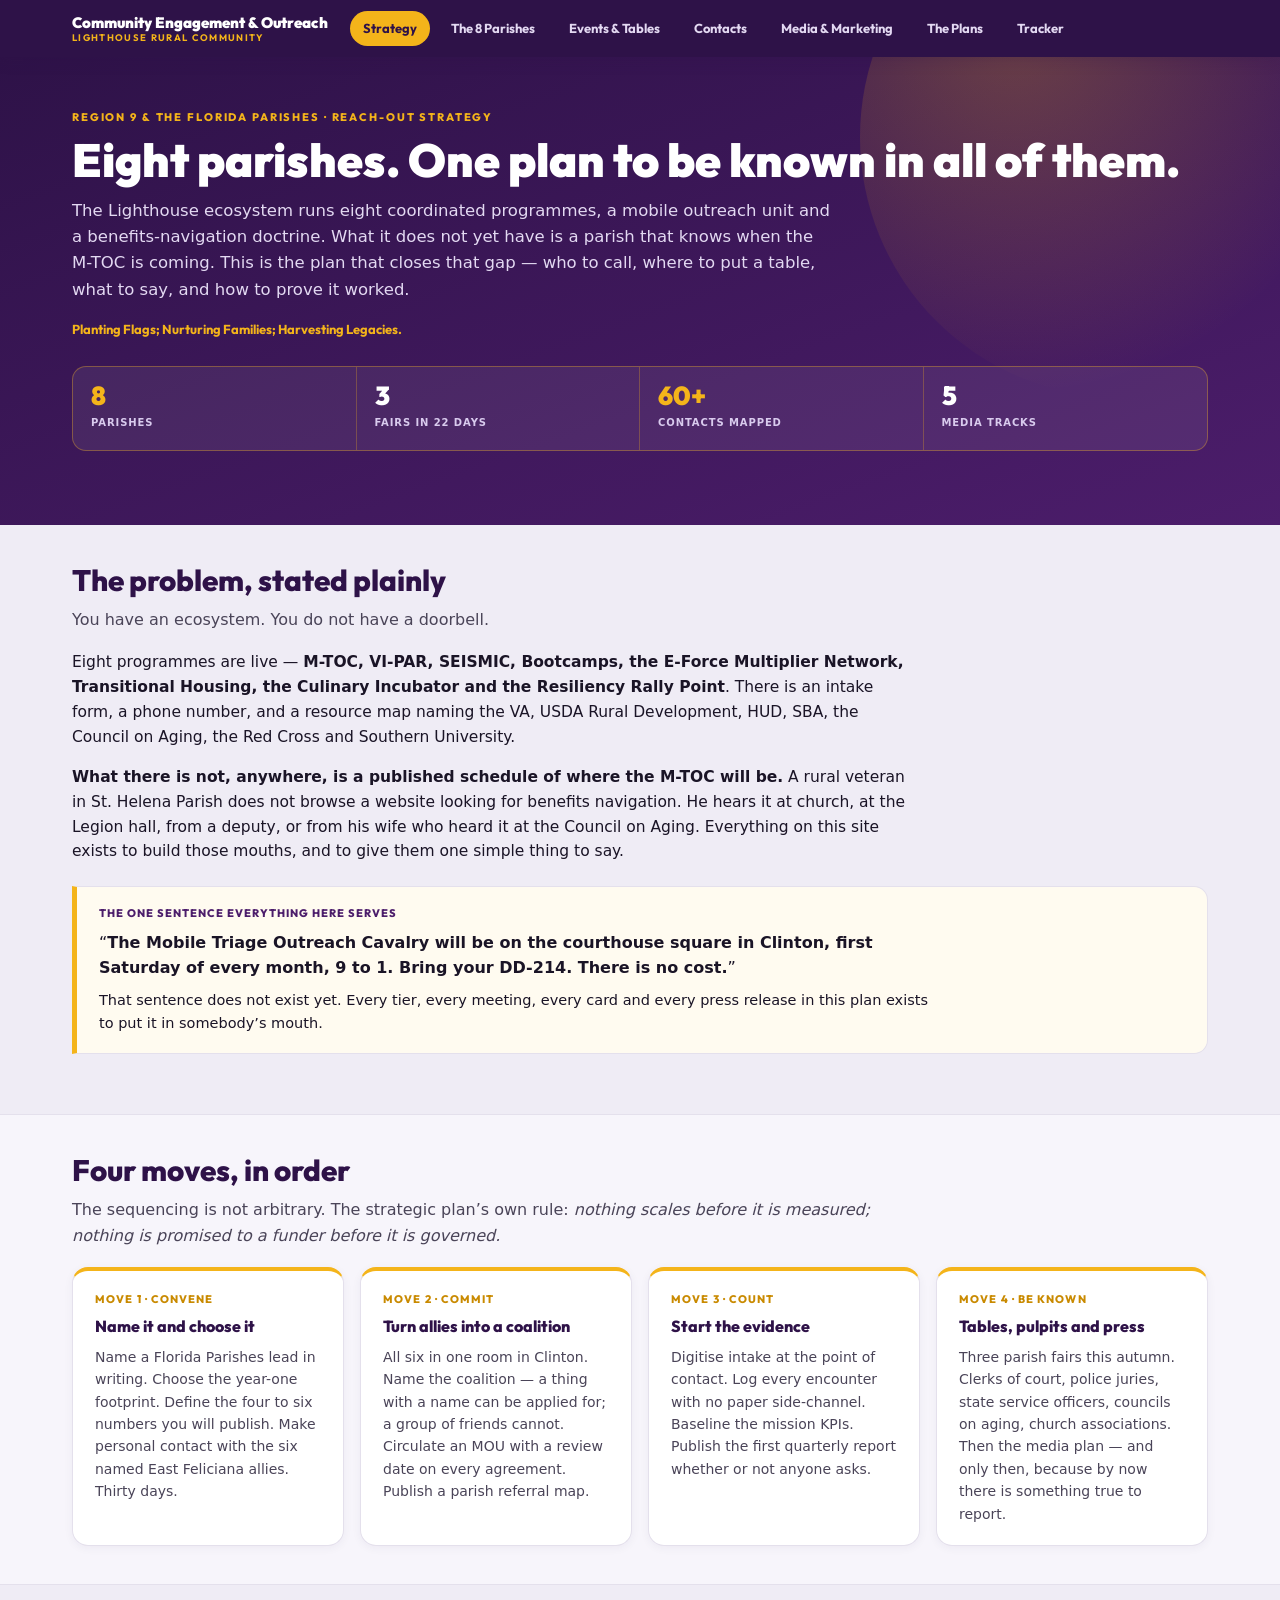
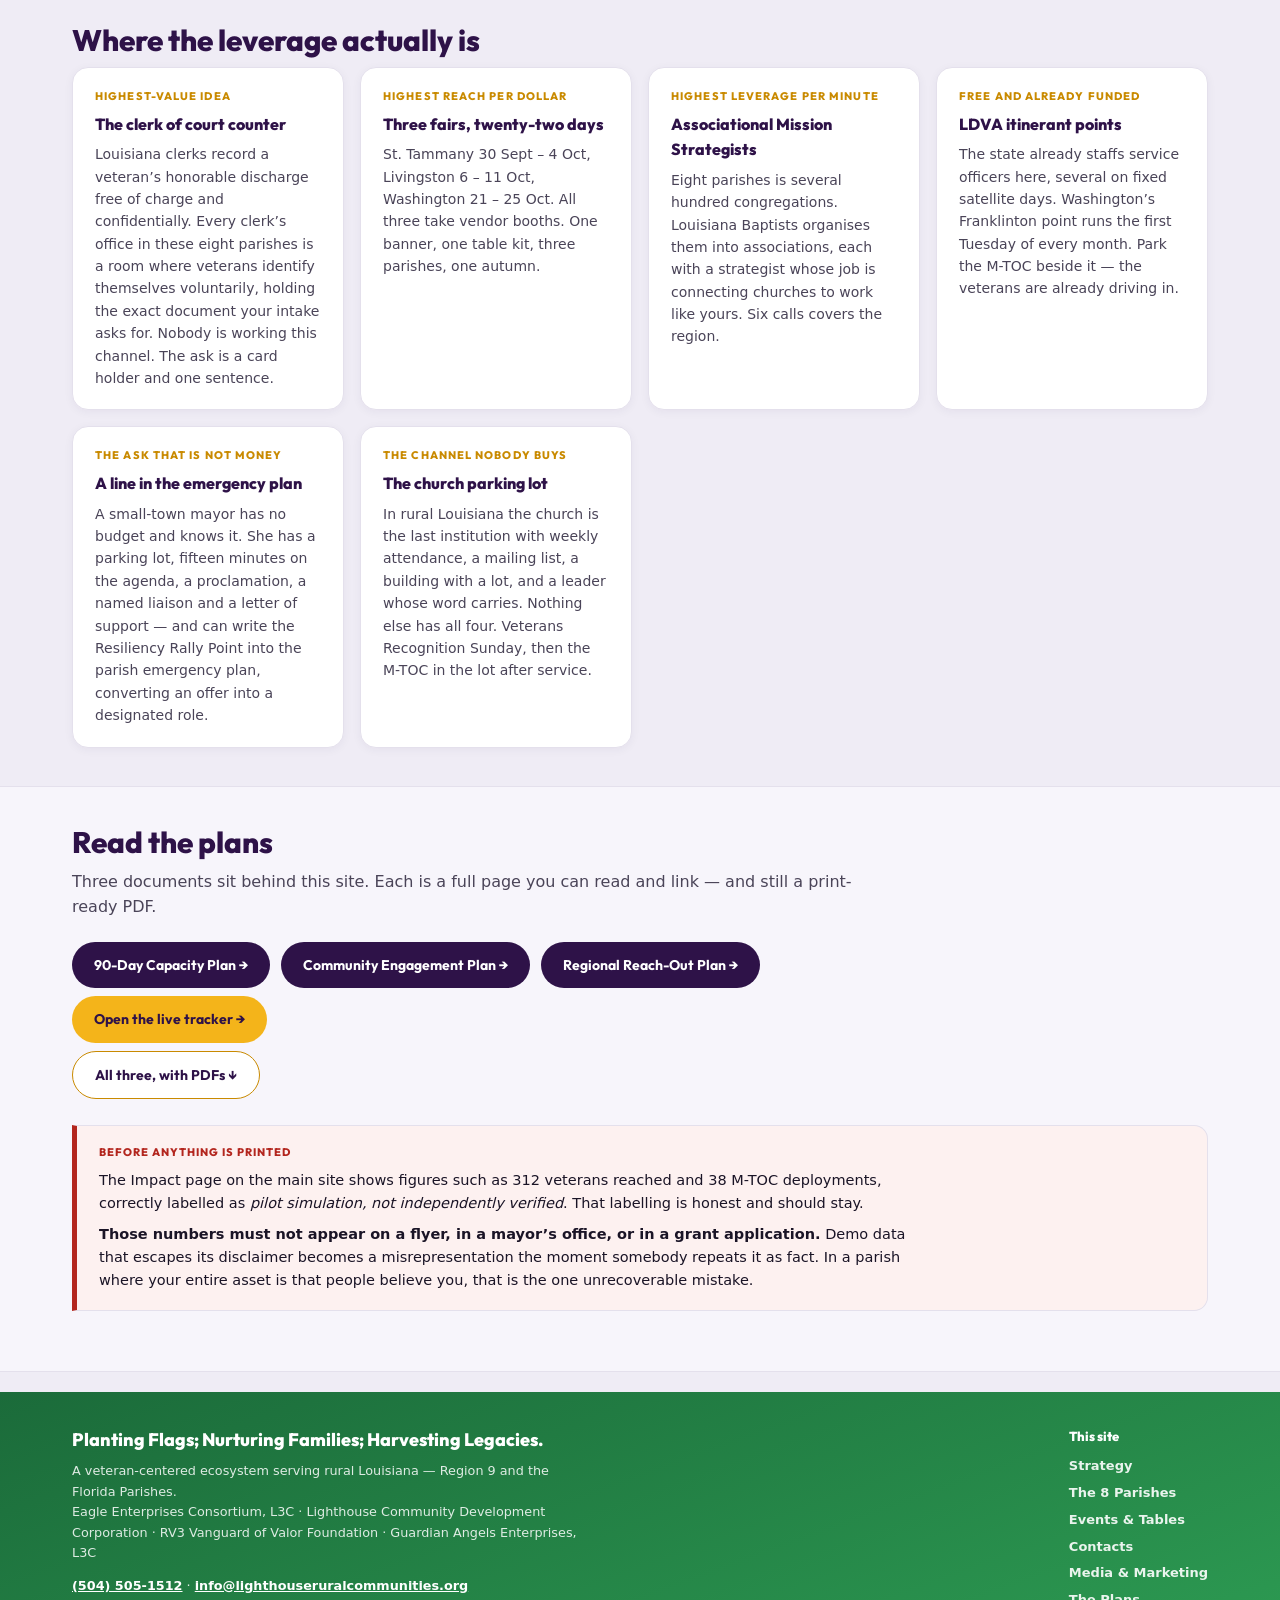
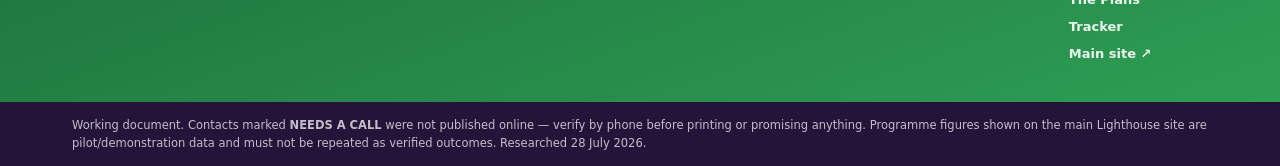
<file: index.html>
<!DOCTYPE html>
<html lang="en"><head>
<meta charset="utf-8"><meta name="viewport" content="width=device-width, initial-scale=1">
<title>Community Engagement &amp; Outreach · Lighthouse Rural Community</title>
<meta name="description" content="Reach-out strategy, event calendar, contact directory, media plan and live tracker for Louisiana Region 9 and the Florida Parishes.">
<link rel="stylesheet" href="css/site.css">
</head><body>
<nav class="nav"><div class="wrap">
  <a class="brand" href="index.html">Community Engagement &amp; Outreach<span>Lighthouse Rural Community</span></a>
  <a class="l on" href="index.html">Strategy</a><a class="l" href="parishes.html">The 8 Parishes</a><a class="l" href="events.html">Events & Tables</a><a class="l" href="contacts.html">Contacts</a><a class="l" href="media.html">Media & Marketing</a><a class="l" href="plans.html">The Plans</a><a class="l" href="tracker.html">Tracker</a>
</div></nav>
<header class="hero"><div class="wrap"><div class="kick">Region 9 &amp; the Florida Parishes &middot; Reach-Out Strategy</div><h1>Eight parishes. One plan to be known in all of them.</h1><p>The Lighthouse ecosystem runs eight coordinated programmes, a mobile outreach unit and a benefits-navigation doctrine. What it does not yet have is a parish that knows when the M-TOC is coming. This is the plan that closes that gap &mdash; who to call, where to put a table, what to say, and how to prove it worked.</p><div class="tag">Planting Flags; Nurturing Families; Harvesting Legacies.</div><div class="stats" style="margin-top:26px;background:rgba(255,255,255,.07);border-color:rgba(244,180,26,.35)"><div style="border-color:rgba(244,180,26,.28)"><b style="color:#F4B41A">8</b><span style="color:#D9CBEE">Parishes</span></div><div style="border-color:rgba(244,180,26,.28)"><b style="color:#fff">3</b><span style="color:#D9CBEE">Fairs in 22 days</span></div><div style="border-color:rgba(244,180,26,.28)"><b style="color:#F4B41A">60+</b><span style="color:#D9CBEE">Contacts mapped</span></div><div style="border-color:rgba(244,180,26,.28)"><b style="color:#fff">5</b><span style="color:#D9CBEE">Media tracks</span></div></div></div></header>
<section class=""><div class="wrap">
<h2>The problem, stated plainly</h2>
<p class="lead">You have an ecosystem. You do not have a doorbell.</p>
<p>Eight programmes are live &mdash; <b>M-TOC, VI-PAR, SEISMIC, Bootcamps, the E-Force Multiplier Network,
Transitional Housing, the Culinary Incubator and the Resiliency Rally Point</b>. There is an intake form, a
phone number, and a resource map naming the VA, USDA Rural Development, HUD, SBA, the Council on Aging, the
Red Cross and Southern University.</p>
<p><b>What there is not, anywhere, is a published schedule of where the M-TOC will be.</b> A rural veteran in
St. Helena Parish does not browse a website looking for benefits navigation. He hears it at church, at the
Legion hall, from a deputy, or from his wife who heard it at the Council on Aging. Everything on this site
exists to build those mouths, and to give them one simple thing to say.</p>
<div class="callout"><div class="k">The one sentence everything here serves</div><p style='font-size:16px'>&ldquo;<b>The Mobile Triage Outreach Cavalry will be on the courthouse square in Clinton, first Saturday of every month, 9 to 1. Bring your DD-214. There is no cost.</b>&rdquo;</p><p>That sentence does not exist yet. Every tier, every meeting, every card and every press release in this plan exists to put it in somebody&rsquo;s mouth.</p></div>
</div></section><section class="alt"><div class="wrap">
<h2>Four moves, in order</h2>
<p class="lead">The sequencing is not arbitrary. The strategic plan&rsquo;s own rule: <i>nothing scales before it is
measured; nothing is promised to a funder before it is governed.</i></p>
<div class="grid"><div class="card gold"><div class="num">Move 1 &middot; Convene</div><h4>Name it and choose it</h4><p>Name a Florida Parishes lead in writing. Choose the year-one footprint. Define the four to six numbers you will publish. Make personal contact with the six named East Feliciana allies. Thirty days.</p></div><div class="card gold"><div class="num">Move 2 &middot; Commit</div><h4>Turn allies into a coalition</h4><p>All six in one room in Clinton. Name the coalition &mdash; a thing with a name can be applied for; a group of friends cannot. Circulate an MOU with a review date on every agreement. Publish a parish referral map.</p></div><div class="card gold"><div class="num">Move 3 &middot; Count</div><h4>Start the evidence</h4><p>Digitise intake at the point of contact. Log every encounter with no paper side-channel. Baseline the mission KPIs. Publish the first quarterly report whether or not anyone asks.</p></div><div class="card gold"><div class="num">Move 4 &middot; Be known</div><h4>Tables, pulpits and press</h4><p>Three parish fairs this autumn. Clerks of court, police juries, state service officers, councils on aging, church associations. Then the media plan &mdash; and only then, because by now there is something true to report.</p></div></div>
</div></section><section class=""><div class="wrap">
<h2>Where the leverage actually is</h2>
<div class="grid"><div class="card "><div class="num">Highest-value idea</div><h4>The clerk of court counter</h4><p>Louisiana clerks record a veteran&rsquo;s honorable discharge free of charge and confidentially. Every clerk&rsquo;s office in these eight parishes is a room where veterans identify themselves voluntarily, holding the exact document your intake asks for. Nobody is working this channel. The ask is a card holder and one sentence.</p></div><div class="card "><div class="num">Highest reach per dollar</div><h4>Three fairs, twenty-two days</h4><p>St. Tammany 30 Sept &ndash; 4 Oct, Livingston 6 &ndash; 11 Oct, Washington 21 &ndash; 25 Oct. All three take vendor booths. One banner, one table kit, three parishes, one autumn.</p></div><div class="card "><div class="num">Highest leverage per minute</div><h4>Associational Mission Strategists</h4><p>Eight parishes is several hundred congregations. Louisiana Baptists organises them into associations, each with a strategist whose job is connecting churches to work like yours. Six calls covers the region.</p></div><div class="card "><div class="num">Free and already funded</div><h4>LDVA itinerant points</h4><p>The state already staffs service officers here, several on fixed satellite days. Washington&rsquo;s Franklinton point runs the first Tuesday of every month. Park the M-TOC beside it &mdash; the veterans are already driving in.</p></div><div class="card "><div class="num">The ask that is not money</div><h4>A line in the emergency plan</h4><p>A small-town mayor has no budget and knows it. She has a parking lot, fifteen minutes on the agenda, a proclamation, a named liaison and a letter of support &mdash; and can write the Resiliency Rally Point into the parish emergency plan, converting an offer into a designated role.</p></div><div class="card "><div class="num">The channel nobody buys</div><h4>The church parking lot</h4><p>In rural Louisiana the church is the last institution with weekly attendance, a mailing list, a building with a lot, and a leader whose word carries. Nothing else has all four. Veterans Recognition Sunday, then the M-TOC in the lot after service.</p></div></div>
</div></section><section class="alt"><div class="wrap">
<h2>Read the plans</h2>
<p class="lead">Three documents sit behind this site. Each is a full page you can read and link &mdash; and still a print-ready PDF.</p>
<p>
<a class="btn" href="plan-90-day.html">90-Day Capacity Plan &rarr;</a>
<a class="btn" href="plan-engagement.html">Community Engagement Plan &rarr;</a>
<a class="btn" href="plan-regional.html">Regional Reach-Out Plan &rarr;</a>
<a class="btn gold" href="tracker.html">Open the live tracker &rarr;</a>
<br><a class="btn alt" href="plans.html">All three, with PDFs &darr;</a>
</p>
<div class="callout warn"><div class="k">Before anything is printed</div><p>The Impact page on the main site shows figures such as 312 veterans reached and 38 M-TOC deployments, correctly labelled as <i>pilot simulation, not independently verified</i>. That labelling is honest and should stay.</p><p><b>Those numbers must not appear on a flyer, in a mayor&rsquo;s office, or in a grant application.</b> Demo data that escapes its disclaimer becomes a misrepresentation the moment somebody repeats it as fact. In a parish where your entire asset is that people believe you, that is the one unrecoverable mistake.</p></div>
</div></section>
<footer><div class="wrap">
  <div><div class="t">Planting Flags; Nurturing Families; Harvesting Legacies.</div>
    <div class="s">A veteran-centered ecosystem serving rural Louisiana &mdash; Region 9 and the Florida Parishes.<br>
    Eagle Enterprises Consortium, L3C &middot; Lighthouse Community Development Corporation &middot;
    RV3 Vanguard of Valor Foundation &middot; Guardian Angels Enterprises, L3C</div>
    <div class="s" style="margin-top:12px"><a href="tel:5045051512">(504) 505-1512</a> &middot;
    <a href="mailto:info@lighthouseruralcommunities.org">info@lighthouseruralcommunities.org</a></div></div>
  <div class="fnav"><div class="t" style="font-size:13px">This site</div><a href="index.html">Strategy</a><a href="parishes.html">The 8 Parishes</a><a href="events.html">Events & Tables</a><a href="contacts.html">Contacts</a><a href="media.html">Media & Marketing</a><a href="plans.html">The Plans</a><a href="tracker.html">Tracker</a><a href="https://www.lighthouseruralcommunities.org" target="_blank" rel="noopener">Main site &#8599;</a></div>
</div></footer>
<div class="disclaim"><div class="wrap">Working document. Contacts marked <b>NEEDS A CALL</b> were not published
online &mdash; verify by phone before printing or promising anything. Programme figures shown on the main
Lighthouse site are pilot/demonstration data and must not be repeated as verified outcomes.
Researched 28 July 2026.</div></div>
</body></html>
</file>
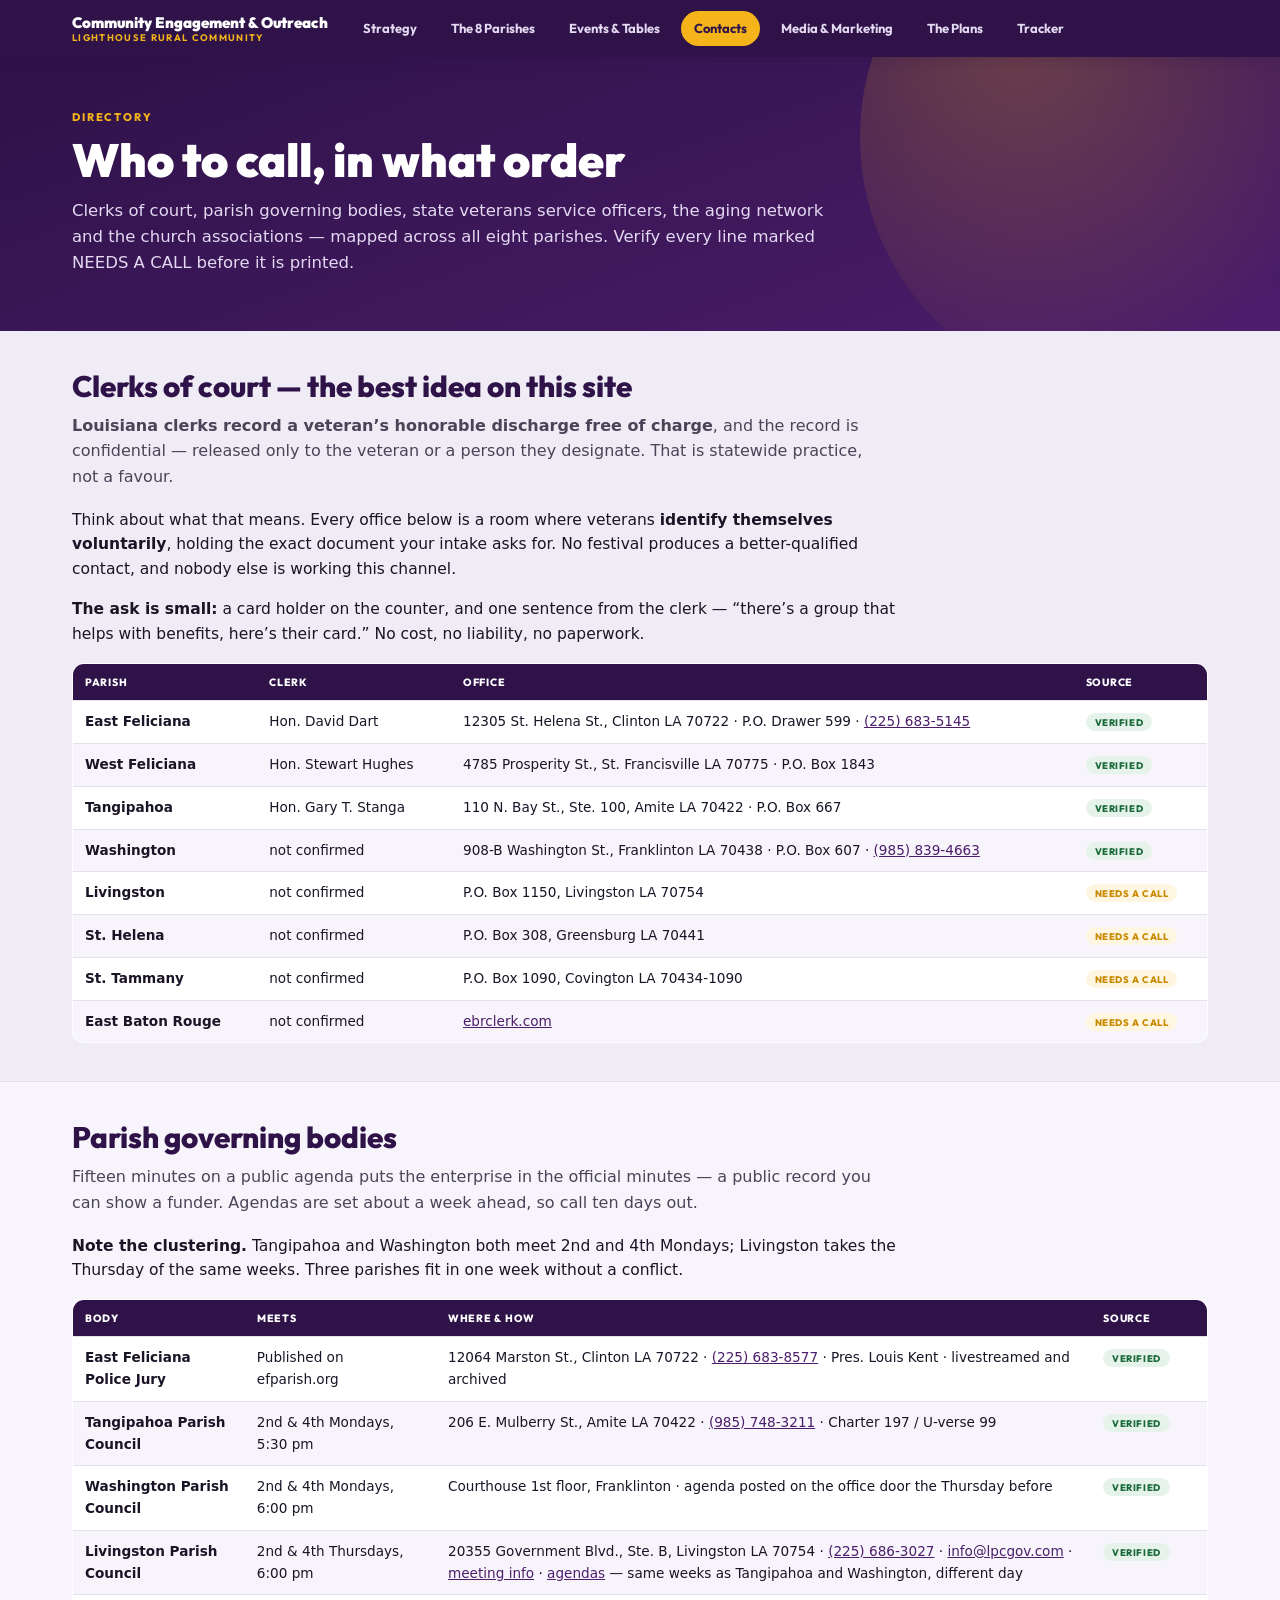
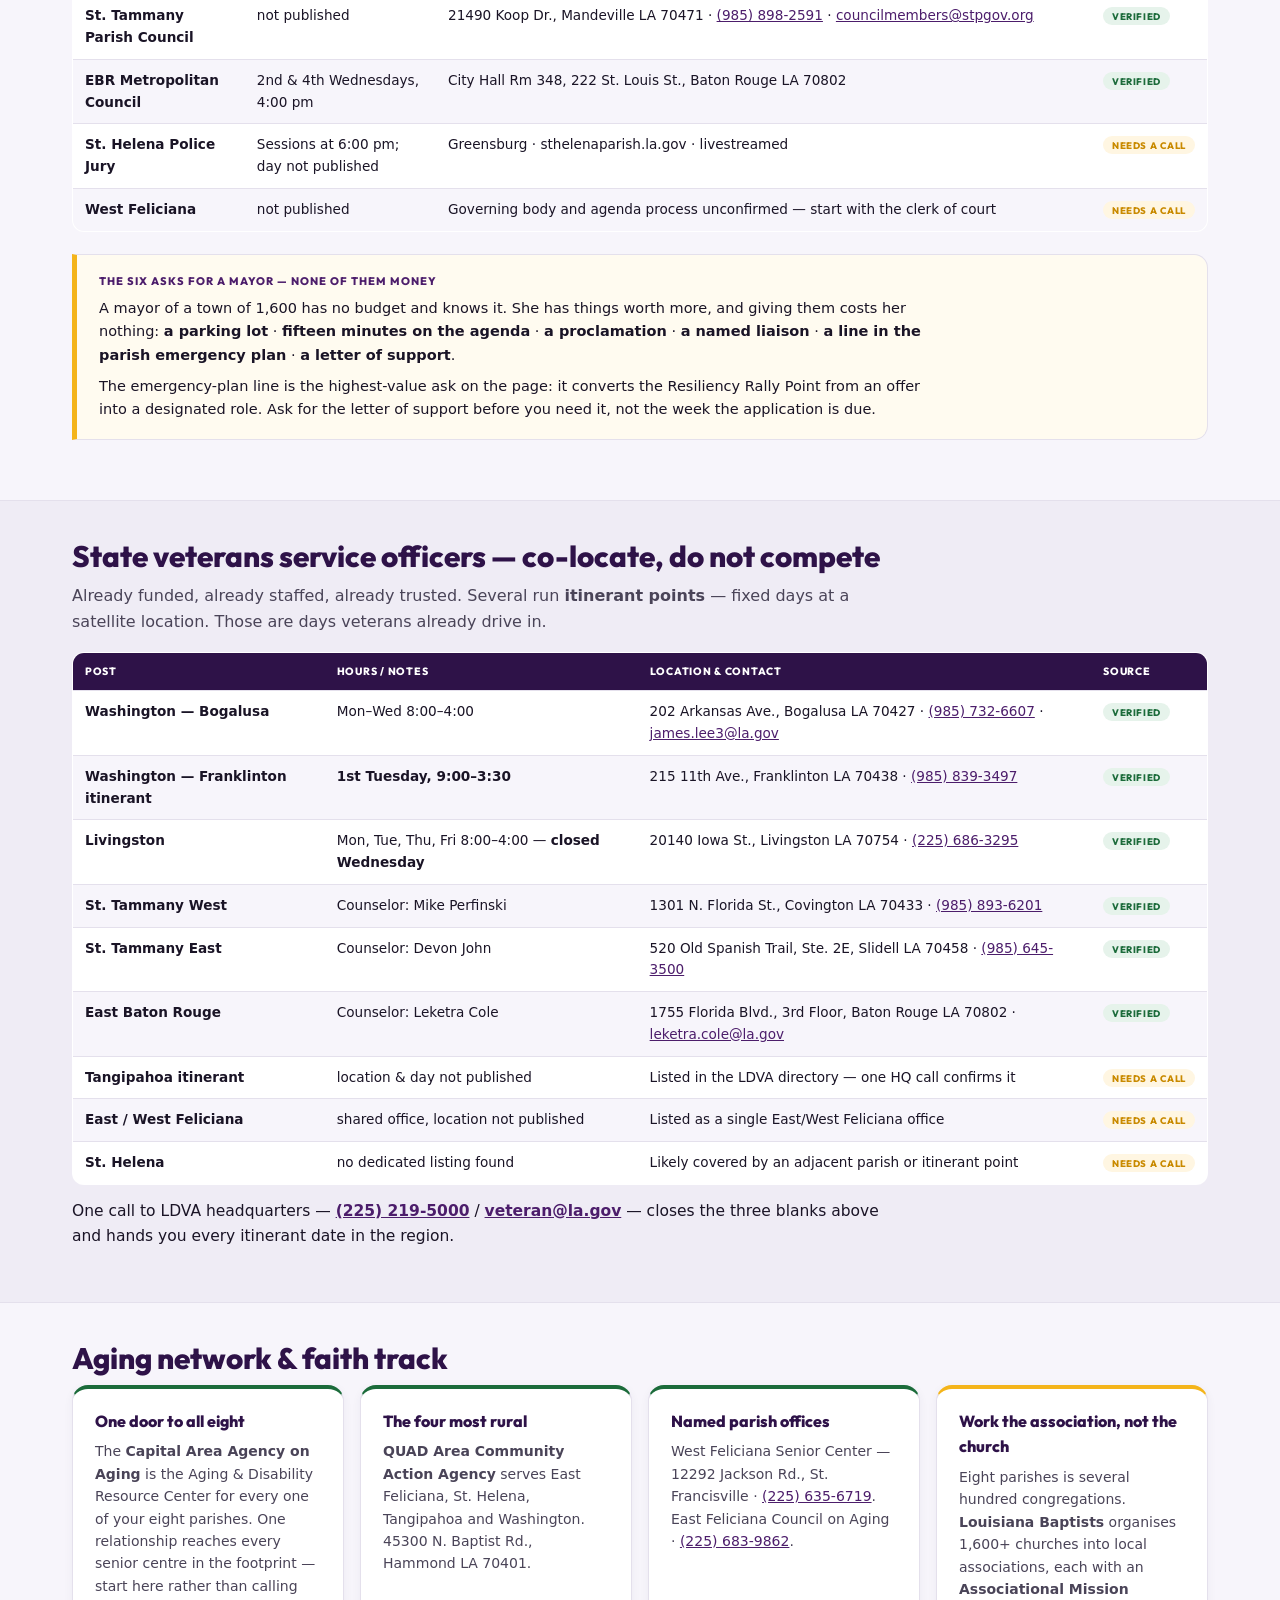
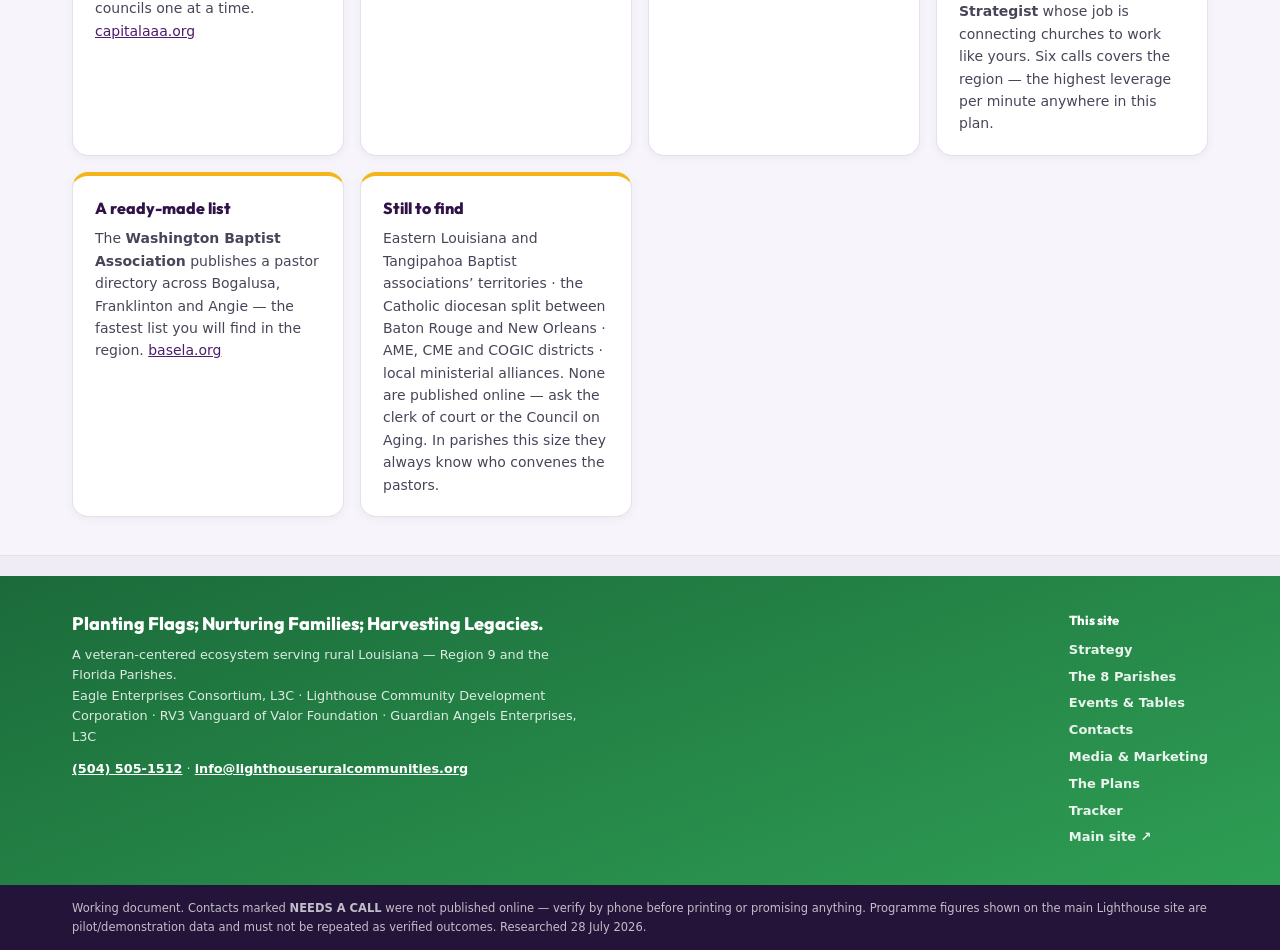
<file: contacts.html>
<!DOCTYPE html>
<html lang="en"><head>
<meta charset="utf-8"><meta name="viewport" content="width=device-width, initial-scale=1">
<title>Contacts Directory · Community Engagement & Outreach</title>
<meta name="description" content="Clerks of court, parish councils, LDVA service offices, aging network and faith associations across the eight parishes.">
<link rel="stylesheet" href="css/site.css">
</head><body>
<nav class="nav"><div class="wrap">
  <a class="brand" href="index.html">Community Engagement &amp; Outreach<span>Lighthouse Rural Community</span></a>
  <a class="l" href="index.html">Strategy</a><a class="l" href="parishes.html">The 8 Parishes</a><a class="l" href="events.html">Events & Tables</a><a class="l on" href="contacts.html">Contacts</a><a class="l" href="media.html">Media & Marketing</a><a class="l" href="plans.html">The Plans</a><a class="l" href="tracker.html">Tracker</a>
</div></nav>
<header class="hero"><div class="wrap"><div class="kick">Directory</div><h1>Who to call, in what order</h1><p>Clerks of court, parish governing bodies, state veterans service officers, the aging network and the church associations &mdash; mapped across all eight parishes. Verify every line marked NEEDS A CALL before it is printed.</p></div></header>
<section class=""><div class="wrap">
<h2>Clerks of court &mdash; the best idea on this site</h2>
<p class="lead"><b>Louisiana clerks record a veteran&rsquo;s honorable discharge free of charge</b>, and the record is
confidential &mdash; released only to the veteran or a person they designate. That is statewide practice, not a favour.</p>
<p>Think about what that means. Every office below is a room where veterans <b>identify themselves voluntarily</b>,
holding the exact document your intake asks for. No festival produces a better-qualified contact, and nobody
else is working this channel.</p>
<p><b>The ask is small:</b> a card holder on the counter, and one sentence from the clerk &mdash; &ldquo;there&rsquo;s a group
that helps with benefits, here&rsquo;s their card.&rdquo; No cost, no liability, no paperwork.</p>
<div class="scroll"><table class="tbl"><thead><tr><th>Parish</th><th>Clerk</th><th>Office</th><th>Source</th></tr></thead><tbody><tr><td><b>East Feliciana</b></td><td>Hon. David Dart</td><td>12305 St. Helena St., Clinton LA 70722 &middot; P.O. Drawer 599 &middot; <a href="tel:2256835145">(225) 683-5145</a></td><td><span class="pill v">verified</span></td></tr><tr><td><b>West Feliciana</b></td><td>Hon. Stewart Hughes</td><td>4785 Prosperity St., St. Francisville LA 70775 &middot; P.O. Box 1843</td><td><span class="pill v">verified</span></td></tr><tr><td><b>Tangipahoa</b></td><td>Hon. Gary T. Stanga</td><td>110 N. Bay St., Ste. 100, Amite LA 70422 &middot; P.O. Box 667</td><td><span class="pill v">verified</span></td></tr><tr><td><b>Washington</b></td><td>not confirmed</td><td>908-B Washington St., Franklinton LA 70438 &middot; P.O. Box 607 &middot; <a href="tel:9858394663">(985) 839-4663</a></td><td><span class="pill v">verified</span></td></tr><tr><td><b>Livingston</b></td><td>not confirmed</td><td>P.O. Box 1150, Livingston LA 70754</td><td><span class="pill c">needs a call</span></td></tr><tr><td><b>St. Helena</b></td><td>not confirmed</td><td>P.O. Box 308, Greensburg LA 70441</td><td><span class="pill c">needs a call</span></td></tr><tr><td><b>St. Tammany</b></td><td>not confirmed</td><td>P.O. Box 1090, Covington LA 70434-1090</td><td><span class="pill c">needs a call</span></td></tr><tr><td><b>East Baton Rouge</b></td><td>not confirmed</td><td><a href="https://www.ebrclerk.com/" target="_blank" rel="noopener">ebrclerk.com</a></td><td><span class="pill c">needs a call</span></td></tr></tbody></table></div>
</div></section><section class="alt"><div class="wrap">
<h2>Parish governing bodies</h2>
<p class="lead">Fifteen minutes on a public agenda puts the enterprise in the official minutes &mdash; a public
record you can show a funder. Agendas are set about a week ahead, so call ten days out.</p>
<p><b>Note the clustering.</b> Tangipahoa and Washington both meet 2nd and 4th Mondays; Livingston takes the
Thursday of the same weeks. Three parishes fit in one week without a conflict.</p>
<div class="scroll"><table class="tbl"><thead><tr><th>Body</th><th>Meets</th><th>Where &amp; how</th><th>Source</th></tr></thead><tbody><tr><td><b>East Feliciana Police Jury</b></td><td>Published on efparish.org</td><td>12064 Marston St., Clinton LA 70722 &middot; <a href="tel:2256838577">(225) 683-8577</a> &middot; Pres. Louis Kent &middot; livestreamed and archived</td><td><span class="pill v">verified</span></td></tr><tr><td><b>Tangipahoa Parish Council</b></td><td>2nd &amp; 4th Mondays, 5:30 pm</td><td>206 E. Mulberry St., Amite LA 70422 &middot; <a href="tel:9857483211">(985) 748-3211</a> &middot; Charter 197 / U-verse 99</td><td><span class="pill v">verified</span></td></tr><tr><td><b>Washington Parish Council</b></td><td>2nd &amp; 4th Mondays, 6:00 pm</td><td>Courthouse 1st floor, Franklinton &middot; agenda posted on the office door the Thursday before</td><td><span class="pill v">verified</span></td></tr><tr><td><b>Livingston Parish Council</b></td><td>2nd &amp; 4th Thursdays, 6:00 pm</td><td>20355 Government Blvd., Ste. B, Livingston LA 70754 &middot; <a href="tel:2256863027">(225) 686-3027</a> &middot; <a href="mailto:info@lpcgov.com">info@lpcgov.com</a> &middot; <a href="https://www.livingstonparishcouncil.com/172/Meeting-Information" target="_blank" rel="noopener">meeting info</a> &middot; <a href="https://www.livingstonparishcouncil.com/agendacenter" target="_blank" rel="noopener">agendas</a> &mdash; same weeks as Tangipahoa and Washington, different day</td><td><span class="pill v">verified</span></td></tr><tr><td><b>St. Tammany Parish Council</b></td><td>not published</td><td>21490 Koop Dr., Mandeville LA 70471 &middot; <a href="tel:9858982591">(985) 898-2591</a> &middot; <a href="mailto:councilmembers@stpgov.org">councilmembers@stpgov.org</a></td><td><span class="pill v">verified</span></td></tr><tr><td><b>EBR Metropolitan Council</b></td><td>2nd &amp; 4th Wednesdays, 4:00 pm</td><td>City Hall Rm 348, 222 St. Louis St., Baton Rouge LA 70802</td><td><span class="pill v">verified</span></td></tr><tr><td><b>St. Helena Police Jury</b></td><td>Sessions at 6:00 pm; day not published</td><td>Greensburg &middot; sthelenaparish.la.gov &middot; livestreamed</td><td><span class="pill c">needs a call</span></td></tr><tr><td><b>West Feliciana</b></td><td>not published</td><td>Governing body and agenda process unconfirmed &mdash; start with the clerk of court</td><td><span class="pill c">needs a call</span></td></tr></tbody></table></div>
<div class="callout"><div class="k">The six asks for a mayor &mdash; none of them money</div><p>A mayor of a town of 1,600 has no budget and knows it. She has things worth more, and giving them costs her nothing: <b>a parking lot</b> &middot; <b>fifteen minutes on the agenda</b> &middot; <b>a proclamation</b> &middot; <b>a named liaison</b> &middot; <b>a line in the parish emergency plan</b> &middot; <b>a letter of support</b>.</p><p>The emergency-plan line is the highest-value ask on the page: it converts the Resiliency Rally Point from an offer into a designated role. Ask for the letter of support before you need it, not the week the application is due.</p></div>
</div></section><section class=""><div class="wrap">
<h2>State veterans service officers &mdash; co-locate, do not compete</h2>
<p class="lead">Already funded, already staffed, already trusted. Several run <b>itinerant points</b> &mdash; fixed
days at a satellite location. Those are days veterans already drive in.</p>
<div class="scroll"><table class="tbl"><thead><tr><th>Post</th><th>Hours / notes</th><th>Location &amp; contact</th><th>Source</th></tr></thead><tbody><tr><td><b>Washington &mdash; Bogalusa</b></td><td>Mon&ndash;Wed 8:00&ndash;4:00</td><td>202 Arkansas Ave., Bogalusa LA 70427 &middot; <a href="tel:9857326607">(985) 732-6607</a> &middot; <a href="mailto:james.lee3@la.gov">james.lee3@la.gov</a></td><td><span class="pill v">verified</span></td></tr><tr><td><b>Washington &mdash; Franklinton itinerant</b></td><td><b>1st Tuesday, 9:00&ndash;3:30</b></td><td>215 11th Ave., Franklinton LA 70438 &middot; <a href="tel:9858393497">(985) 839-3497</a></td><td><span class="pill v">verified</span></td></tr><tr><td><b>Livingston</b></td><td>Mon, Tue, Thu, Fri 8:00&ndash;4:00 &mdash; <b>closed Wednesday</b></td><td>20140 Iowa St., Livingston LA 70754 &middot; <a href="tel:2256863295">(225) 686-3295</a></td><td><span class="pill v">verified</span></td></tr><tr><td><b>St. Tammany West</b></td><td>Counselor: Mike Perfinski</td><td>1301 N. Florida St., Covington LA 70433 &middot; <a href="tel:9858936201">(985) 893-6201</a></td><td><span class="pill v">verified</span></td></tr><tr><td><b>St. Tammany East</b></td><td>Counselor: Devon John</td><td>520 Old Spanish Trail, Ste. 2E, Slidell LA 70458 &middot; <a href="tel:9856453500">(985) 645-3500</a></td><td><span class="pill v">verified</span></td></tr><tr><td><b>East Baton Rouge</b></td><td>Counselor: Leketra Cole</td><td>1755 Florida Blvd., 3rd Floor, Baton Rouge LA 70802 &middot; <a href="mailto:leketra.cole@la.gov">leketra.cole@la.gov</a></td><td><span class="pill v">verified</span></td></tr><tr><td><b>Tangipahoa itinerant</b></td><td>location &amp; day not published</td><td>Listed in the LDVA directory &mdash; one HQ call confirms it</td><td><span class="pill c">needs a call</span></td></tr><tr><td><b>East / West Feliciana</b></td><td>shared office, location not published</td><td>Listed as a single East/West Feliciana office</td><td><span class="pill c">needs a call</span></td></tr><tr><td><b>St. Helena</b></td><td>no dedicated listing found</td><td>Likely covered by an adjacent parish or itinerant point</td><td><span class="pill c">needs a call</span></td></tr></tbody></table></div>
<p style="margin-top:14px">One call to LDVA headquarters &mdash; <b><a href="tel:2252195000">(225) 219-5000</a></b> /
<b><a href="mailto:veteran@la.gov">veteran@la.gov</a></b> &mdash; closes the three blanks above and hands you every
itinerant date in the region.</p>
</div></section><section class="alt"><div class="wrap">
<h2>Aging network &amp; faith track</h2>
<div class="grid">
<div class="card green"><h4>One door to all eight</h4>
<p>The <b>Capital Area Agency on Aging</b> is the Aging &amp; Disability Resource Center for every one of your eight
parishes. One relationship reaches every senior centre in the footprint &mdash; start here rather than calling
councils one at a time. <a href="https://www.capitalaaa.org/services-by-parish/" target="_blank" rel="noopener">capitalaaa.org</a></p></div>
<div class="card green"><h4>The four most rural</h4>
<p><b>QUAD Area Community Action Agency</b> serves East Feliciana, St. Helena, Tangipahoa and Washington.
45300 N. Baptist Rd., Hammond LA 70401.</p></div>
<div class="card green"><h4>Named parish offices</h4>
<p>West Feliciana Senior Center &mdash; 12292 Jackson Rd., St. Francisville &middot;
<a href="tel:2256356719">(225) 635-6719</a>.<br>
East Feliciana Council on Aging &middot; <a href="tel:2256839862">(225) 683-9862</a>.</p></div>
<div class="card gold"><h4>Work the association, not the church</h4>
<p>Eight parishes is several hundred congregations. <b>Louisiana Baptists</b> organises 1,600+ churches into local
associations, each with an <b>Associational Mission Strategist</b> whose job is connecting churches to work like
yours. Six calls covers the region &mdash; the highest leverage per minute anywhere in this plan.</p></div>
<div class="card gold"><h4>A ready-made list</h4>
<p>The <b>Washington Baptist Association</b> publishes a pastor directory across Bogalusa, Franklinton and Angie &mdash;
the fastest list you will find in the region. <a href="https://basela.org/washington-baptist-association/" target="_blank" rel="noopener">basela.org</a></p></div>
<div class="card gold"><h4>Still to find</h4>
<p>Eastern Louisiana and Tangipahoa Baptist associations&rsquo; territories &middot; the Catholic diocesan split between
Baton Rouge and New Orleans &middot; AME, CME and COGIC districts &middot; local ministerial alliances. None are published
online &mdash; ask the clerk of court or the Council on Aging. In parishes this size they always know who convenes
the pastors.</p></div>
</div>
</div></section>
<footer><div class="wrap">
  <div><div class="t">Planting Flags; Nurturing Families; Harvesting Legacies.</div>
    <div class="s">A veteran-centered ecosystem serving rural Louisiana &mdash; Region 9 and the Florida Parishes.<br>
    Eagle Enterprises Consortium, L3C &middot; Lighthouse Community Development Corporation &middot;
    RV3 Vanguard of Valor Foundation &middot; Guardian Angels Enterprises, L3C</div>
    <div class="s" style="margin-top:12px"><a href="tel:5045051512">(504) 505-1512</a> &middot;
    <a href="mailto:info@lighthouseruralcommunities.org">info@lighthouseruralcommunities.org</a></div></div>
  <div class="fnav"><div class="t" style="font-size:13px">This site</div><a href="index.html">Strategy</a><a href="parishes.html">The 8 Parishes</a><a href="events.html">Events & Tables</a><a href="contacts.html">Contacts</a><a href="media.html">Media & Marketing</a><a href="plans.html">The Plans</a><a href="tracker.html">Tracker</a><a href="https://www.lighthouseruralcommunities.org" target="_blank" rel="noopener">Main site &#8599;</a></div>
</div></footer>
<div class="disclaim"><div class="wrap">Working document. Contacts marked <b>NEEDS A CALL</b> were not published
online &mdash; verify by phone before printing or promising anything. Programme figures shown on the main
Lighthouse site are pilot/demonstration data and must not be repeated as verified outcomes.
Researched 28 July 2026.</div></div>
</body></html>
</file>
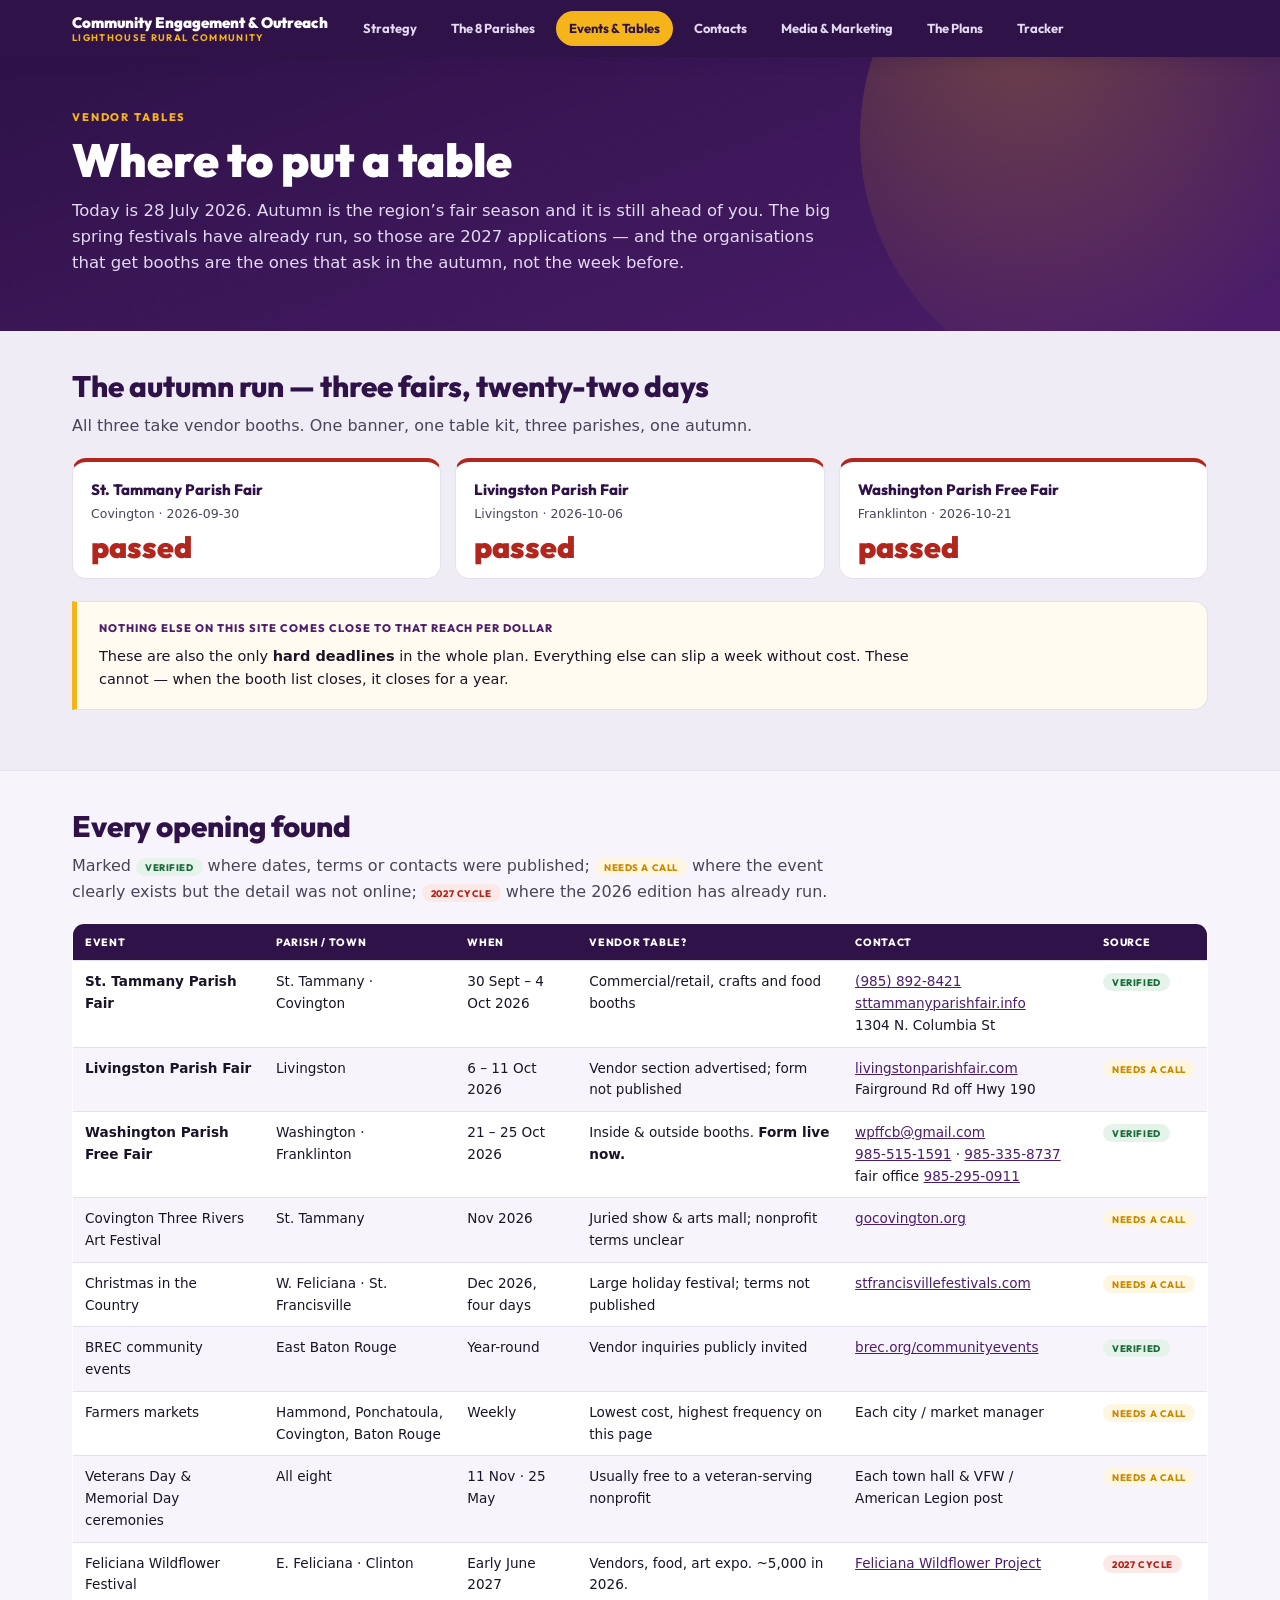
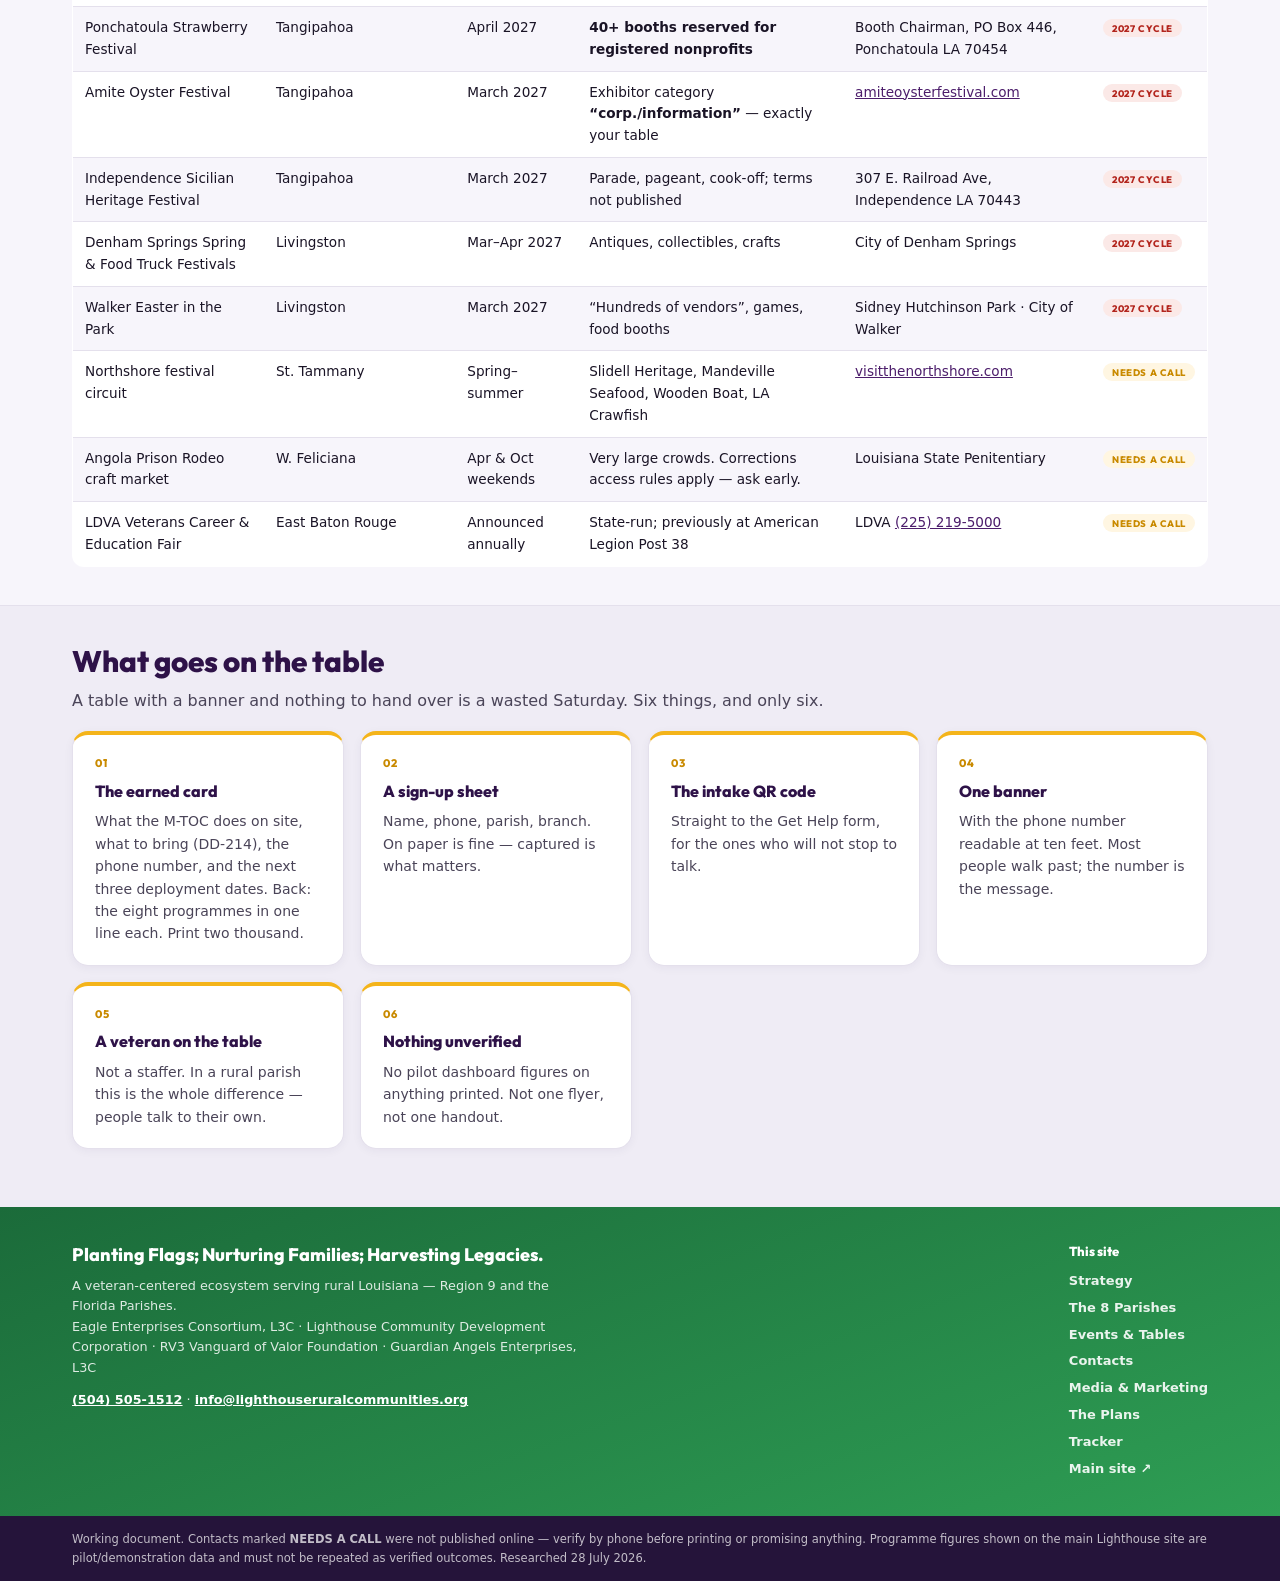
<file: events.html>
<!DOCTYPE html>
<html lang="en"><head>
<meta charset="utf-8"><meta name="viewport" content="width=device-width, initial-scale=1">
<title>Events & Vendor Tables · Community Engagement & Outreach</title>
<meta name="description" content="Every public event across Region 9 and the Florida Parishes where a vendor table can reach veterans, with dates, contacts and vendor terms.">
<link rel="stylesheet" href="css/site.css">
</head><body>
<nav class="nav"><div class="wrap">
  <a class="brand" href="index.html">Community Engagement &amp; Outreach<span>Lighthouse Rural Community</span></a>
  <a class="l" href="index.html">Strategy</a><a class="l" href="parishes.html">The 8 Parishes</a><a class="l on" href="events.html">Events & Tables</a><a class="l" href="contacts.html">Contacts</a><a class="l" href="media.html">Media & Marketing</a><a class="l" href="plans.html">The Plans</a><a class="l" href="tracker.html">Tracker</a>
</div></nav>
<header class="hero"><div class="wrap"><div class="kick">Vendor tables</div><h1>Where to put a table</h1><p>Today is 28 July 2026. Autumn is the region&rsquo;s fair season and it is still ahead of you. The big spring festivals have already run, so those are 2027 applications &mdash; and the organisations that get booths are the ones that ask in the autumn, not the week before.</p></div></header>
<section class=""><div class="wrap">
<h2>The autumn run &mdash; three fairs, twenty-two days</h2>
<p class="lead">All three take vendor booths. One banner, one table kit, three parishes, one autumn.</p>
<div class="cds" id="cds"></div>
<script>
const D=[["St. Tammany Parish Fair","Covington","2026-09-30"],["Livingston Parish Fair","Livingston","2026-10-06"],["Washington Parish Free Fair","Franklinton","2026-10-21"]];
document.getElementById("cds").innerHTML=D.map(([t,p,d])=>{
 const n=Math.ceil((new Date(d+"T00:00:00")-new Date(new Date().toDateString()))/864e5);
 return `<div class="cd"><div class="t">${t}</div><div class="w">${p} &middot; ${d}</div>
 <div class="n">${n<0?"passed":n}${n<0?"":' <small>days away</small>'}</div></div>`;}).join("");
</script>
<div class="callout"><div class="k">Nothing else on this site comes close to that reach per dollar</div><p>These are also the only <b>hard deadlines</b> in the whole plan. Everything else can slip a week without cost. These cannot &mdash; when the booth list closes, it closes for a year.</p></div>
</div></section><section class="alt"><div class="wrap">
<h2>Every opening found</h2>
<p class="lead">Marked <span class="pill v">verified</span> where dates, terms or contacts were published;
<span class="pill c">needs a call</span> where the event clearly exists but the detail was not online;
<span class="pill p">2027 cycle</span> where the 2026 edition has already run.</p>
<div class="scroll"><table class="tbl"><thead><tr><th>Event</th><th>Parish / town</th><th>When</th><th>Vendor table?</th><th>Contact</th><th>Source</th></tr></thead><tbody><tr><td><b>St. Tammany Parish Fair</b></td><td>St. Tammany &middot; Covington</td><td>30 Sept &ndash; 4 Oct 2026</td><td>Commercial/retail, crafts and food booths</td><td><a href="tel:9858928421">(985) 892-8421</a><br><a href="https://sttammanyparishfair.info" target="_blank" rel="noopener">sttammanyparishfair.info</a><br>1304 N. Columbia St</td><td><span class="pill v">verified</span></td></tr><tr><td><b>Livingston Parish Fair</b></td><td>Livingston</td><td>6 &ndash; 11 Oct 2026</td><td>Vendor section advertised; form not published</td><td><a href="https://livingstonparishfair.com" target="_blank" rel="noopener">livingstonparishfair.com</a><br>Fairground Rd off Hwy 190</td><td><span class="pill c">needs a call</span></td></tr><tr><td><b>Washington Parish Free Fair</b></td><td>Washington &middot; Franklinton</td><td>21 &ndash; 25 Oct 2026</td><td>Inside &amp; outside booths. <b>Form live now.</b></td><td><a href="mailto:wpffcb@gmail.com">wpffcb@gmail.com</a><br><a href="tel:9855151591">985-515-1591</a> &middot; <a href="tel:9853358737">985-335-8737</a><br>fair office <a href="tel:9852950911">985-295-0911</a></td><td><span class="pill v">verified</span></td></tr><tr><td>Covington Three Rivers Art Festival</td><td>St. Tammany</td><td>Nov 2026</td><td>Juried show &amp; arts mall; nonprofit terms unclear</td><td><a href="https://www.gocovington.org/events" target="_blank" rel="noopener">gocovington.org</a></td><td><span class="pill c">needs a call</span></td></tr><tr><td>Christmas in the Country</td><td>W. Feliciana &middot; St. Francisville</td><td>Dec 2026, four days</td><td>Large holiday festival; terms not published</td><td><a href="http://stfrancisvillefestivals.com" target="_blank" rel="noopener">stfrancisvillefestivals.com</a></td><td><span class="pill c">needs a call</span></td></tr><tr><td>BREC community events</td><td>East Baton Rouge</td><td>Year-round</td><td>Vendor inquiries publicly invited</td><td><a href="https://www.brec.org/communityevents" target="_blank" rel="noopener">brec.org/communityevents</a></td><td><span class="pill v">verified</span></td></tr><tr><td>Farmers markets</td><td>Hammond, Ponchatoula, Covington, Baton Rouge</td><td>Weekly</td><td>Lowest cost, highest frequency on this page</td><td>Each city / market manager</td><td><span class="pill c">needs a call</span></td></tr><tr><td>Veterans Day &amp; Memorial Day ceremonies</td><td>All eight</td><td>11 Nov &middot; 25 May</td><td>Usually free to a veteran-serving nonprofit</td><td>Each town hall &amp; VFW / American Legion post</td><td><span class="pill c">needs a call</span></td></tr><tr><td>Feliciana Wildflower Festival</td><td>E. Feliciana &middot; Clinton</td><td>Early June 2027</td><td>Vendors, food, art expo. ~5,000 in 2026.</td><td><a href="https://www.facebook.com/FelicianaWildflowerProject" target="_blank" rel="noopener">Feliciana Wildflower Project</a></td><td><span class="pill p">2027 cycle</span></td></tr><tr><td>Ponchatoula Strawberry Festival</td><td>Tangipahoa</td><td>April 2027</td><td><b>40+ booths reserved for registered nonprofits</b></td><td>Booth Chairman, PO Box 446,<br>Ponchatoula LA 70454</td><td><span class="pill p">2027 cycle</span></td></tr><tr><td>Amite Oyster Festival</td><td>Tangipahoa</td><td>March 2027</td><td>Exhibitor category <b>&ldquo;corp./information&rdquo;</b> &mdash; exactly your table</td><td><a href="https://www.amiteoysterfestival.com/" target="_blank" rel="noopener">amiteoysterfestival.com</a></td><td><span class="pill p">2027 cycle</span></td></tr><tr><td>Independence Sicilian Heritage Festival</td><td>Tangipahoa</td><td>March 2027</td><td>Parade, pageant, cook-off; terms not published</td><td>307 E. Railroad Ave,<br>Independence LA 70443</td><td><span class="pill p">2027 cycle</span></td></tr><tr><td>Denham Springs Spring &amp; Food Truck Festivals</td><td>Livingston</td><td>Mar&ndash;Apr 2027</td><td>Antiques, collectibles, crafts</td><td>City of Denham Springs</td><td><span class="pill p">2027 cycle</span></td></tr><tr><td>Walker Easter in the Park</td><td>Livingston</td><td>March 2027</td><td>&ldquo;Hundreds of vendors&rdquo;, games, food booths</td><td>Sidney Hutchinson Park &middot; City of Walker</td><td><span class="pill p">2027 cycle</span></td></tr><tr><td>Northshore festival circuit</td><td>St. Tammany</td><td>Spring&ndash;summer</td><td>Slidell Heritage, Mandeville Seafood, Wooden Boat, LA Crawfish</td><td><a href="https://www.visitthenorthshore.com/events/annual-events/" target="_blank" rel="noopener">visitthenorthshore.com</a></td><td><span class="pill c">needs a call</span></td></tr><tr><td>Angola Prison Rodeo craft market</td><td>W. Feliciana</td><td>Apr &amp; Oct weekends</td><td>Very large crowds. Corrections access rules apply &mdash; ask early.</td><td>Louisiana State Penitentiary</td><td><span class="pill c">needs a call</span></td></tr><tr><td>LDVA Veterans Career &amp; Education Fair</td><td>East Baton Rouge</td><td>Announced annually</td><td>State-run; previously at American Legion Post 38</td><td>LDVA <a href="tel:2252195000">(225) 219-5000</a></td><td><span class="pill c">needs a call</span></td></tr></tbody></table></div>
</div></section><section class=""><div class="wrap">
<h2>What goes on the table</h2>
<p class="lead">A table with a banner and nothing to hand over is a wasted Saturday. Six things, and only six.</p>
<div class="grid"><div class="card gold"><div class="num">01</div><h4>The earned card</h4><p>What the M-TOC does on site, what to bring (DD-214), the phone number, and the next three deployment dates. Back: the eight programmes in one line each. Print two thousand.</p></div><div class="card gold"><div class="num">02</div><h4>A sign-up sheet</h4><p>Name, phone, parish, branch. On paper is fine &mdash; captured is what matters.</p></div><div class="card gold"><div class="num">03</div><h4>The intake QR code</h4><p>Straight to the Get Help form, for the ones who will not stop to talk.</p></div><div class="card gold"><div class="num">04</div><h4>One banner</h4><p>With the phone number readable at ten feet. Most people walk past; the number is the message.</p></div><div class="card gold"><div class="num">05</div><h4>A veteran on the table</h4><p>Not a staffer. In a rural parish this is the whole difference &mdash; people talk to their own.</p></div><div class="card gold"><div class="num">06</div><h4>Nothing unverified</h4><p>No pilot dashboard figures on anything printed. Not one flyer, not one handout.</p></div></div>
</div></section>
<footer><div class="wrap">
  <div><div class="t">Planting Flags; Nurturing Families; Harvesting Legacies.</div>
    <div class="s">A veteran-centered ecosystem serving rural Louisiana &mdash; Region 9 and the Florida Parishes.<br>
    Eagle Enterprises Consortium, L3C &middot; Lighthouse Community Development Corporation &middot;
    RV3 Vanguard of Valor Foundation &middot; Guardian Angels Enterprises, L3C</div>
    <div class="s" style="margin-top:12px"><a href="tel:5045051512">(504) 505-1512</a> &middot;
    <a href="mailto:info@lighthouseruralcommunities.org">info@lighthouseruralcommunities.org</a></div></div>
  <div class="fnav"><div class="t" style="font-size:13px">This site</div><a href="index.html">Strategy</a><a href="parishes.html">The 8 Parishes</a><a href="events.html">Events & Tables</a><a href="contacts.html">Contacts</a><a href="media.html">Media & Marketing</a><a href="plans.html">The Plans</a><a href="tracker.html">Tracker</a><a href="https://www.lighthouseruralcommunities.org" target="_blank" rel="noopener">Main site &#8599;</a></div>
</div></footer>
<div class="disclaim"><div class="wrap">Working document. Contacts marked <b>NEEDS A CALL</b> were not published
online &mdash; verify by phone before printing or promising anything. Programme figures shown on the main
Lighthouse site are pilot/demonstration data and must not be repeated as verified outcomes.
Researched 28 July 2026.</div></div>
</body></html>
</file>
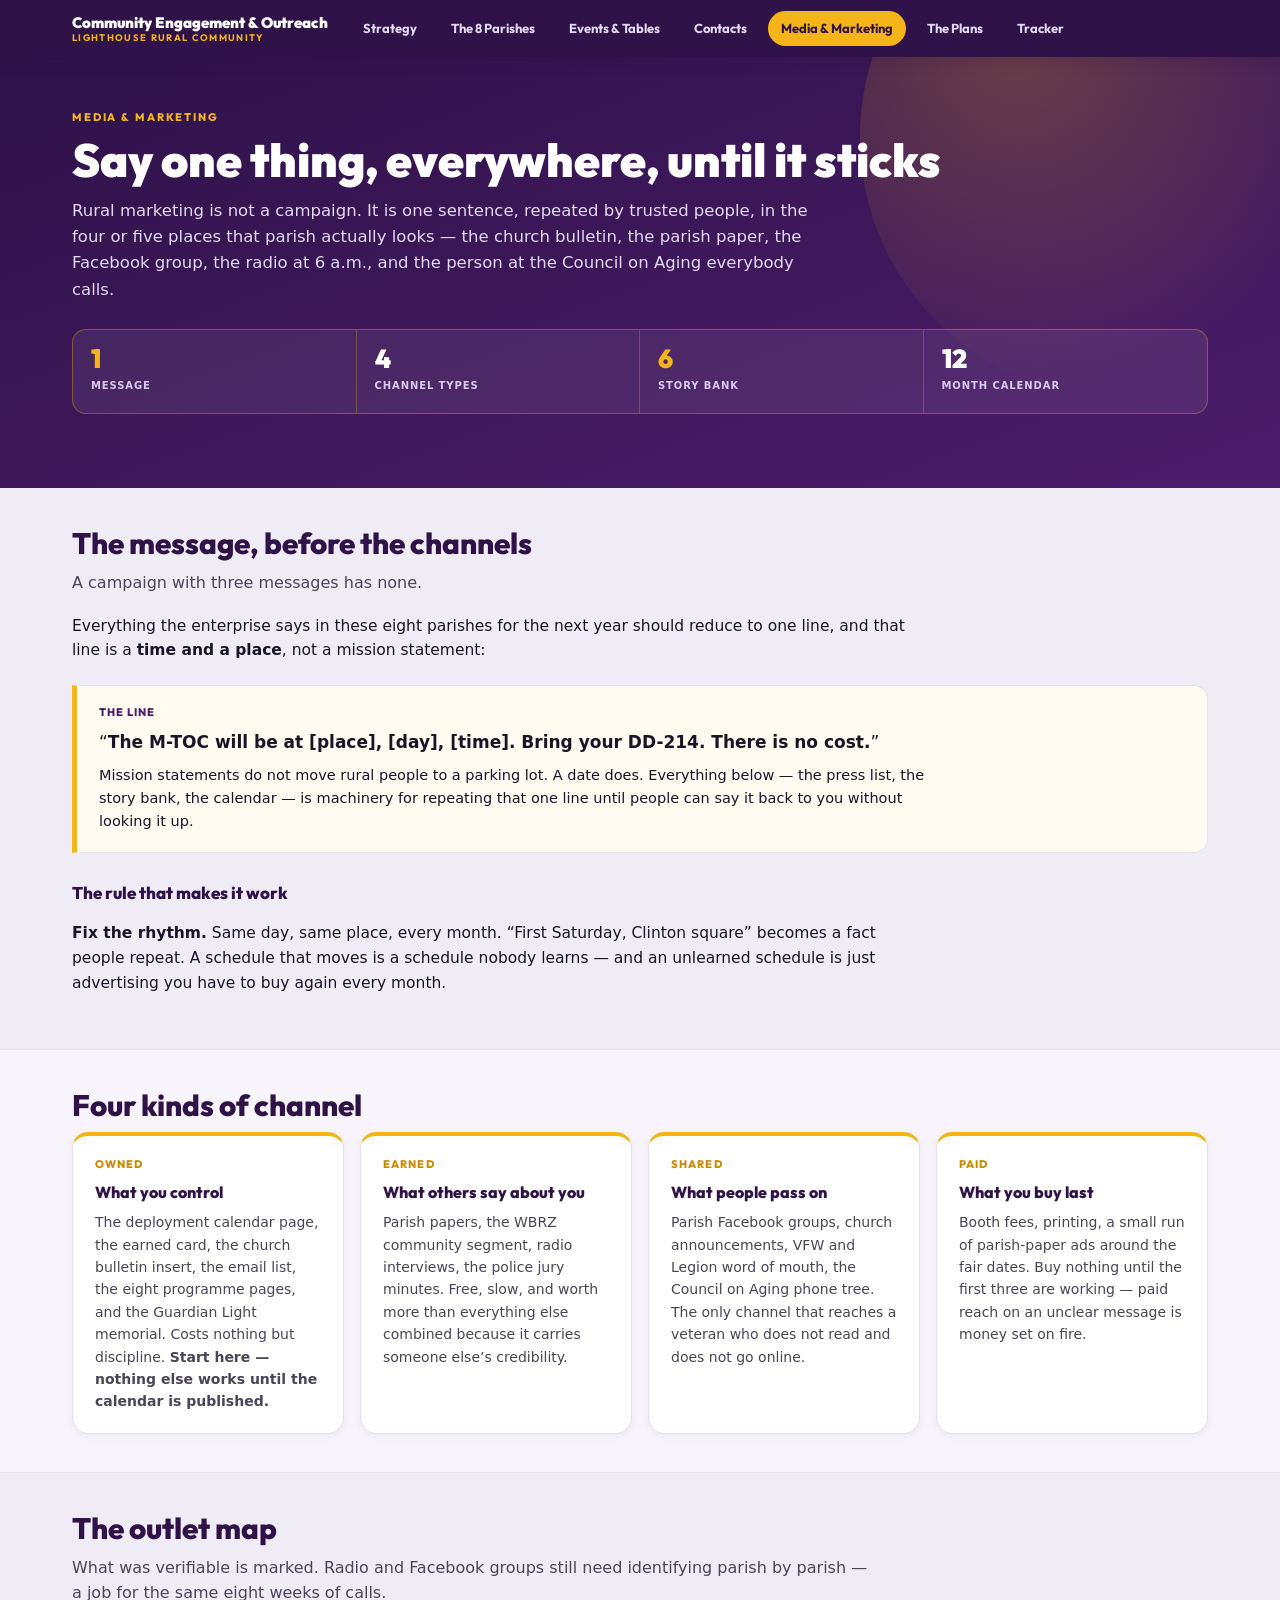
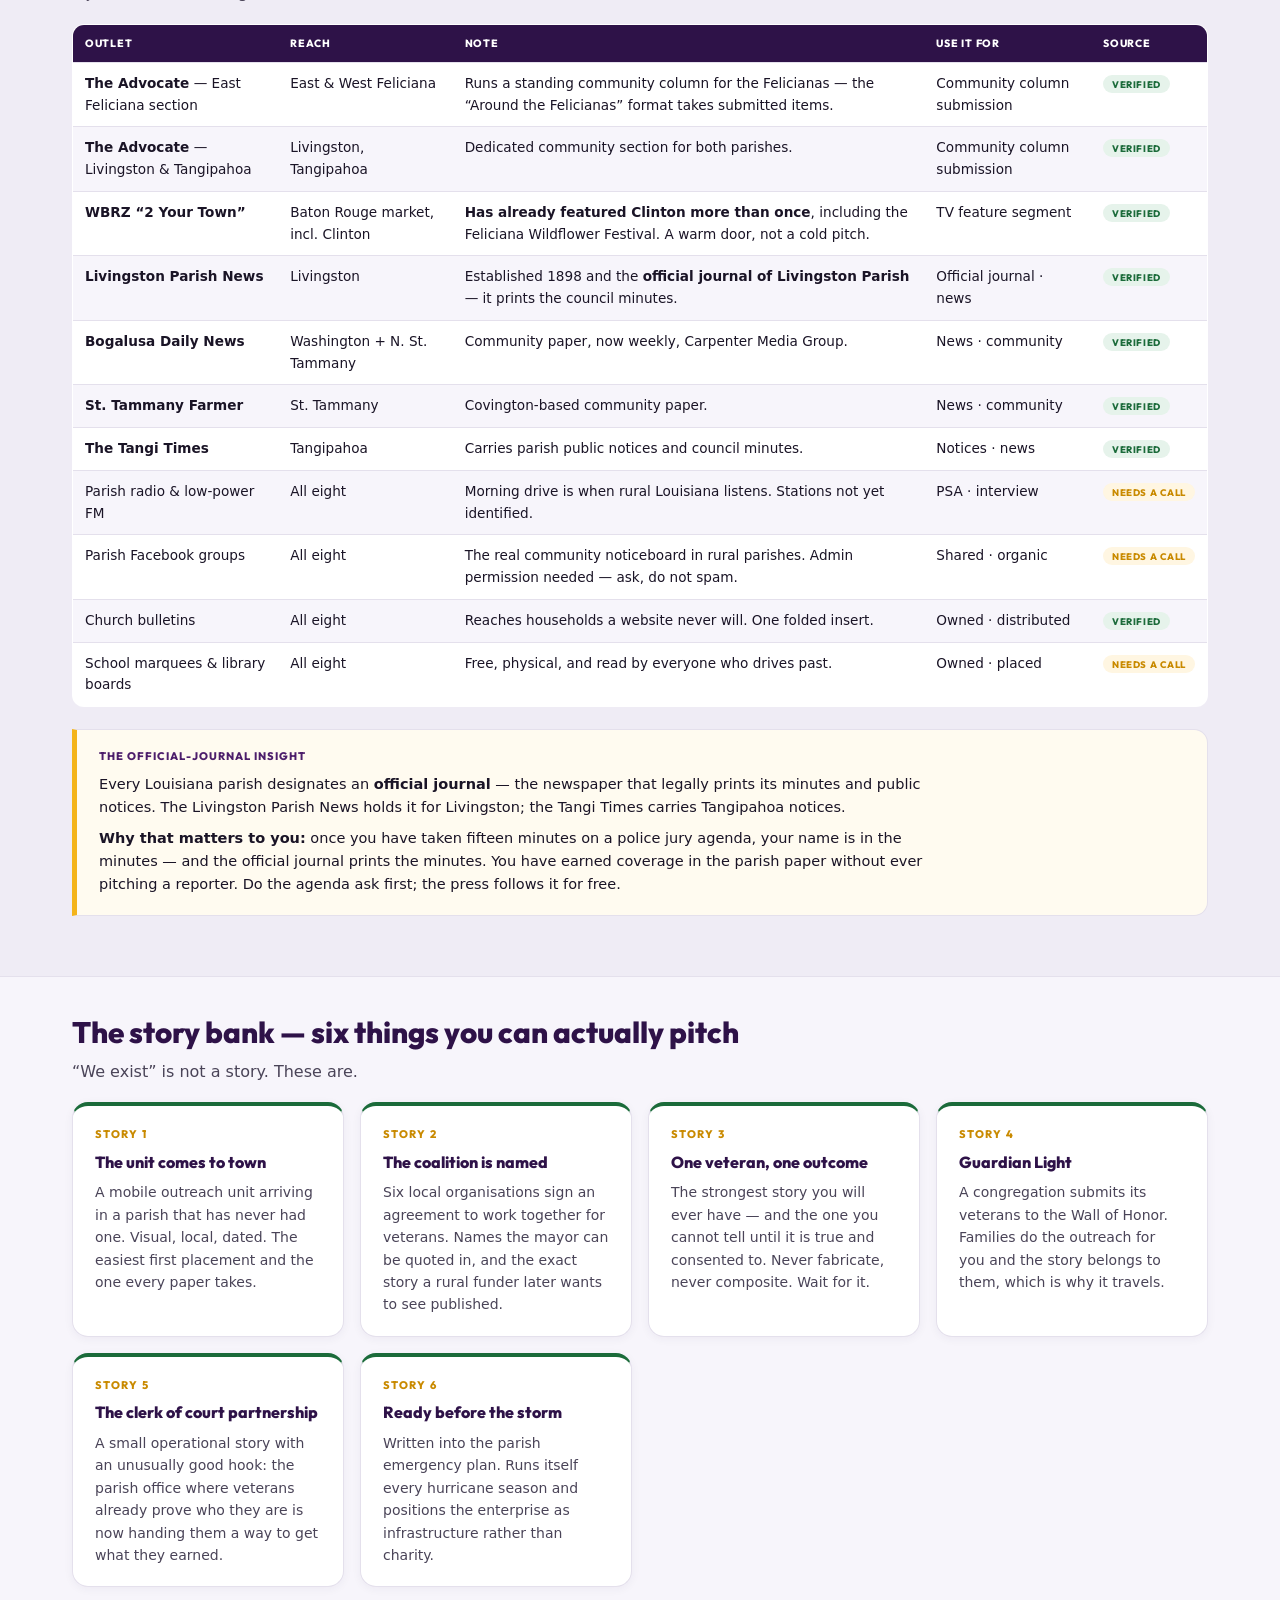
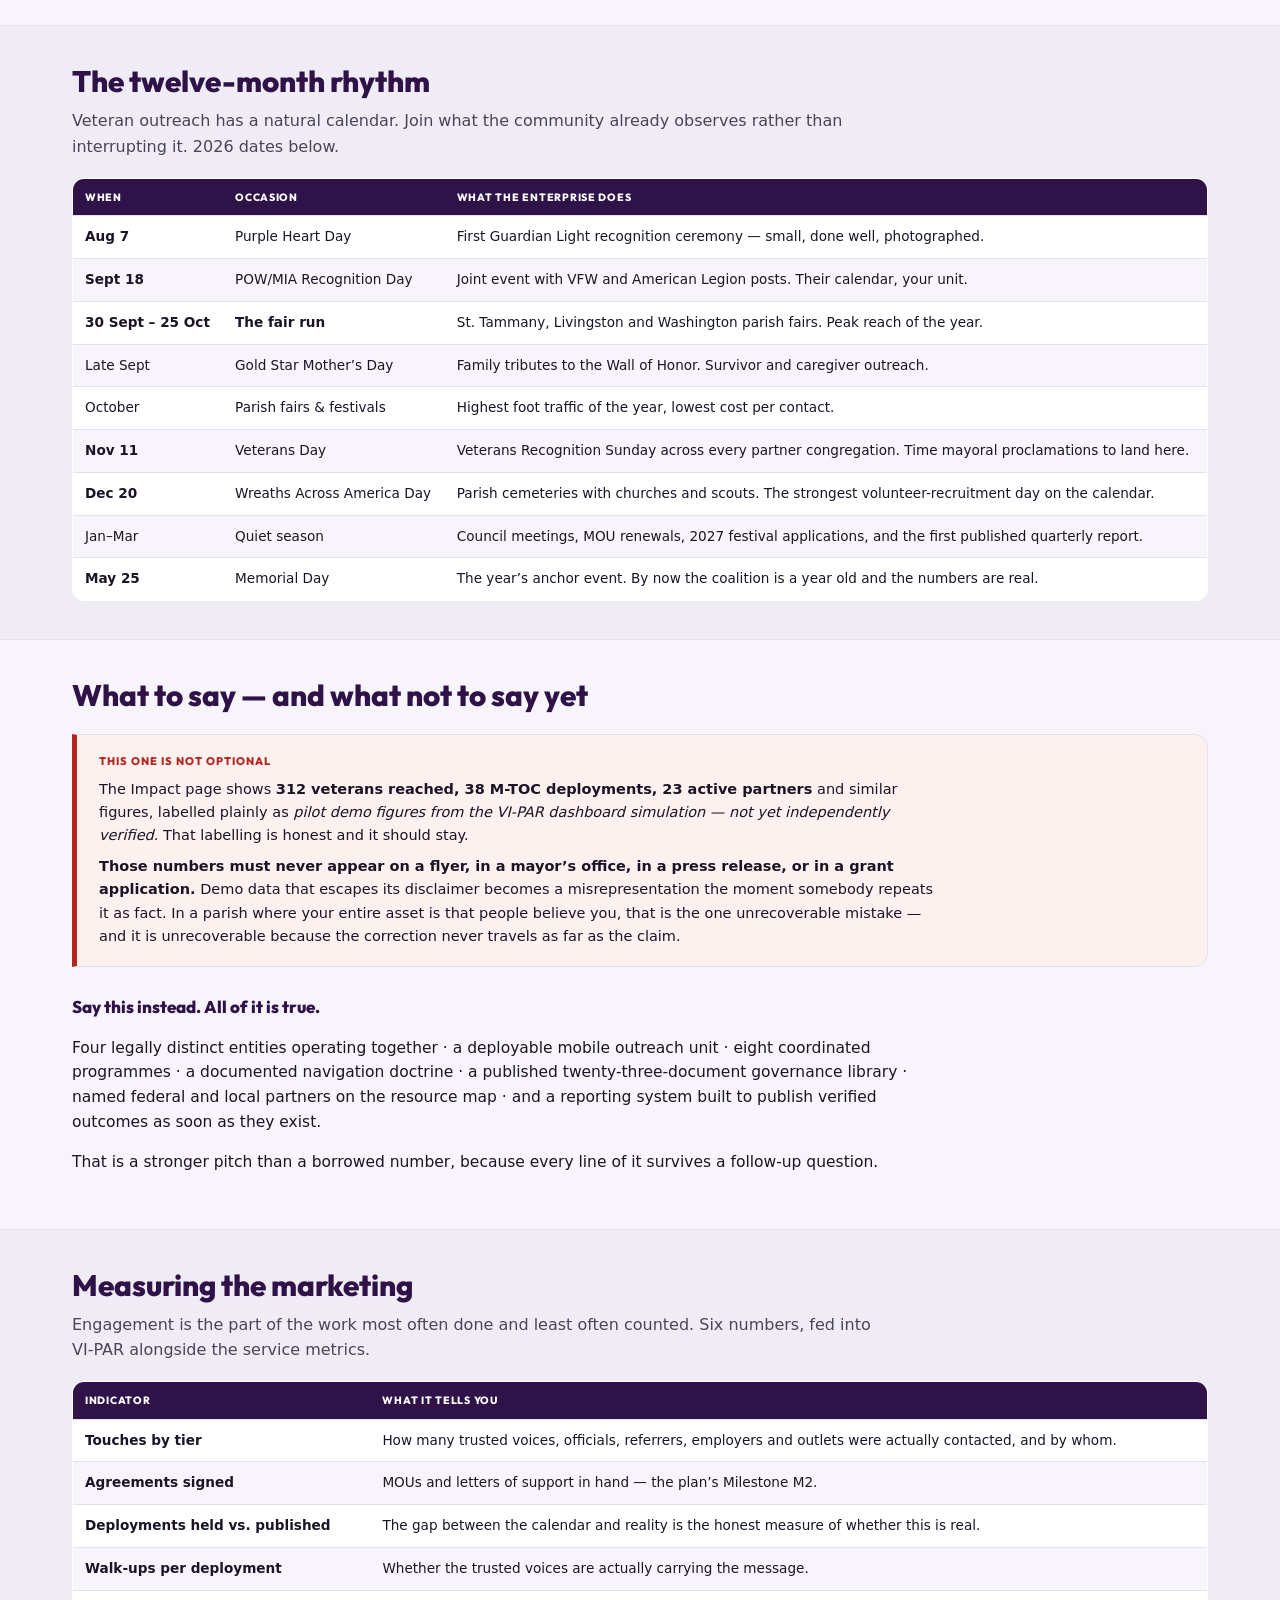
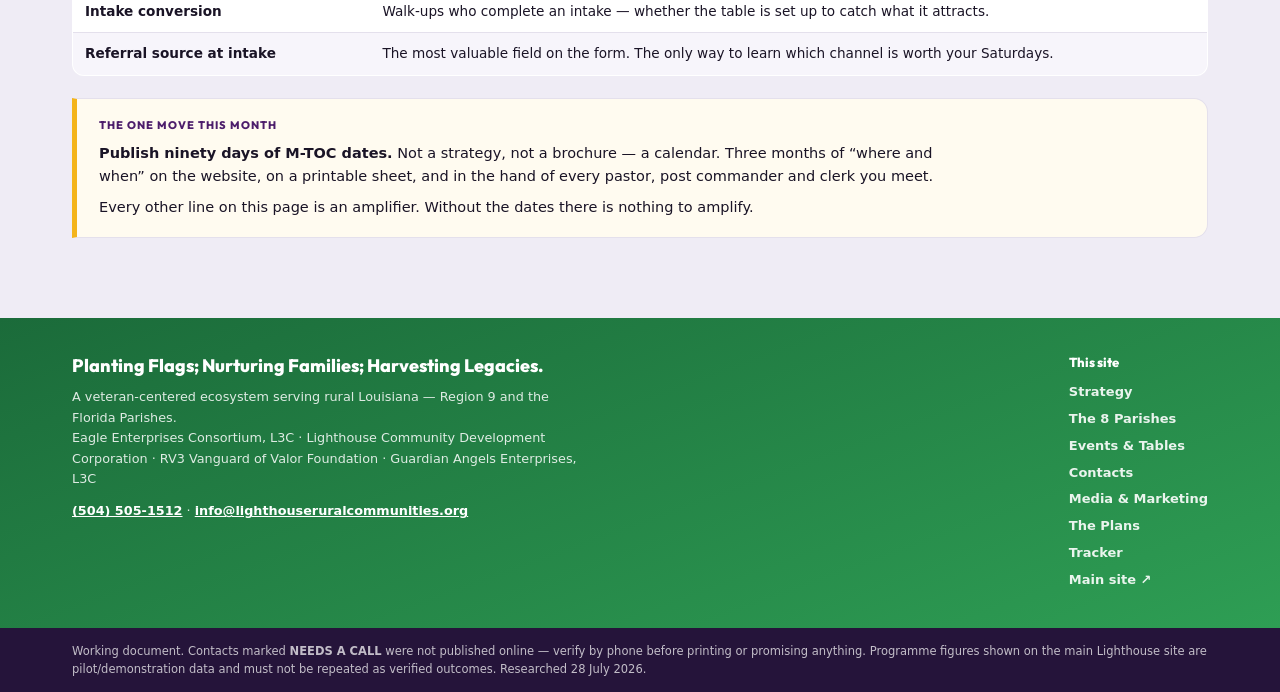
<file: media.html>
<!DOCTYPE html>
<html lang="en"><head>
<meta charset="utf-8"><meta name="viewport" content="width=device-width, initial-scale=1">
<title>Media & Marketing Strategy · Community Engagement & Outreach</title>
<meta name="description" content="Message, channels, outlet map, story bank and twelve-month calendar for reaching veterans across the eight parishes.">
<link rel="stylesheet" href="css/site.css">
</head><body>
<nav class="nav"><div class="wrap">
  <a class="brand" href="index.html">Community Engagement &amp; Outreach<span>Lighthouse Rural Community</span></a>
  <a class="l" href="index.html">Strategy</a><a class="l" href="parishes.html">The 8 Parishes</a><a class="l" href="events.html">Events & Tables</a><a class="l" href="contacts.html">Contacts</a><a class="l on" href="media.html">Media & Marketing</a><a class="l" href="plans.html">The Plans</a><a class="l" href="tracker.html">Tracker</a>
</div></nav>
<header class="hero"><div class="wrap"><div class="kick">Media &amp; marketing</div><h1>Say one thing, everywhere, until it sticks</h1><p>Rural marketing is not a campaign. It is one sentence, repeated by trusted people, in the four or five places that parish actually looks &mdash; the church bulletin, the parish paper, the Facebook group, the radio at 6 a.m., and the person at the Council on Aging everybody calls.</p><div class="stats" style="margin-top:26px;background:rgba(255,255,255,.07);border-color:rgba(244,180,26,.35)"><div style="border-color:rgba(244,180,26,.28)"><b style="color:#F4B41A">1</b><span style="color:#D9CBEE">Message</span></div><div style="border-color:rgba(244,180,26,.28)"><b style="color:#fff">4</b><span style="color:#D9CBEE">Channel types</span></div><div style="border-color:rgba(244,180,26,.28)"><b style="color:#F4B41A">6</b><span style="color:#D9CBEE">Story bank</span></div><div style="border-color:rgba(244,180,26,.28)"><b style="color:#fff">12</b><span style="color:#D9CBEE">Month calendar</span></div></div></div></header>
<section class=""><div class="wrap">
<h2>The message, before the channels</h2>
<p class="lead">A campaign with three messages has none.</p>
<p>Everything the enterprise says in these eight parishes for the next year should reduce to one line, and that
line is a <b>time and a place</b>, not a mission statement:</p>
<div class="callout"><div class="k">The line</div><p style='font-size:17px'>&ldquo;<b>The M-TOC will be at [place], [day], [time]. Bring your DD-214. There is no cost.</b>&rdquo;</p><p>Mission statements do not move rural people to a parking lot. A date does. Everything below &mdash; the press list, the story bank, the calendar &mdash; is machinery for repeating that one line until people can say it back to you without looking it up.</p></div>
<h3>The rule that makes it work</h3>
<p><b>Fix the rhythm.</b> Same day, same place, every month. &ldquo;First Saturday, Clinton square&rdquo; becomes a fact
people repeat. A schedule that moves is a schedule nobody learns &mdash; and an unlearned schedule is just
advertising you have to buy again every month.</p>
</div></section><section class="alt"><div class="wrap">
<h2>Four kinds of channel</h2>
<div class="grid"><div class="card gold"><div class="num">Owned</div><h4>What you control</h4><p>The deployment calendar page, the earned card, the church bulletin insert, the email list, the eight programme pages, and the Guardian Light memorial. Costs nothing but discipline. <b>Start here &mdash; nothing else works until the calendar is published.</b></p></div><div class="card gold"><div class="num">Earned</div><h4>What others say about you</h4><p>Parish papers, the WBRZ community segment, radio interviews, the police jury minutes. Free, slow, and worth more than everything else combined because it carries someone else&rsquo;s credibility.</p></div><div class="card gold"><div class="num">Shared</div><h4>What people pass on</h4><p>Parish Facebook groups, church announcements, VFW and Legion word of mouth, the Council on Aging phone tree. The only channel that reaches a veteran who does not read and does not go online.</p></div><div class="card gold"><div class="num">Paid</div><h4>What you buy last</h4><p>Booth fees, printing, a small run of parish-paper ads around the fair dates. Buy nothing until the first three are working &mdash; paid reach on an unclear message is money set on fire.</p></div></div>
</div></section><section class=""><div class="wrap">
<h2>The outlet map</h2>
<p class="lead">What was verifiable is marked. Radio and Facebook groups still need identifying parish by parish
&mdash; a job for the same eight weeks of calls.</p>
<div class="scroll"><table class="tbl"><thead><tr><th>Outlet</th><th>Reach</th><th>Note</th><th>Use it for</th><th>Source</th></tr></thead><tbody><tr><td><b>The Advocate</b> &mdash; East Feliciana section</td><td>East &amp; West Feliciana</td><td>Runs a standing community column for the Felicianas &mdash; the &ldquo;Around the Felicianas&rdquo; format takes submitted items.</td><td>Community column submission</td><td><span class="pill v">verified</span></td></tr><tr><td><b>The Advocate</b> &mdash; Livingston &amp; Tangipahoa</td><td>Livingston, Tangipahoa</td><td>Dedicated community section for both parishes.</td><td>Community column submission</td><td><span class="pill v">verified</span></td></tr><tr><td><b>WBRZ &ldquo;2 Your Town&rdquo;</b></td><td>Baton Rouge market, incl. Clinton</td><td><b>Has already featured Clinton more than once</b>, including the Feliciana Wildflower Festival. A warm door, not a cold pitch.</td><td>TV feature segment</td><td><span class="pill v">verified</span></td></tr><tr><td><b>Livingston Parish News</b></td><td>Livingston</td><td>Established 1898 and the <b>official journal of Livingston Parish</b> &mdash; it prints the council minutes.</td><td>Official journal &middot; news</td><td><span class="pill v">verified</span></td></tr><tr><td><b>Bogalusa Daily News</b></td><td>Washington + N. St. Tammany</td><td>Community paper, now weekly, Carpenter Media Group.</td><td>News &middot; community</td><td><span class="pill v">verified</span></td></tr><tr><td><b>St. Tammany Farmer</b></td><td>St. Tammany</td><td>Covington-based community paper.</td><td>News &middot; community</td><td><span class="pill v">verified</span></td></tr><tr><td><b>The Tangi Times</b></td><td>Tangipahoa</td><td>Carries parish public notices and council minutes.</td><td>Notices &middot; news</td><td><span class="pill v">verified</span></td></tr><tr><td>Parish radio &amp; low-power FM</td><td>All eight</td><td>Morning drive is when rural Louisiana listens. Stations not yet identified.</td><td>PSA &middot; interview</td><td><span class="pill c">needs a call</span></td></tr><tr><td>Parish Facebook groups</td><td>All eight</td><td>The real community noticeboard in rural parishes. Admin permission needed &mdash; ask, do not spam.</td><td>Shared &middot; organic</td><td><span class="pill c">needs a call</span></td></tr><tr><td>Church bulletins</td><td>All eight</td><td>Reaches households a website never will. One folded insert.</td><td>Owned &middot; distributed</td><td><span class="pill v">verified</span></td></tr><tr><td>School marquees &amp; library boards</td><td>All eight</td><td>Free, physical, and read by everyone who drives past.</td><td>Owned &middot; placed</td><td><span class="pill c">needs a call</span></td></tr></tbody></table></div>
<div class="callout"><div class="k">The official-journal insight</div><p>Every Louisiana parish designates an <b>official journal</b> &mdash; the newspaper that legally prints its minutes and public notices. The Livingston Parish News holds it for Livingston; the Tangi Times carries Tangipahoa notices.</p><p><b>Why that matters to you:</b> once you have taken fifteen minutes on a police jury agenda, your name is in the minutes &mdash; and the official journal prints the minutes. You have earned coverage in the parish paper without ever pitching a reporter. Do the agenda ask first; the press follows it for free.</p></div>
</div></section><section class="alt"><div class="wrap">
<h2>The story bank &mdash; six things you can actually pitch</h2>
<p class="lead">&ldquo;We exist&rdquo; is not a story. These are.</p>
<div class="grid"><div class="card green"><div class="num">Story 1</div><h4>The unit comes to town</h4><p>A mobile outreach unit arriving in a parish that has never had one. Visual, local, dated. The easiest first placement and the one every paper takes.</p></div><div class="card green"><div class="num">Story 2</div><h4>The coalition is named</h4><p>Six local organisations sign an agreement to work together for veterans. Names the mayor can be quoted in, and the exact story a rural funder later wants to see published.</p></div><div class="card green"><div class="num">Story 3</div><h4>One veteran, one outcome</h4><p>The strongest story you will ever have &mdash; and the one you cannot tell until it is true and consented to. Never fabricate, never composite. Wait for it.</p></div><div class="card green"><div class="num">Story 4</div><h4>Guardian Light</h4><p>A congregation submits its veterans to the Wall of Honor. Families do the outreach for you and the story belongs to them, which is why it travels.</p></div><div class="card green"><div class="num">Story 5</div><h4>The clerk of court partnership</h4><p>A small operational story with an unusually good hook: the parish office where veterans already prove who they are is now handing them a way to get what they earned.</p></div><div class="card green"><div class="num">Story 6</div><h4>Ready before the storm</h4><p>Written into the parish emergency plan. Runs itself every hurricane season and positions the enterprise as infrastructure rather than charity.</p></div></div>
</div></section><section class=""><div class="wrap">
<h2>The twelve-month rhythm</h2>
<p class="lead">Veteran outreach has a natural calendar. Join what the community already observes rather than
interrupting it. 2026 dates below.</p>
<div class="scroll"><table class="tbl"><thead><tr><th>When</th><th>Occasion</th><th>What the enterprise does</th></tr></thead><tbody><tr><td><b>Aug 7</b></td><td>Purple Heart Day</td><td>First Guardian Light recognition ceremony &mdash; small, done well, photographed.</td></tr><tr><td><b>Sept 18</b></td><td>POW/MIA Recognition Day</td><td>Joint event with VFW and American Legion posts. Their calendar, your unit.</td></tr><tr><td><b>30 Sept &ndash; 25 Oct</b></td><td><b>The fair run</b></td><td>St. Tammany, Livingston and Washington parish fairs. Peak reach of the year.</td></tr><tr><td>Late Sept</td><td>Gold Star Mother&rsquo;s Day</td><td>Family tributes to the Wall of Honor. Survivor and caregiver outreach.</td></tr><tr><td>October</td><td>Parish fairs &amp; festivals</td><td>Highest foot traffic of the year, lowest cost per contact.</td></tr><tr><td><b>Nov 11</b></td><td>Veterans Day</td><td>Veterans Recognition Sunday across every partner congregation. Time mayoral proclamations to land here.</td></tr><tr><td><b>Dec 20</b></td><td>Wreaths Across America Day</td><td>Parish cemeteries with churches and scouts. The strongest volunteer-recruitment day on the calendar.</td></tr><tr><td>Jan&ndash;Mar</td><td>Quiet season</td><td>Council meetings, MOU renewals, 2027 festival applications, and the first published quarterly report.</td></tr><tr><td><b>May 25</b></td><td>Memorial Day</td><td>The year&rsquo;s anchor event. By now the coalition is a year old and the numbers are real.</td></tr></tbody></table></div>
</div></section><section class="alt"><div class="wrap">
<h2>What to say &mdash; and what not to say yet</h2>
<div class="callout warn"><div class="k">This one is not optional</div><p>The Impact page shows <b>312 veterans reached, 38 M-TOC deployments, 23 active partners</b> and similar figures, labelled plainly as <i>pilot demo figures from the VI-PAR dashboard simulation &mdash; not yet independently verified</i>. That labelling is honest and it should stay.</p><p><b>Those numbers must never appear on a flyer, in a mayor&rsquo;s office, in a press release, or in a grant application.</b> Demo data that escapes its disclaimer becomes a misrepresentation the moment somebody repeats it as fact. In a parish where your entire asset is that people believe you, that is the one unrecoverable mistake &mdash; and it is unrecoverable because the correction never travels as far as the claim.</p></div>
<h3>Say this instead. All of it is true.</h3>
<p>Four legally distinct entities operating together &middot; a deployable mobile outreach unit &middot; eight coordinated
programmes &middot; a documented navigation doctrine &middot; a published twenty-three-document governance library &middot;
named federal and local partners on the resource map &middot; and a reporting system built to publish verified
outcomes as soon as they exist.</p>
<p>That is a stronger pitch than a borrowed number, because every line of it survives a follow-up question.</p>
</div></section><section class=""><div class="wrap">
<h2>Measuring the marketing</h2>
<p class="lead">Engagement is the part of the work most often done and least often counted. Six numbers, fed
into VI-PAR alongside the service metrics.</p>
<div class="scroll"><table class="tbl"><thead><tr><th>Indicator</th><th>What it tells you</th></tr></thead><tbody><tr><td><b>Touches by tier</b></td><td>How many trusted voices, officials, referrers, employers and outlets were actually contacted, and by whom.</td></tr><tr><td><b>Agreements signed</b></td><td>MOUs and letters of support in hand &mdash; the plan&rsquo;s Milestone M2.</td></tr><tr><td><b>Deployments held vs. published</b></td><td>The gap between the calendar and reality is the honest measure of whether this is real.</td></tr><tr><td><b>Walk-ups per deployment</b></td><td>Whether the trusted voices are actually carrying the message.</td></tr><tr><td><b>Intake conversion</b></td><td>Walk-ups who complete an intake &mdash; whether the table is set up to catch what it attracts.</td></tr><tr><td><b>Referral source at intake</b></td><td>The most valuable field on the form. The only way to learn which channel is worth your Saturdays.</td></tr></tbody></table></div>
<div class="callout"><div class="k">The one move this month</div><p><b>Publish ninety days of M-TOC dates.</b> Not a strategy, not a brochure &mdash; a calendar. Three months of &ldquo;where and when&rdquo; on the website, on a printable sheet, and in the hand of every pastor, post commander and clerk you meet.</p><p>Every other line on this page is an amplifier. Without the dates there is nothing to amplify.</p></div>
</div></section>
<footer><div class="wrap">
  <div><div class="t">Planting Flags; Nurturing Families; Harvesting Legacies.</div>
    <div class="s">A veteran-centered ecosystem serving rural Louisiana &mdash; Region 9 and the Florida Parishes.<br>
    Eagle Enterprises Consortium, L3C &middot; Lighthouse Community Development Corporation &middot;
    RV3 Vanguard of Valor Foundation &middot; Guardian Angels Enterprises, L3C</div>
    <div class="s" style="margin-top:12px"><a href="tel:5045051512">(504) 505-1512</a> &middot;
    <a href="mailto:info@lighthouseruralcommunities.org">info@lighthouseruralcommunities.org</a></div></div>
  <div class="fnav"><div class="t" style="font-size:13px">This site</div><a href="index.html">Strategy</a><a href="parishes.html">The 8 Parishes</a><a href="events.html">Events & Tables</a><a href="contacts.html">Contacts</a><a href="media.html">Media & Marketing</a><a href="plans.html">The Plans</a><a href="tracker.html">Tracker</a><a href="https://www.lighthouseruralcommunities.org" target="_blank" rel="noopener">Main site &#8599;</a></div>
</div></footer>
<div class="disclaim"><div class="wrap">Working document. Contacts marked <b>NEEDS A CALL</b> were not published
online &mdash; verify by phone before printing or promising anything. Programme figures shown on the main
Lighthouse site are pilot/demonstration data and must not be repeated as verified outcomes.
Researched 28 July 2026.</div></div>
</body></html>
</file>
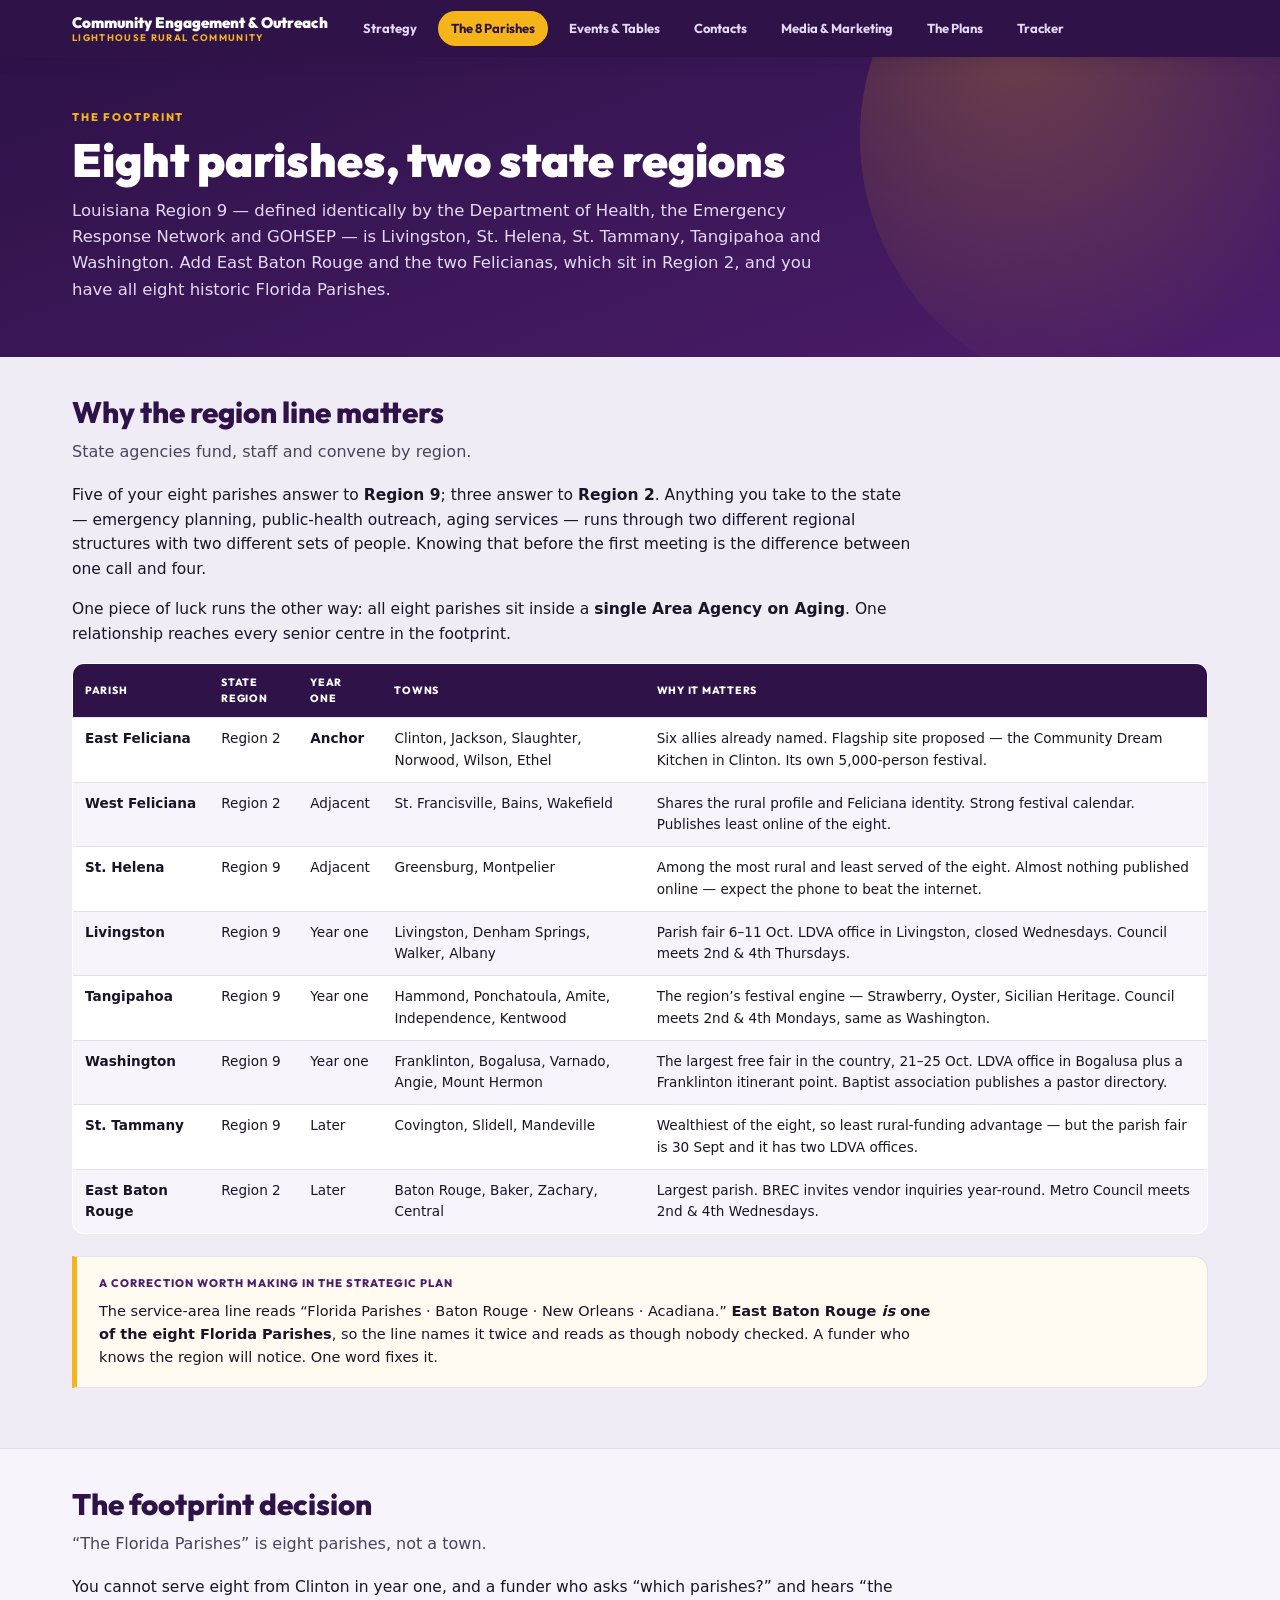
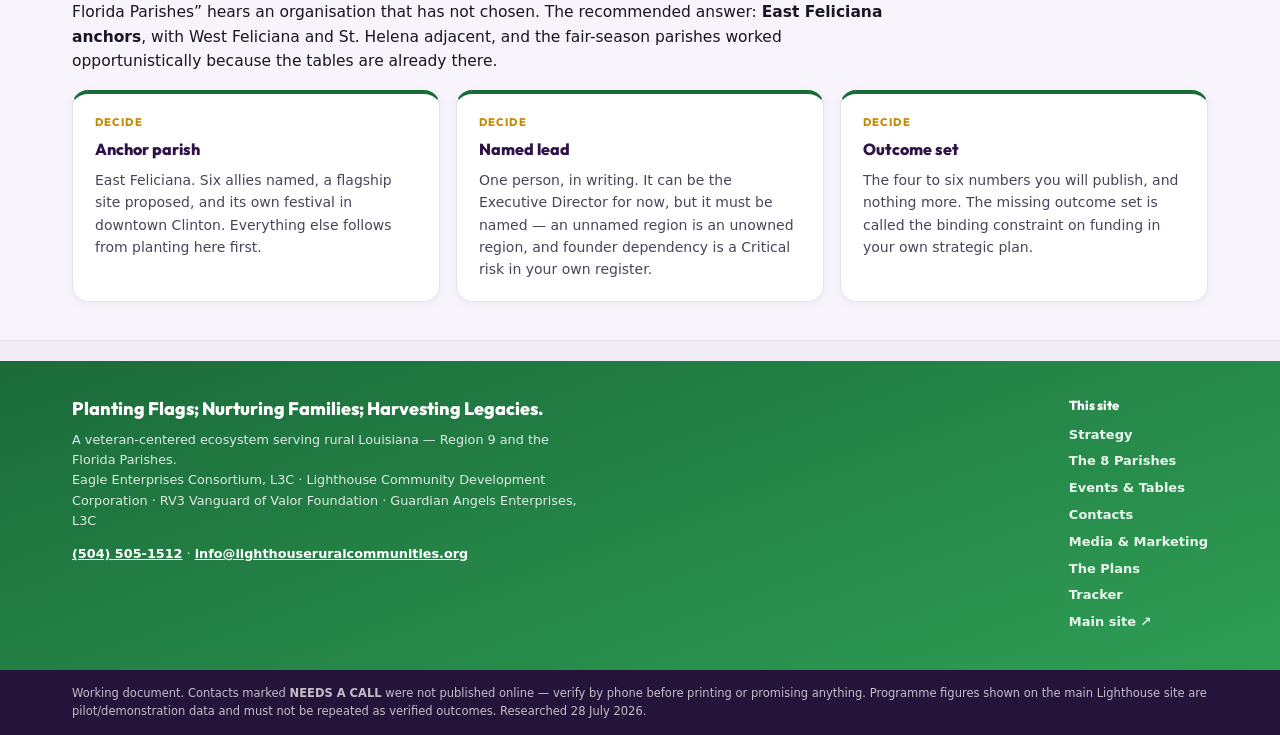
<file: parishes.html>
<!DOCTYPE html>
<html lang="en"><head>
<meta charset="utf-8"><meta name="viewport" content="width=device-width, initial-scale=1">
<title>The 8 Parishes · Community Engagement & Outreach</title>
<meta name="description" content="Region 9 and the Florida Parishes: footprint, priority order and why the state region line matters.">
<link rel="stylesheet" href="css/site.css">
</head><body>
<nav class="nav"><div class="wrap">
  <a class="brand" href="index.html">Community Engagement &amp; Outreach<span>Lighthouse Rural Community</span></a>
  <a class="l" href="index.html">Strategy</a><a class="l on" href="parishes.html">The 8 Parishes</a><a class="l" href="events.html">Events & Tables</a><a class="l" href="contacts.html">Contacts</a><a class="l" href="media.html">Media & Marketing</a><a class="l" href="plans.html">The Plans</a><a class="l" href="tracker.html">Tracker</a>
</div></nav>
<header class="hero"><div class="wrap"><div class="kick">The footprint</div><h1>Eight parishes, two state regions</h1><p>Louisiana Region 9 &mdash; defined identically by the Department of Health, the Emergency Response Network and GOHSEP &mdash; is Livingston, St. Helena, St. Tammany, Tangipahoa and Washington. Add East Baton Rouge and the two Felicianas, which sit in Region 2, and you have all eight historic Florida Parishes.</p></div></header>
<section class=""><div class="wrap">
<h2>Why the region line matters</h2>
<p class="lead">State agencies fund, staff and convene by region.</p>
<p>Five of your eight parishes answer to <b>Region 9</b>; three answer to <b>Region 2</b>. Anything you take to the
state &mdash; emergency planning, public-health outreach, aging services &mdash; runs through two different regional
structures with two different sets of people. Knowing that before the first meeting is the difference between
one call and four.</p>
<p>One piece of luck runs the other way: all eight parishes sit inside a <b>single Area Agency on Aging</b>. One
relationship reaches every senior centre in the footprint.</p>
<div class="scroll"><table class="tbl"><thead><tr><th>Parish</th><th>State region</th><th>Year one</th><th>Towns</th><th>Why it matters</th></tr></thead><tbody><tr><td><b>East Feliciana</b></td><td>Region 2</td><td><b>Anchor</b></td><td>Clinton, Jackson, Slaughter, Norwood, Wilson, Ethel</td><td>Six allies already named. Flagship site proposed &mdash; the Community Dream Kitchen in Clinton. Its own 5,000-person festival.</td></tr><tr><td><b>West Feliciana</b></td><td>Region 2</td><td>Adjacent</td><td>St. Francisville, Bains, Wakefield</td><td>Shares the rural profile and Feliciana identity. Strong festival calendar. Publishes least online of the eight.</td></tr><tr><td><b>St. Helena</b></td><td>Region 9</td><td>Adjacent</td><td>Greensburg, Montpelier</td><td>Among the most rural and least served of the eight. Almost nothing published online &mdash; expect the phone to beat the internet.</td></tr><tr><td><b>Livingston</b></td><td>Region 9</td><td>Year one</td><td>Livingston, Denham Springs, Walker, Albany</td><td>Parish fair 6&ndash;11 Oct. LDVA office in Livingston, closed Wednesdays. Council meets 2nd &amp; 4th Thursdays.</td></tr><tr><td><b>Tangipahoa</b></td><td>Region 9</td><td>Year one</td><td>Hammond, Ponchatoula, Amite, Independence, Kentwood</td><td>The region&rsquo;s festival engine &mdash; Strawberry, Oyster, Sicilian Heritage. Council meets 2nd &amp; 4th Mondays, same as Washington.</td></tr><tr><td><b>Washington</b></td><td>Region 9</td><td>Year one</td><td>Franklinton, Bogalusa, Varnado, Angie, Mount Hermon</td><td>The largest free fair in the country, 21&ndash;25 Oct. LDVA office in Bogalusa plus a Franklinton itinerant point. Baptist association publishes a pastor directory.</td></tr><tr><td><b>St. Tammany</b></td><td>Region 9</td><td>Later</td><td>Covington, Slidell, Mandeville</td><td>Wealthiest of the eight, so least rural-funding advantage &mdash; but the parish fair is 30 Sept and it has two LDVA offices.</td></tr><tr><td><b>East Baton Rouge</b></td><td>Region 2</td><td>Later</td><td>Baton Rouge, Baker, Zachary, Central</td><td>Largest parish. BREC invites vendor inquiries year-round. Metro Council meets 2nd &amp; 4th Wednesdays.</td></tr></tbody></table></div>
<div class="callout"><div class="k">A correction worth making in the strategic plan</div><p>The service-area line reads &ldquo;Florida Parishes &middot; Baton Rouge &middot; New Orleans &middot; Acadiana.&rdquo; <b>East Baton Rouge <i>is</i> one of the eight Florida Parishes</b>, so the line names it twice and reads as though nobody checked. A funder who knows the region will notice. One word fixes it.</p></div>
</div></section><section class="alt"><div class="wrap">
<h2>The footprint decision</h2>
<p class="lead">&ldquo;The Florida Parishes&rdquo; is eight parishes, not a town.</p>
<p>You cannot serve eight from Clinton in year one, and a funder who asks &ldquo;which parishes?&rdquo; and hears
&ldquo;the Florida Parishes&rdquo; hears an organisation that has not chosen. The recommended answer:
<b>East Feliciana anchors</b>, with West Feliciana and St. Helena adjacent, and the fair-season parishes worked
opportunistically because the tables are already there.</p>
<div class="grid"><div class="card green"><div class="num">Decide</div><h4>Anchor parish</h4><p>East Feliciana. Six allies named, a flagship site proposed, and its own festival in downtown Clinton. Everything else follows from planting here first.</p></div><div class="card green"><div class="num">Decide</div><h4>Named lead</h4><p>One person, in writing. It can be the Executive Director for now, but it must be named &mdash; an unnamed region is an unowned region, and founder dependency is a Critical risk in your own register.</p></div><div class="card green"><div class="num">Decide</div><h4>Outcome set</h4><p>The four to six numbers you will publish, and nothing more. The missing outcome set is called the binding constraint on funding in your own strategic plan.</p></div></div>
</div></section>
<footer><div class="wrap">
  <div><div class="t">Planting Flags; Nurturing Families; Harvesting Legacies.</div>
    <div class="s">A veteran-centered ecosystem serving rural Louisiana &mdash; Region 9 and the Florida Parishes.<br>
    Eagle Enterprises Consortium, L3C &middot; Lighthouse Community Development Corporation &middot;
    RV3 Vanguard of Valor Foundation &middot; Guardian Angels Enterprises, L3C</div>
    <div class="s" style="margin-top:12px"><a href="tel:5045051512">(504) 505-1512</a> &middot;
    <a href="mailto:info@lighthouseruralcommunities.org">info@lighthouseruralcommunities.org</a></div></div>
  <div class="fnav"><div class="t" style="font-size:13px">This site</div><a href="index.html">Strategy</a><a href="parishes.html">The 8 Parishes</a><a href="events.html">Events & Tables</a><a href="contacts.html">Contacts</a><a href="media.html">Media & Marketing</a><a href="plans.html">The Plans</a><a href="tracker.html">Tracker</a><a href="https://www.lighthouseruralcommunities.org" target="_blank" rel="noopener">Main site &#8599;</a></div>
</div></footer>
<div class="disclaim"><div class="wrap">Working document. Contacts marked <b>NEEDS A CALL</b> were not published
online &mdash; verify by phone before printing or promising anything. Programme figures shown on the main
Lighthouse site are pilot/demonstration data and must not be repeated as verified outcomes.
Researched 28 July 2026.</div></div>
</body></html>
</file>
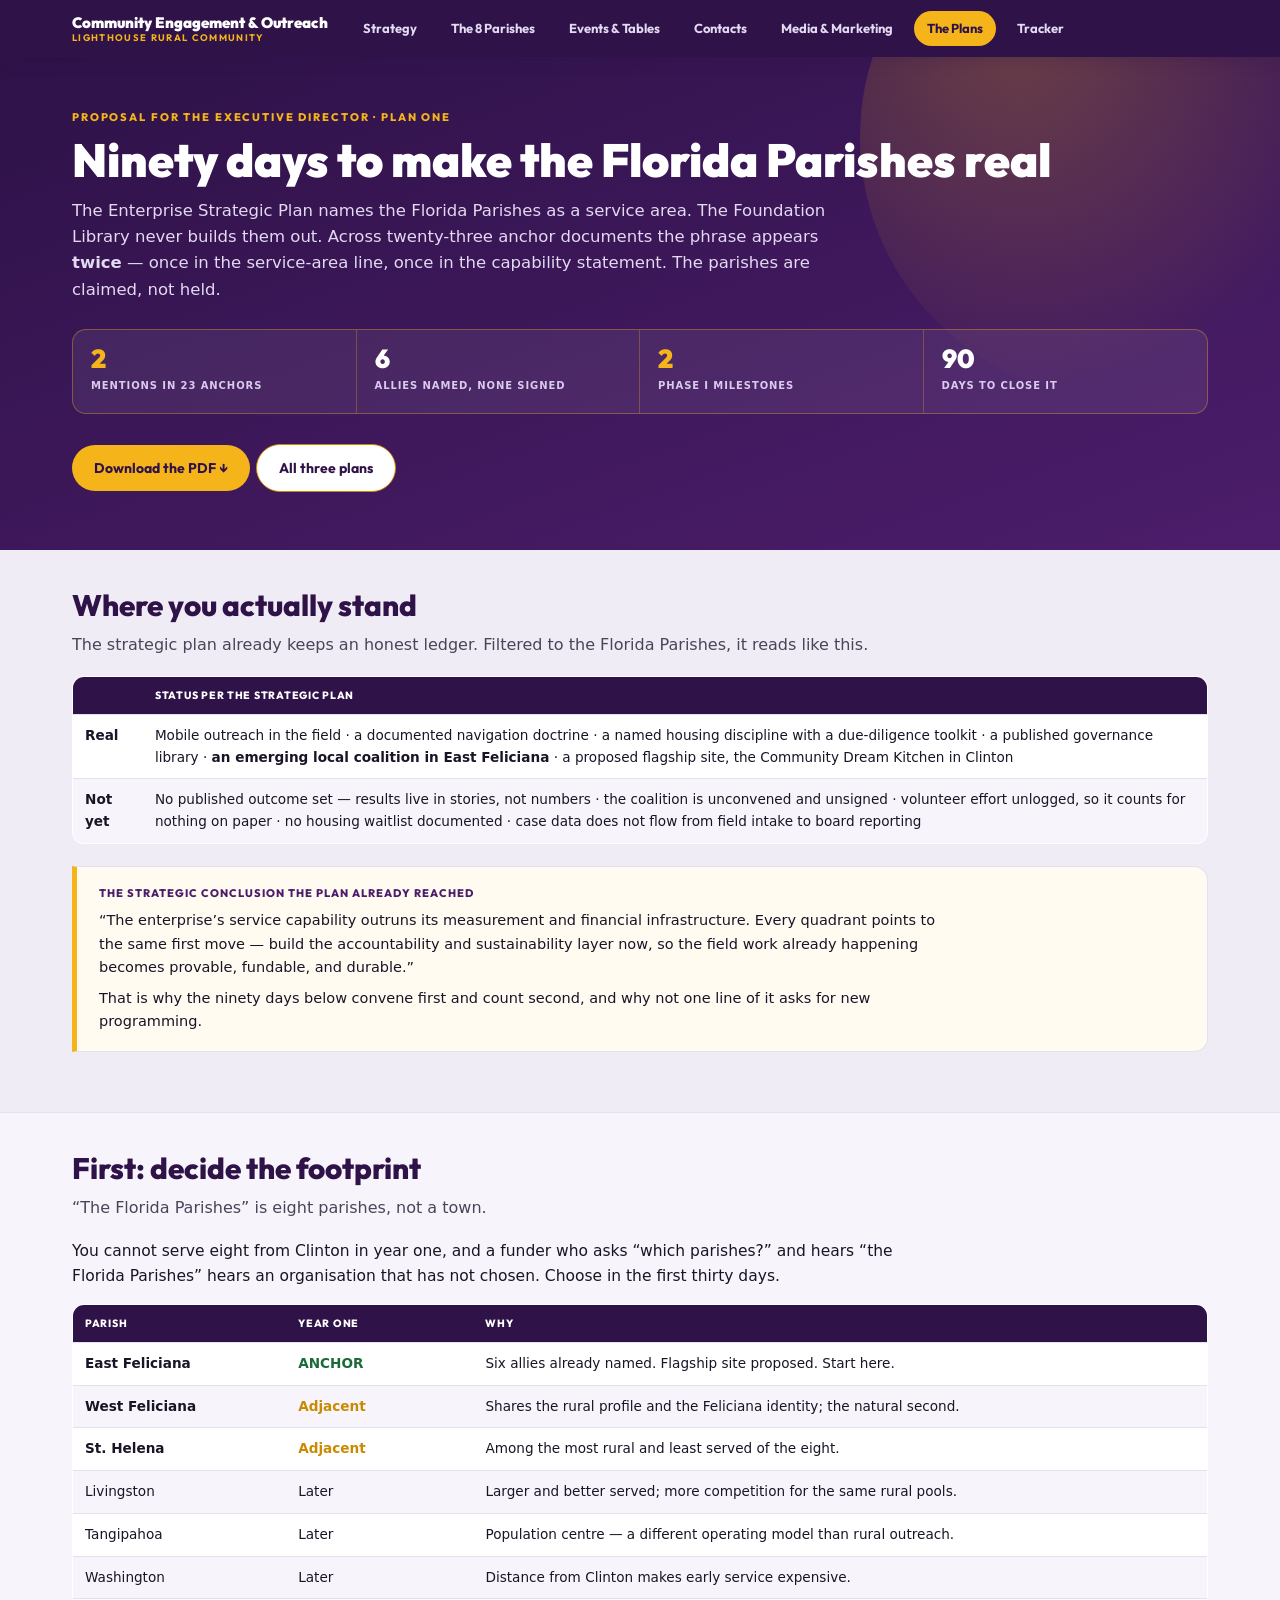
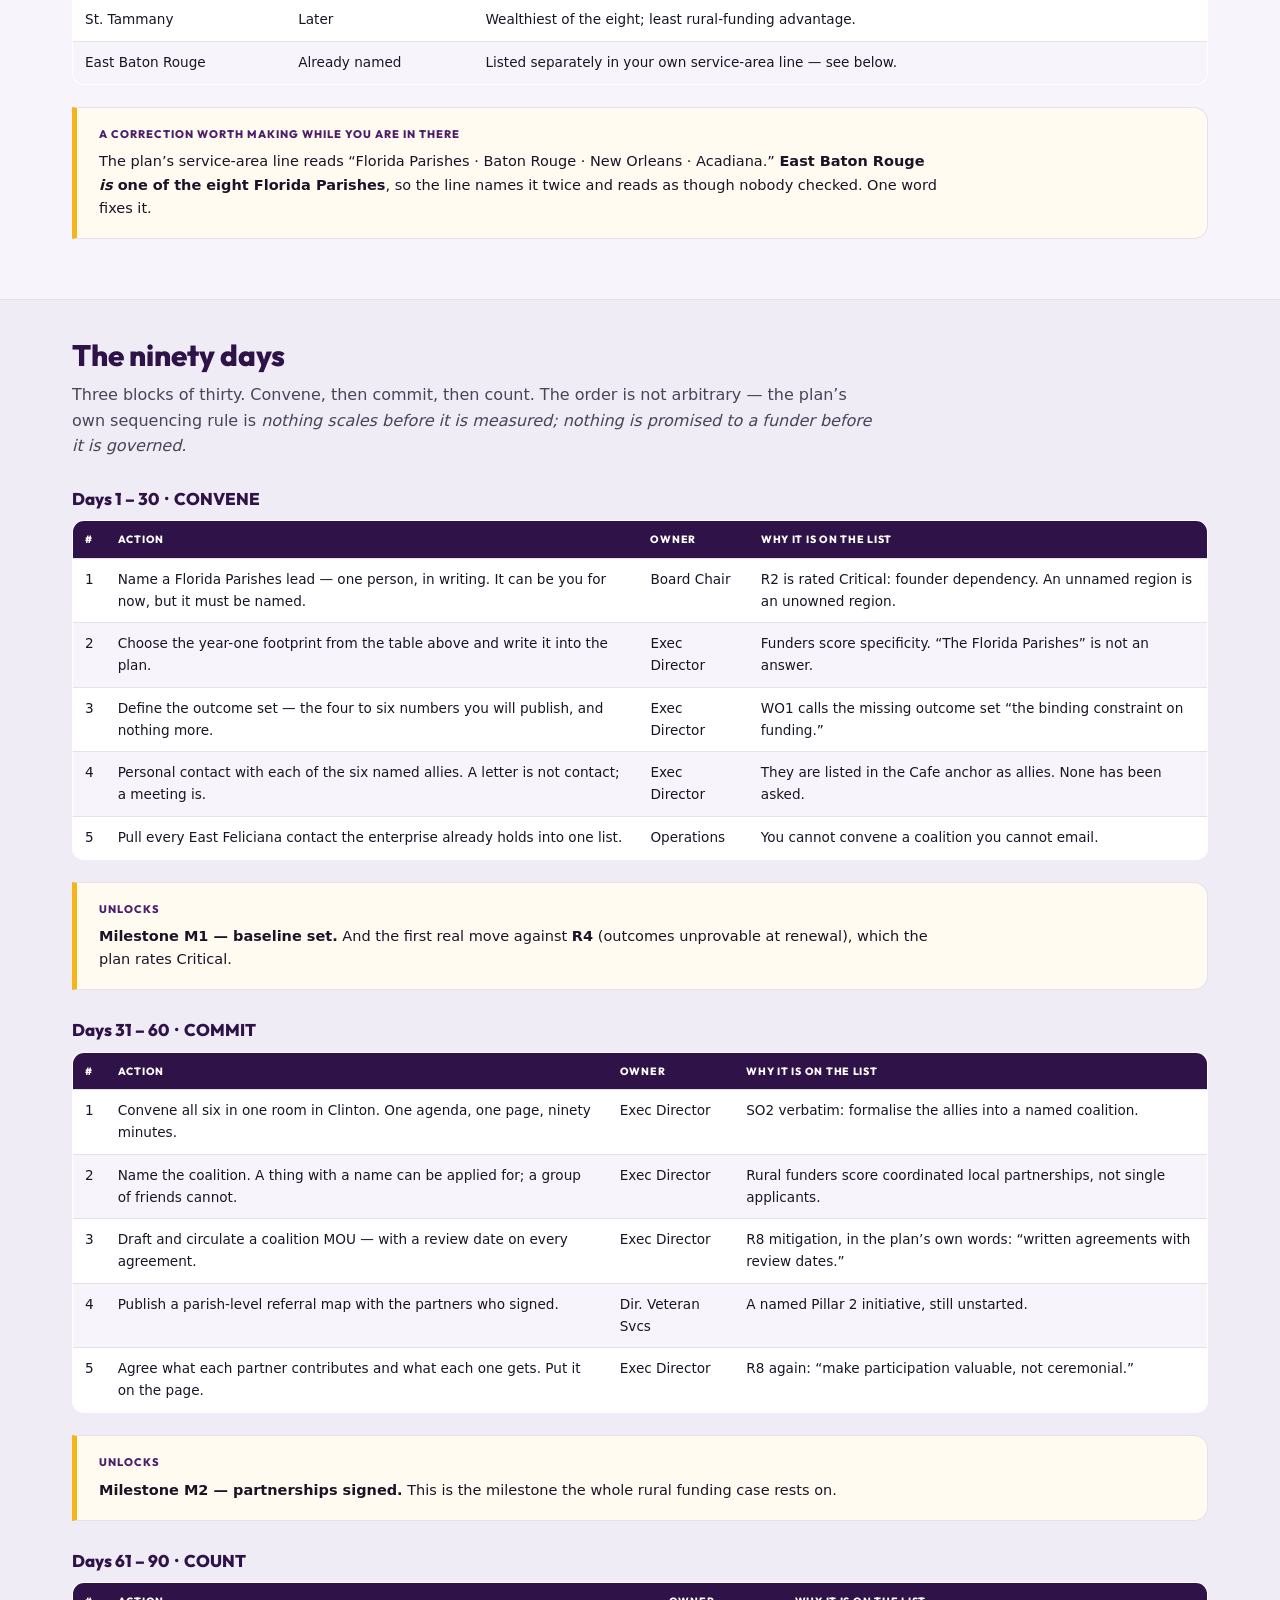
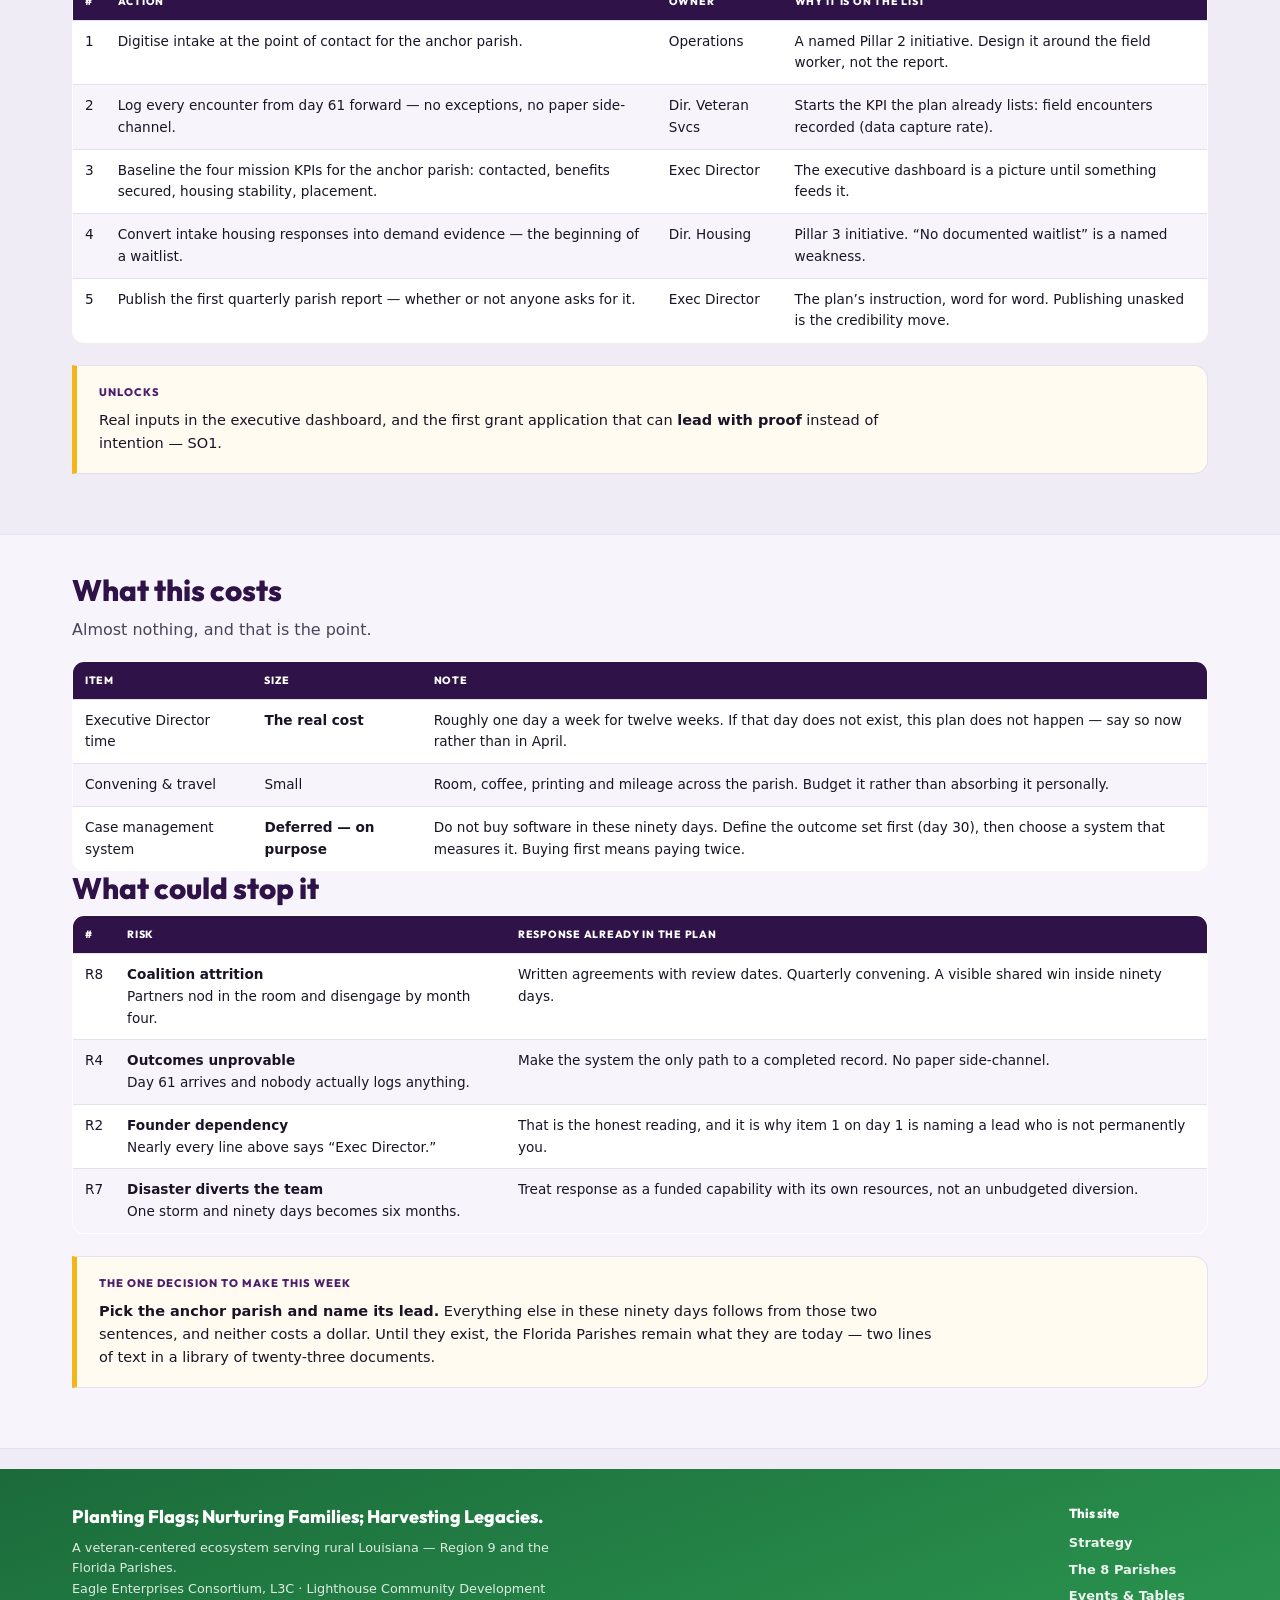
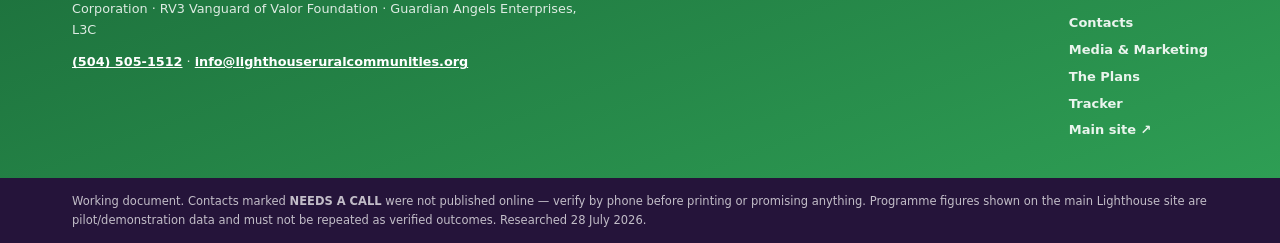
<file: plan-90-day.html>
<!DOCTYPE html>
<html lang="en"><head>
<meta charset="utf-8"><meta name="viewport" content="width=device-width, initial-scale=1">
<title>90-Day Capacity Plan · Community Engagement & Outreach</title>
<meta name="description" content="Ninety days to make the Florida Parishes real: convene, commit, count — with an owner on every line.">
<link rel="stylesheet" href="css/site.css">
</head><body>
<nav class="nav"><div class="wrap">
  <a class="brand" href="index.html">Community Engagement &amp; Outreach<span>Lighthouse Rural Community</span></a>
  <a class="l" href="index.html">Strategy</a><a class="l" href="parishes.html">The 8 Parishes</a><a class="l" href="events.html">Events & Tables</a><a class="l" href="contacts.html">Contacts</a><a class="l" href="media.html">Media & Marketing</a><a class="l on" href="plans.html">The Plans</a><a class="l" href="tracker.html">Tracker</a>
</div></nav>
<header class="hero"><div class="wrap"><div class="kick">Proposal for the Executive Director &middot; Plan one</div><h1>Ninety days to make the Florida Parishes real</h1><p>The Enterprise Strategic Plan names the Florida Parishes as a service area. The Foundation Library never builds them out. Across twenty-three anchor documents the phrase appears <b>twice</b> &mdash; once in the service-area line, once in the capability statement. The parishes are claimed, not held.</p><div class="stats" style="margin-top:26px;background:rgba(255,255,255,.07);border-color:rgba(244,180,26,.35)"><div style="border-color:rgba(244,180,26,.28)"><b style="color:#F4B41A">2</b><span style="color:#D9CBEE">Mentions in 23 anchors</span></div><div style="border-color:rgba(244,180,26,.28)"><b style="color:#fff">6</b><span style="color:#D9CBEE">Allies named, none signed</span></div><div style="border-color:rgba(244,180,26,.28)"><b style="color:#F4B41A">2</b><span style="color:#D9CBEE">Phase I milestones</span></div><div style="border-color:rgba(244,180,26,.28)"><b style="color:#fff">90</b><span style="color:#D9CBEE">Days to close it</span></div></div><p style="margin-top:18px"><a class="btn gold" href="docs/florida-parishes-90-day-plan.pdf">Download the PDF &darr;</a><a class="btn alt" href="plans.html">All three plans</a></p></div></header>
<section class=""><div class="wrap">
<h2>Where you actually stand</h2>
<p class="lead">The strategic plan already keeps an honest ledger. Filtered to the Florida Parishes, it reads
like this.</p>
<div class="scroll"><table class="tbl"><thead><tr><th></th><th>Status per the strategic plan</th></tr></thead><tbody><tr><td><b>Real</b></td><td>Mobile outreach in the field &middot; a documented navigation doctrine &middot; a named housing discipline with a due-diligence toolkit &middot; a published governance library &middot; <b>an emerging local coalition in East Feliciana</b> &middot; a proposed flagship site, the Community Dream Kitchen in Clinton</td></tr><tr><td><b>Not yet</b></td><td>No published outcome set &mdash; results live in stories, not numbers &middot; the coalition is unconvened and unsigned &middot; volunteer effort unlogged, so it counts for nothing on paper &middot; no housing waitlist documented &middot; case data does not flow from field intake to board reporting</td></tr></tbody></table></div>
<div class="callout"><div class="k">The strategic conclusion the plan already reached</div><p>&ldquo;The enterprise&rsquo;s service capability outruns its measurement and financial infrastructure. Every quadrant points to the same first move &mdash; build the accountability and sustainability layer now, so the field work already happening becomes provable, fundable, and durable.&rdquo;</p><p>That is why the ninety days below convene first and count second, and why not one line of it asks for new programming.</p></div>
</div></section><section class="alt"><div class="wrap">
<h2>First: decide the footprint</h2>
<p class="lead">&ldquo;The Florida Parishes&rdquo; is eight parishes, not a town.</p>
<p>You cannot serve eight from Clinton in year one, and a funder who asks &ldquo;which parishes?&rdquo; and hears
&ldquo;the Florida Parishes&rdquo; hears an organisation that has not chosen. Choose in the first thirty days.</p>
<div class="scroll"><table class="tbl"><thead><tr><th>Parish</th><th>Year one</th><th>Why</th></tr></thead><tbody><tr><td><b>East Feliciana</b></td><td><b style="color:#1B6B3A">ANCHOR</b></td><td>Six allies already named. Flagship site proposed. Start here.</td></tr><tr><td><b>West Feliciana</b></td><td><b style="color:#C98A00">Adjacent</b></td><td>Shares the rural profile and the Feliciana identity; the natural second.</td></tr><tr><td><b>St. Helena</b></td><td><b style="color:#C98A00">Adjacent</b></td><td>Among the most rural and least served of the eight.</td></tr><tr><td>Livingston</td><td>Later</td><td>Larger and better served; more competition for the same rural pools.</td></tr><tr><td>Tangipahoa</td><td>Later</td><td>Population centre &mdash; a different operating model than rural outreach.</td></tr><tr><td>Washington</td><td>Later</td><td>Distance from Clinton makes early service expensive.</td></tr><tr><td>St. Tammany</td><td>Later</td><td>Wealthiest of the eight; least rural-funding advantage.</td></tr><tr><td>East Baton Rouge</td><td>Already named</td><td>Listed separately in your own service-area line &mdash; see below.</td></tr></tbody></table></div>
<div class="callout"><div class="k">A correction worth making while you are in there</div><p>The plan&rsquo;s service-area line reads &ldquo;Florida Parishes &middot; Baton Rouge &middot; New Orleans &middot; Acadiana.&rdquo; <b>East Baton Rouge <i>is</i> one of the eight Florida Parishes</b>, so the line names it twice and reads as though nobody checked. One word fixes it.</p></div>
</div></section><section class=""><div class="wrap"><h2>The ninety days</h2><p class='lead'>Three blocks of thirty. Convene, then commit, then count. The order is not arbitrary &mdash; the plan&rsquo;s own sequencing rule is <i>nothing scales before it is measured; nothing is promised to a funder before it is governed.</i></p><h3>Days 1 &ndash; 30 &nbsp;&middot;&nbsp; CONVENE</h3><div class="scroll"><table class="tbl"><thead><tr><th>#</th><th>Action</th><th>Owner</th><th>Why it is on the list</th></tr></thead><tbody><tr><td>1</td><td>Name a Florida Parishes lead &mdash; one person, in writing. It can be you for now, but it must be named.</td><td>Board Chair</td><td>R2 is rated Critical: founder dependency. An unnamed region is an unowned region.</td></tr><tr><td>2</td><td>Choose the year-one footprint from the table above and write it into the plan.</td><td>Exec Director</td><td>Funders score specificity. &ldquo;The Florida Parishes&rdquo; is not an answer.</td></tr><tr><td>3</td><td>Define the outcome set &mdash; the four to six numbers you will publish, and nothing more.</td><td>Exec Director</td><td>WO1 calls the missing outcome set &ldquo;the binding constraint on funding.&rdquo;</td></tr><tr><td>4</td><td>Personal contact with each of the six named allies. A letter is not contact; a meeting is.</td><td>Exec Director</td><td>They are listed in the Cafe anchor as allies. None has been asked.</td></tr><tr><td>5</td><td>Pull every East Feliciana contact the enterprise already holds into one list.</td><td>Operations</td><td>You cannot convene a coalition you cannot email.</td></tr></tbody></table></div><div class="callout"><div class="k">Unlocks</div><p><b>Milestone M1 &mdash; baseline set.</b> And the first real move against <b>R4</b> (outcomes unprovable at renewal), which the plan rates Critical.</p></div><h3>Days 31 &ndash; 60 &nbsp;&middot;&nbsp; COMMIT</h3><div class="scroll"><table class="tbl"><thead><tr><th>#</th><th>Action</th><th>Owner</th><th>Why it is on the list</th></tr></thead><tbody><tr><td>1</td><td>Convene all six in one room in Clinton. One agenda, one page, ninety minutes.</td><td>Exec Director</td><td>SO2 verbatim: formalise the allies into a named coalition.</td></tr><tr><td>2</td><td>Name the coalition. A thing with a name can be applied for; a group of friends cannot.</td><td>Exec Director</td><td>Rural funders score coordinated local partnerships, not single applicants.</td></tr><tr><td>3</td><td>Draft and circulate a coalition MOU &mdash; with a review date on every agreement.</td><td>Exec Director</td><td>R8 mitigation, in the plan&rsquo;s own words: &ldquo;written agreements with review dates.&rdquo;</td></tr><tr><td>4</td><td>Publish a parish-level referral map with the partners who signed.</td><td>Dir. Veteran Svcs</td><td>A named Pillar 2 initiative, still unstarted.</td></tr><tr><td>5</td><td>Agree what each partner contributes and what each one gets. Put it on the page.</td><td>Exec Director</td><td>R8 again: &ldquo;make participation valuable, not ceremonial.&rdquo;</td></tr></tbody></table></div><div class="callout"><div class="k">Unlocks</div><p><b>Milestone M2 &mdash; partnerships signed.</b> This is the milestone the whole rural funding case rests on.</p></div><h3>Days 61 &ndash; 90 &nbsp;&middot;&nbsp; COUNT</h3><div class="scroll"><table class="tbl"><thead><tr><th>#</th><th>Action</th><th>Owner</th><th>Why it is on the list</th></tr></thead><tbody><tr><td>1</td><td>Digitise intake at the point of contact for the anchor parish.</td><td>Operations</td><td>A named Pillar 2 initiative. Design it around the field worker, not the report.</td></tr><tr><td>2</td><td>Log every encounter from day 61 forward &mdash; no exceptions, no paper side-channel.</td><td>Dir. Veteran Svcs</td><td>Starts the KPI the plan already lists: field encounters recorded (data capture rate).</td></tr><tr><td>3</td><td>Baseline the four mission KPIs for the anchor parish: contacted, benefits secured, housing stability, placement.</td><td>Exec Director</td><td>The executive dashboard is a picture until something feeds it.</td></tr><tr><td>4</td><td>Convert intake housing responses into demand evidence &mdash; the beginning of a waitlist.</td><td>Dir. Housing</td><td>Pillar 3 initiative. &ldquo;No documented waitlist&rdquo; is a named weakness.</td></tr><tr><td>5</td><td>Publish the first quarterly parish report &mdash; whether or not anyone asks for it.</td><td>Exec Director</td><td>The plan&rsquo;s instruction, word for word. Publishing unasked is the credibility move.</td></tr></tbody></table></div><div class="callout"><div class="k">Unlocks</div><p>Real inputs in the executive dashboard, and the first grant application that can <b>lead with proof</b> instead of intention &mdash; SO1.</p></div></div></section><section class="alt"><div class="wrap">
<h2>What this costs</h2>
<p class="lead">Almost nothing, and that is the point.</p>
<div class="scroll"><table class="tbl"><thead><tr><th>Item</th><th>Size</th><th>Note</th></tr></thead><tbody><tr><td>Executive Director time</td><td><b>The real cost</b></td><td>Roughly one day a week for twelve weeks. If that day does not exist, this plan does not happen &mdash; say so now rather than in April.</td></tr><tr><td>Convening &amp; travel</td><td>Small</td><td>Room, coffee, printing and mileage across the parish. Budget it rather than absorbing it personally.</td></tr><tr><td>Case management system</td><td><b>Deferred &mdash; on purpose</b></td><td>Do not buy software in these ninety days. Define the outcome set first (day 30), then choose a system that measures it. Buying first means paying twice.</td></tr></tbody></table></div>
<h2>What could stop it</h2>
<div class="scroll"><table class="tbl"><thead><tr><th>#</th><th>Risk</th><th>Response already in the plan</th></tr></thead><tbody><tr><td>R8</td><td><b>Coalition attrition</b><br>Partners nod in the room and disengage by month four.</td><td>Written agreements with review dates. Quarterly convening. A visible shared win inside ninety days.</td></tr><tr><td>R4</td><td><b>Outcomes unprovable</b><br>Day 61 arrives and nobody actually logs anything.</td><td>Make the system the only path to a completed record. No paper side-channel.</td></tr><tr><td>R2</td><td><b>Founder dependency</b><br>Nearly every line above says &ldquo;Exec Director.&rdquo;</td><td>That is the honest reading, and it is why item 1 on day 1 is naming a lead who is not permanently you.</td></tr><tr><td>R7</td><td><b>Disaster diverts the team</b><br>One storm and ninety days becomes six months.</td><td>Treat response as a funded capability with its own resources, not an unbudgeted diversion.</td></tr></tbody></table></div>
<div class="callout"><div class="k">The one decision to make this week</div><p><b>Pick the anchor parish and name its lead.</b> Everything else in these ninety days follows from those two sentences, and neither costs a dollar. Until they exist, the Florida Parishes remain what they are today &mdash; two lines of text in a library of twenty-three documents.</p></div>
</div></section>
<footer><div class="wrap">
  <div><div class="t">Planting Flags; Nurturing Families; Harvesting Legacies.</div>
    <div class="s">A veteran-centered ecosystem serving rural Louisiana &mdash; Region 9 and the Florida Parishes.<br>
    Eagle Enterprises Consortium, L3C &middot; Lighthouse Community Development Corporation &middot;
    RV3 Vanguard of Valor Foundation &middot; Guardian Angels Enterprises, L3C</div>
    <div class="s" style="margin-top:12px"><a href="tel:5045051512">(504) 505-1512</a> &middot;
    <a href="mailto:info@lighthouseruralcommunities.org">info@lighthouseruralcommunities.org</a></div></div>
  <div class="fnav"><div class="t" style="font-size:13px">This site</div><a href="index.html">Strategy</a><a href="parishes.html">The 8 Parishes</a><a href="events.html">Events & Tables</a><a href="contacts.html">Contacts</a><a href="media.html">Media & Marketing</a><a href="plans.html">The Plans</a><a href="tracker.html">Tracker</a><a href="https://www.lighthouseruralcommunities.org" target="_blank" rel="noopener">Main site &#8599;</a></div>
</div></footer>
<div class="disclaim"><div class="wrap">Working document. Contacts marked <b>NEEDS A CALL</b> were not published
online &mdash; verify by phone before printing or promising anything. Programme figures shown on the main
Lighthouse site are pilot/demonstration data and must not be repeated as verified outcomes.
Researched 28 July 2026.</div></div>
</body></html>
</file>
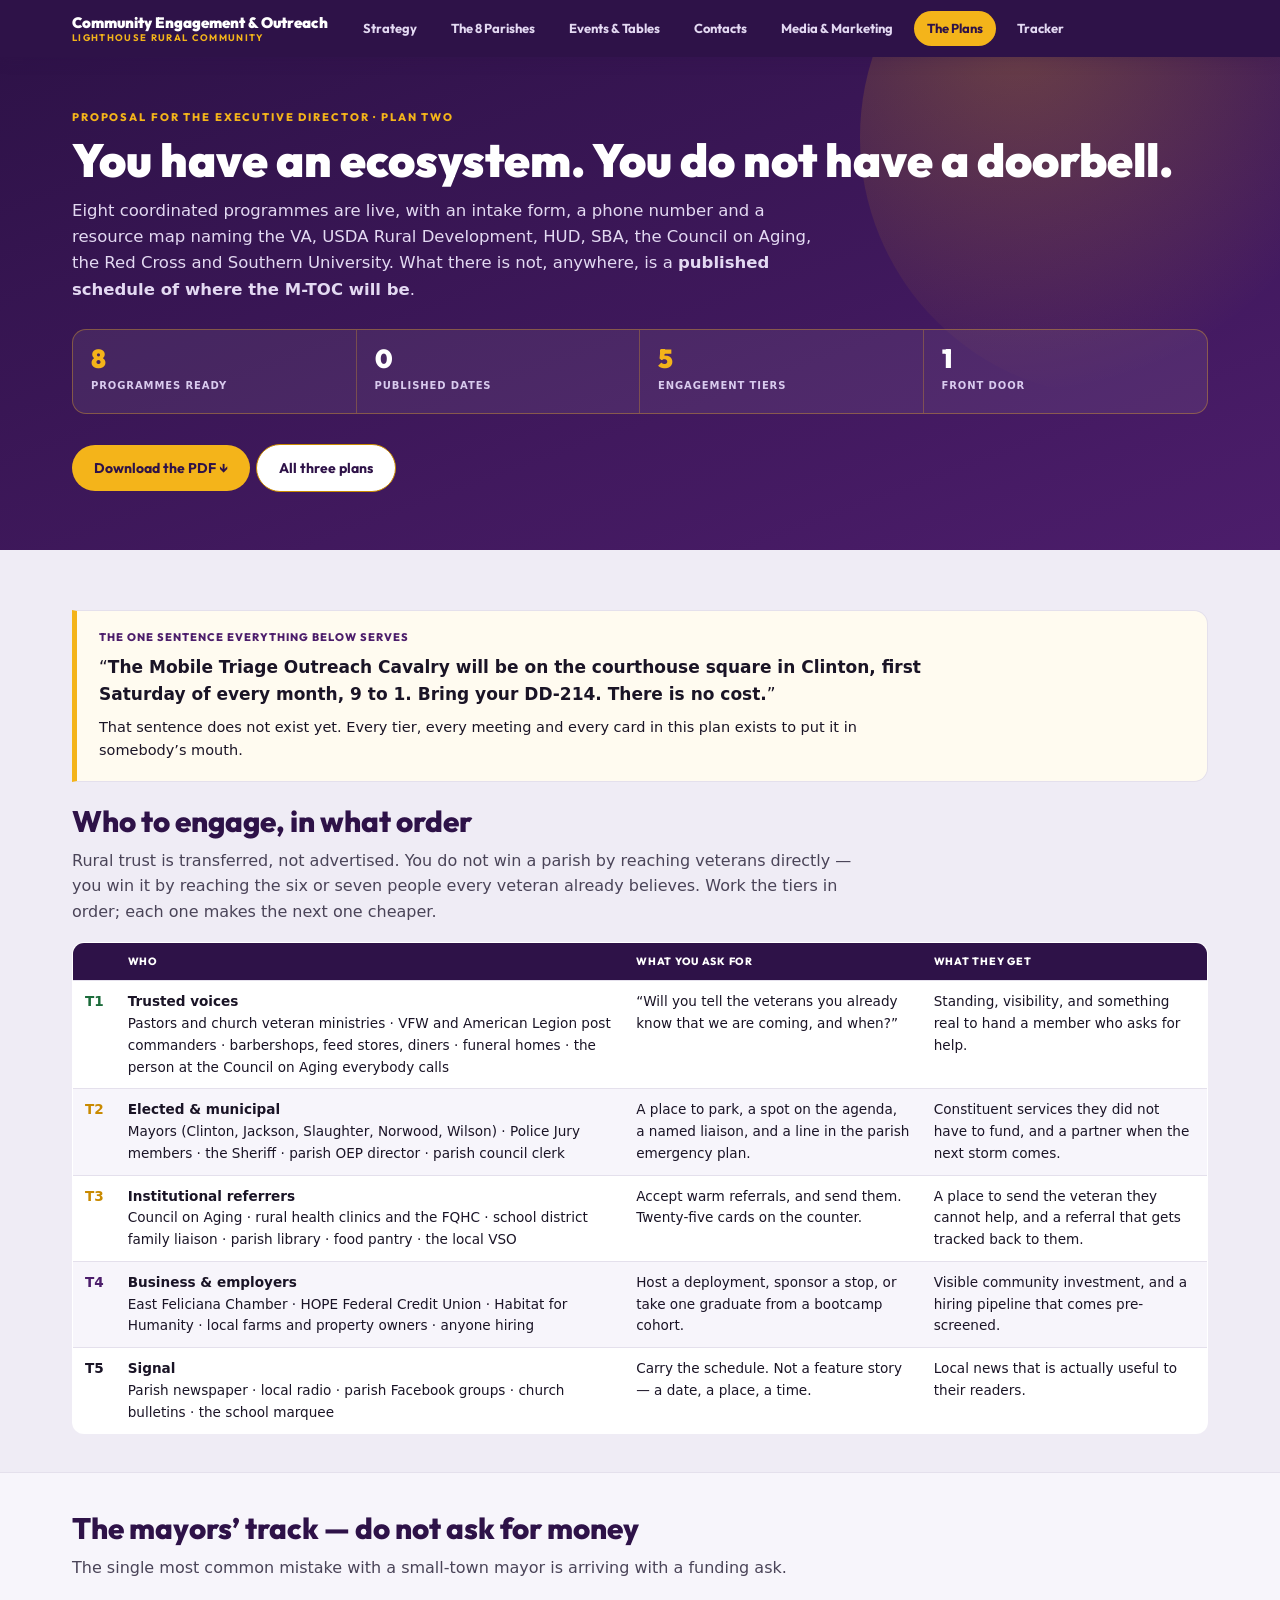
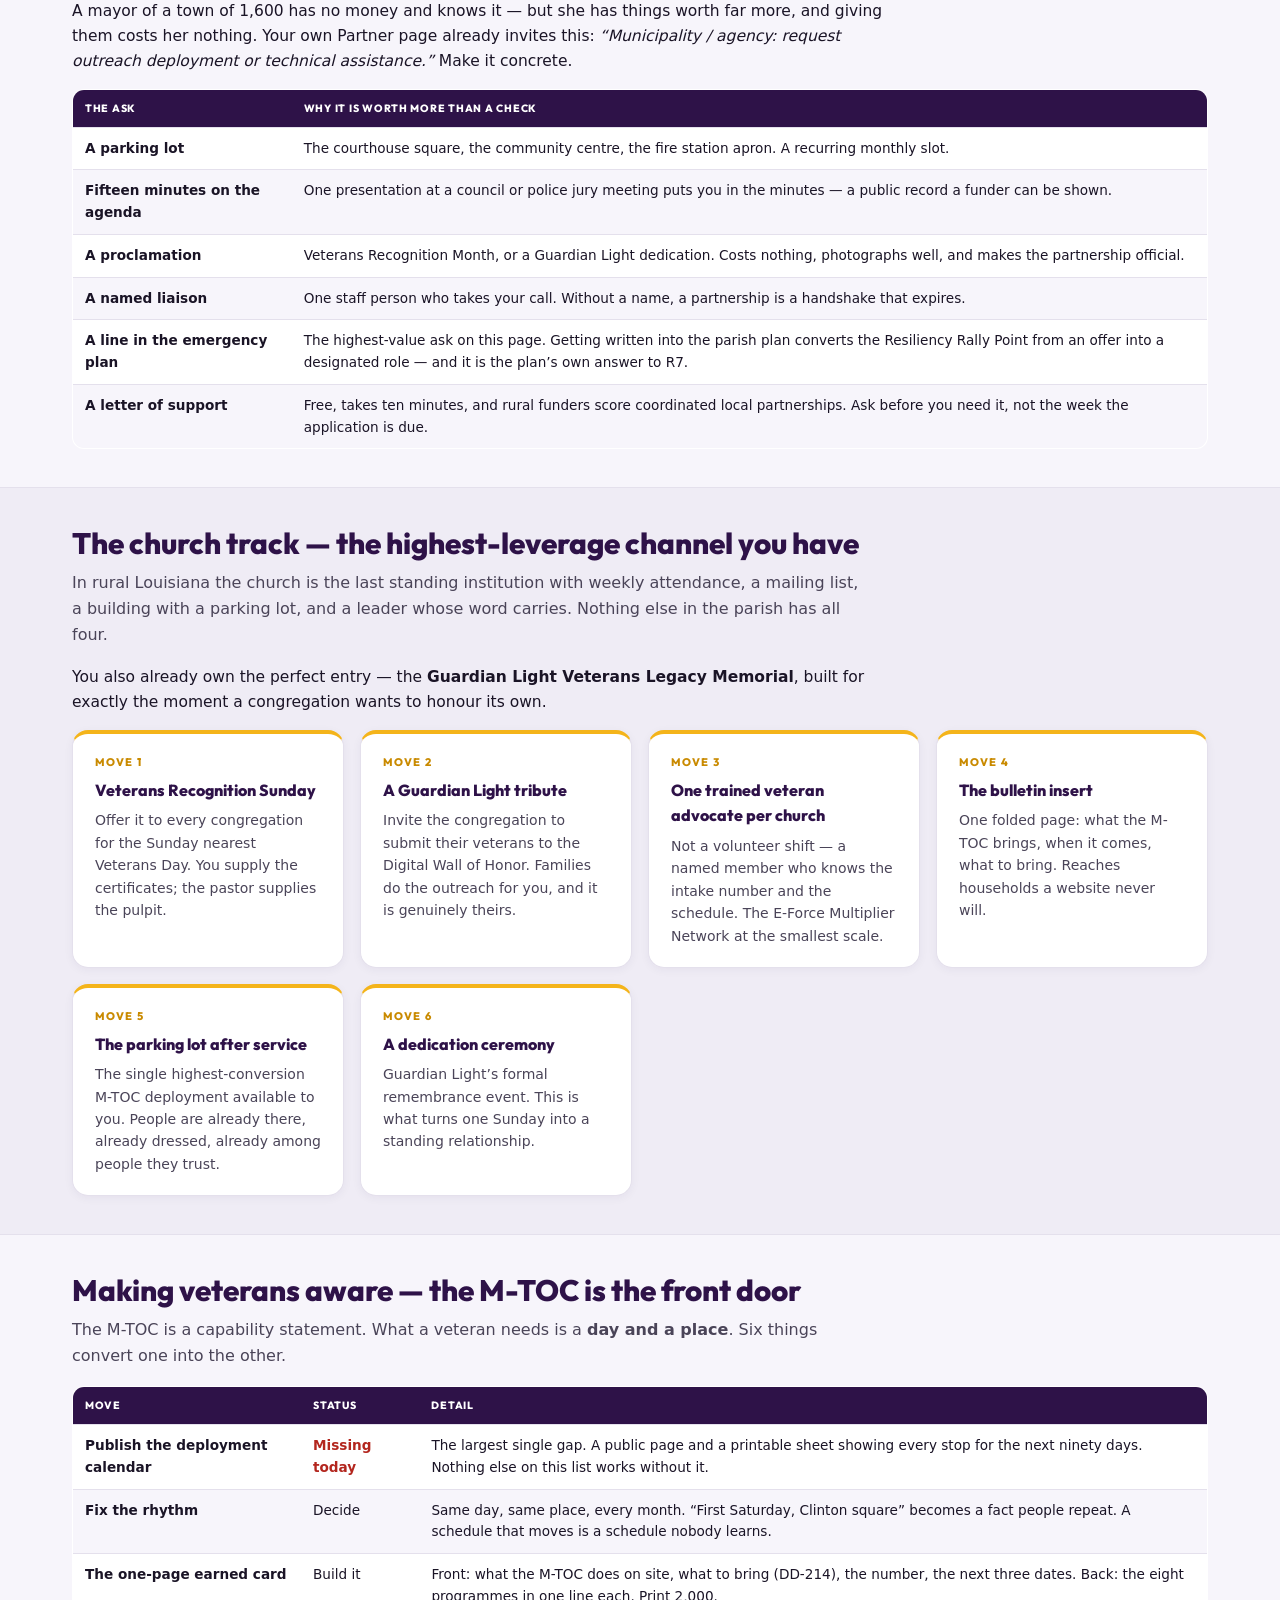
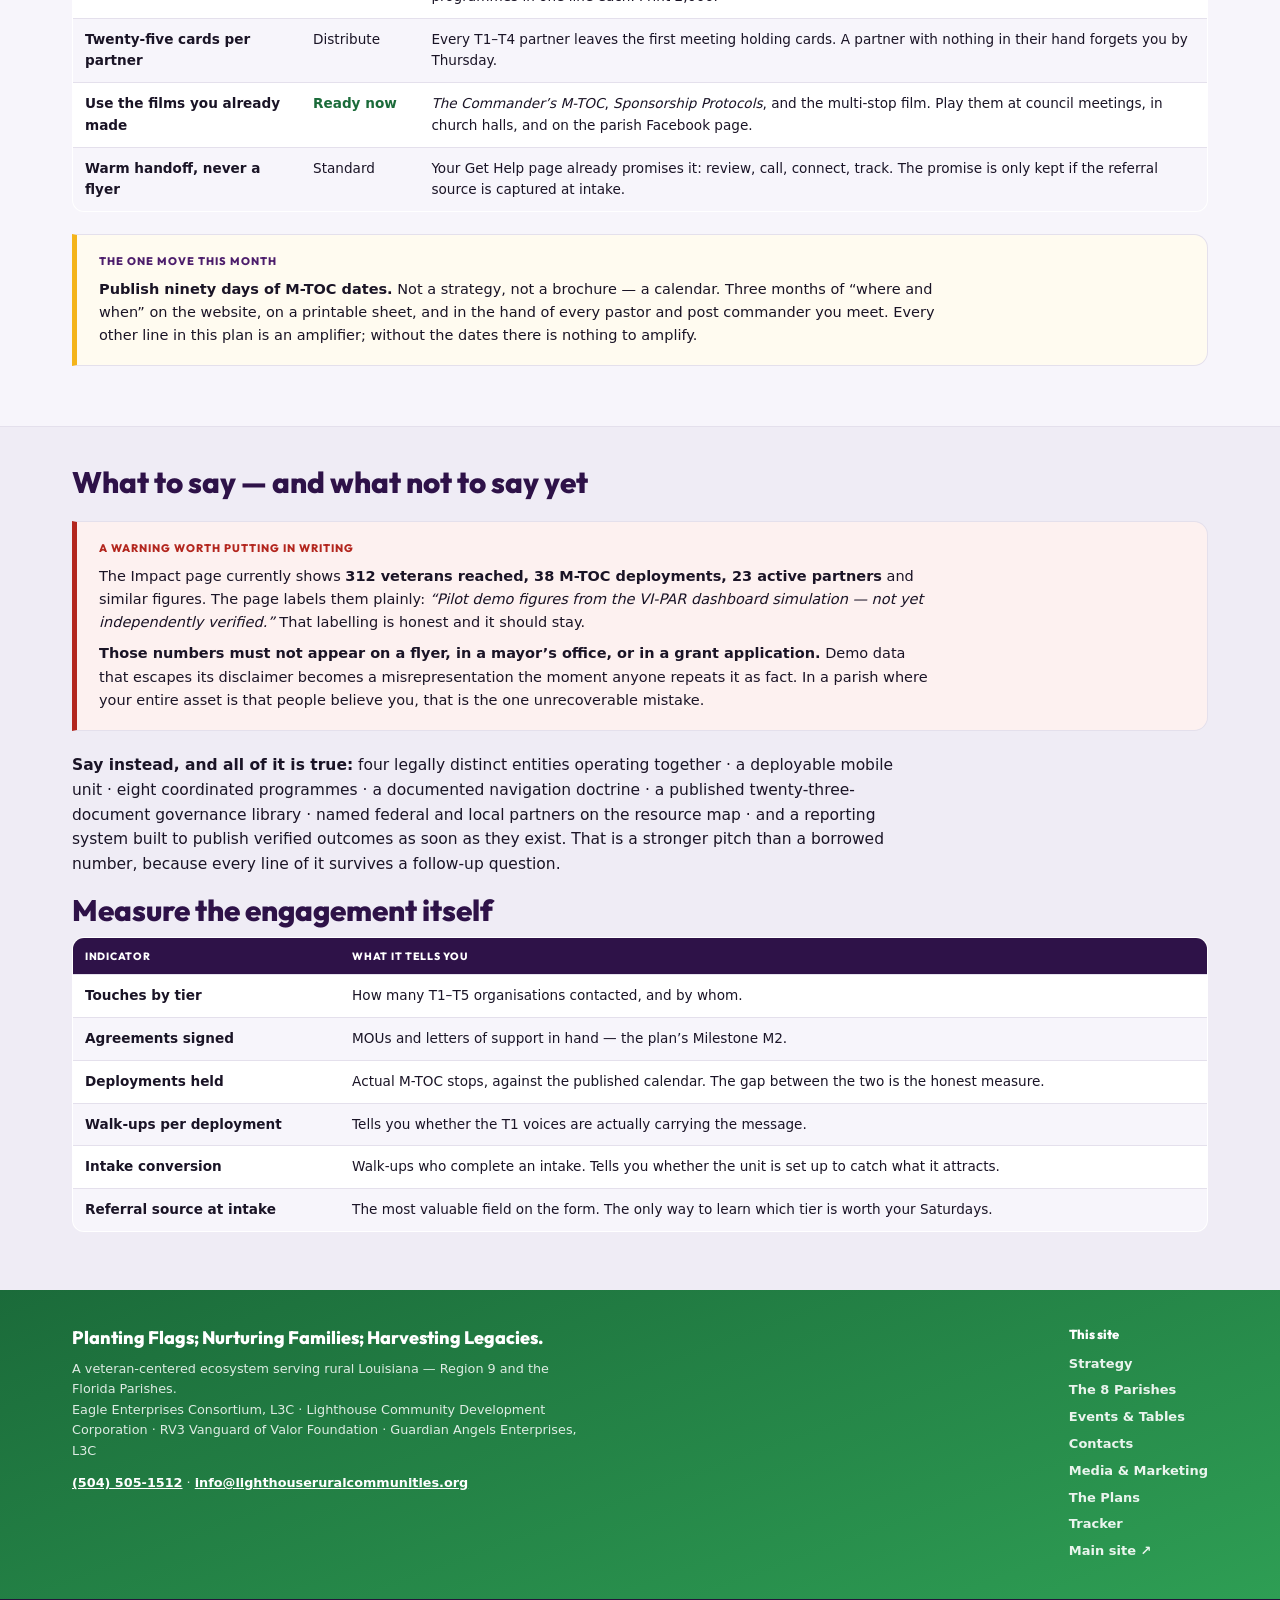
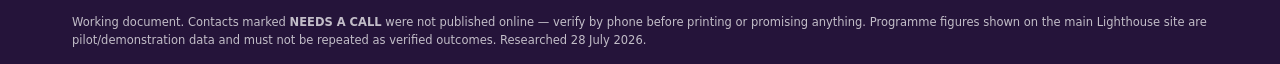
<file: plan-engagement.html>
<!DOCTYPE html>
<html lang="en"><head>
<meta charset="utf-8"><meta name="viewport" content="width=device-width, initial-scale=1">
<title>Community Engagement & Outreach Expansion · Plan two</title>
<meta name="description" content="The five-tier engagement ladder, the mayors' track, the church track, and how veterans find out the M-TOC is coming.">
<link rel="stylesheet" href="css/site.css">
</head><body>
<nav class="nav"><div class="wrap">
  <a class="brand" href="index.html">Community Engagement &amp; Outreach<span>Lighthouse Rural Community</span></a>
  <a class="l" href="index.html">Strategy</a><a class="l" href="parishes.html">The 8 Parishes</a><a class="l" href="events.html">Events & Tables</a><a class="l" href="contacts.html">Contacts</a><a class="l" href="media.html">Media & Marketing</a><a class="l on" href="plans.html">The Plans</a><a class="l" href="tracker.html">Tracker</a>
</div></nav>
<header class="hero"><div class="wrap"><div class="kick">Proposal for the Executive Director &middot; Plan two</div><h1>You have an ecosystem. You do not have a doorbell.</h1><p>Eight coordinated programmes are live, with an intake form, a phone number and a resource map naming the VA, USDA Rural Development, HUD, SBA, the Council on Aging, the Red Cross and Southern University. What there is not, anywhere, is a <b>published schedule of where the M-TOC will be</b>.</p><div class="stats" style="margin-top:26px;background:rgba(255,255,255,.07);border-color:rgba(244,180,26,.35)"><div style="border-color:rgba(244,180,26,.28)"><b style="color:#F4B41A">8</b><span style="color:#D9CBEE">Programmes ready</span></div><div style="border-color:rgba(244,180,26,.28)"><b style="color:#fff">0</b><span style="color:#D9CBEE">Published dates</span></div><div style="border-color:rgba(244,180,26,.28)"><b style="color:#F4B41A">5</b><span style="color:#D9CBEE">Engagement tiers</span></div><div style="border-color:rgba(244,180,26,.28)"><b style="color:#fff">1</b><span style="color:#D9CBEE">Front door</span></div></div><p style="margin-top:18px"><a class="btn gold" href="docs/community-engagement-plan.pdf">Download the PDF &darr;</a><a class="btn alt" href="plans.html">All three plans</a></p></div></header>
<section class=""><div class="wrap">
<div class="callout"><div class="k">The one sentence everything below serves</div><p style='font-size:17px'>&ldquo;<b>The Mobile Triage Outreach Cavalry will be on the courthouse square in Clinton, first Saturday of every month, 9 to 1. Bring your DD-214. There is no cost.</b>&rdquo;</p><p>That sentence does not exist yet. Every tier, every meeting and every card in this plan exists to put it in somebody&rsquo;s mouth.</p></div>
<h2>Who to engage, in what order</h2>
<p class="lead">Rural trust is transferred, not advertised. You do not win a parish by reaching veterans directly
&mdash; you win it by reaching the six or seven people every veteran already believes. Work the tiers in order;
each one makes the next one cheaper.</p>
<div class="scroll"><table class="tbl"><thead><tr><th></th><th>Who</th><th>What you ask for</th><th>What they get</th></tr></thead><tbody><tr><td><b style="color:#1B6B3A">T1</b></td><td><b>Trusted voices</b><br>Pastors and church veteran ministries &middot; VFW and American Legion post commanders &middot; barbershops, feed stores, diners &middot; funeral homes &middot; the person at the Council on Aging everybody calls</td><td>&ldquo;Will you tell the veterans you already know that we are coming, and when?&rdquo;</td><td>Standing, visibility, and something real to hand a member who asks for help.</td></tr><tr><td><b style="color:#C98A00">T2</b></td><td><b>Elected &amp; municipal</b><br>Mayors (Clinton, Jackson, Slaughter, Norwood, Wilson) &middot; Police Jury members &middot; the Sheriff &middot; parish OEP director &middot; parish council clerk</td><td>A place to park, a spot on the agenda, a named liaison, and a line in the parish emergency plan.</td><td>Constituent services they did not have to fund, and a partner when the next storm comes.</td></tr><tr><td><b style="color:#C98A00">T3</b></td><td><b>Institutional referrers</b><br>Council on Aging &middot; rural health clinics and the FQHC &middot; school district family liaison &middot; parish library &middot; food pantry &middot; the local VSO</td><td>Accept warm referrals, and send them. Twenty-five cards on the counter.</td><td>A place to send the veteran they cannot help, and a referral that gets tracked back to them.</td></tr><tr><td><b style="color:#4C1D6B">T4</b></td><td><b>Business &amp; employers</b><br>East Feliciana Chamber &middot; HOPE Federal Credit Union &middot; Habitat for Humanity &middot; local farms and property owners &middot; anyone hiring</td><td>Host a deployment, sponsor a stop, or take one graduate from a bootcamp cohort.</td><td>Visible community investment, and a hiring pipeline that comes pre-screened.</td></tr><tr><td><b>T5</b></td><td><b>Signal</b><br>Parish newspaper &middot; local radio &middot; parish Facebook groups &middot; church bulletins &middot; the school marquee</td><td>Carry the schedule. Not a feature story &mdash; a date, a place, a time.</td><td>Local news that is actually useful to their readers.</td></tr></tbody></table></div>
</div></section><section class="alt"><div class="wrap">
<h2>The mayors&rsquo; track &mdash; do not ask for money</h2>
<p class="lead">The single most common mistake with a small-town mayor is arriving with a funding ask.</p>
<p>A mayor of a town of 1,600 has no money and knows it &mdash; but she has things worth far more, and giving them
costs her nothing. Your own Partner page already invites this: <i>&ldquo;Municipality / agency: request outreach
deployment or technical assistance.&rdquo;</i> Make it concrete.</p>
<div class="scroll"><table class="tbl"><thead><tr><th>The ask</th><th>Why it is worth more than a check</th></tr></thead><tbody><tr><td><b>A parking lot</b></td><td>The courthouse square, the community centre, the fire station apron. A recurring monthly slot.</td></tr><tr><td><b>Fifteen minutes on the agenda</b></td><td>One presentation at a council or police jury meeting puts you in the minutes &mdash; a public record a funder can be shown.</td></tr><tr><td><b>A proclamation</b></td><td>Veterans Recognition Month, or a Guardian Light dedication. Costs nothing, photographs well, and makes the partnership official.</td></tr><tr><td><b>A named liaison</b></td><td>One staff person who takes your call. Without a name, a partnership is a handshake that expires.</td></tr><tr><td><b>A line in the emergency plan</b></td><td>The highest-value ask on this page. Getting written into the parish plan converts the Resiliency Rally Point from an offer into a designated role &mdash; and it is the plan&rsquo;s own answer to R7.</td></tr><tr><td><b>A letter of support</b></td><td>Free, takes ten minutes, and rural funders score coordinated local partnerships. Ask before you need it, not the week the application is due.</td></tr></tbody></table></div>
</div></section><section class=""><div class="wrap">
<h2>The church track &mdash; the highest-leverage channel you have</h2>
<p class="lead">In rural Louisiana the church is the last standing institution with weekly attendance, a mailing
list, a building with a parking lot, and a leader whose word carries. Nothing else in the parish has all four.</p>
<p>You also already own the perfect entry &mdash; the <b>Guardian Light Veterans Legacy Memorial</b>, built for exactly
the moment a congregation wants to honour its own.</p>
<div class="grid"><div class="card gold"><div class="num">Move 1</div><h4>Veterans Recognition Sunday</h4><p>Offer it to every congregation for the Sunday nearest Veterans Day. You supply the certificates; the pastor supplies the pulpit.</p></div><div class="card gold"><div class="num">Move 2</div><h4>A Guardian Light tribute</h4><p>Invite the congregation to submit their veterans to the Digital Wall of Honor. Families do the outreach for you, and it is genuinely theirs.</p></div><div class="card gold"><div class="num">Move 3</div><h4>One trained veteran advocate per church</h4><p>Not a volunteer shift &mdash; a named member who knows the intake number and the schedule. The E-Force Multiplier Network at the smallest scale.</p></div><div class="card gold"><div class="num">Move 4</div><h4>The bulletin insert</h4><p>One folded page: what the M-TOC brings, when it comes, what to bring. Reaches households a website never will.</p></div><div class="card gold"><div class="num">Move 5</div><h4>The parking lot after service</h4><p>The single highest-conversion M-TOC deployment available to you. People are already there, already dressed, already among people they trust.</p></div><div class="card gold"><div class="num">Move 6</div><h4>A dedication ceremony</h4><p>Guardian Light&rsquo;s formal remembrance event. This is what turns one Sunday into a standing relationship.</p></div></div>
</div></section><section class="alt"><div class="wrap">
<h2>Making veterans aware &mdash; the M-TOC is the front door</h2>
<p class="lead">The M-TOC is a capability statement. What a veteran needs is a <b>day and a place</b>.
Six things convert one into the other.</p>
<div class="scroll"><table class="tbl"><thead><tr><th>Move</th><th>Status</th><th>Detail</th></tr></thead><tbody><tr><td><b>Publish the deployment calendar</b></td><td><b style="color:#B3261E">Missing today</b></td><td>The largest single gap. A public page and a printable sheet showing every stop for the next ninety days. Nothing else on this list works without it.</td></tr><tr><td><b>Fix the rhythm</b></td><td>Decide</td><td>Same day, same place, every month. &ldquo;First Saturday, Clinton square&rdquo; becomes a fact people repeat. A schedule that moves is a schedule nobody learns.</td></tr><tr><td><b>The one-page earned card</b></td><td>Build it</td><td>Front: what the M-TOC does on site, what to bring (DD-214), the number, the next three dates. Back: the eight programmes in one line each. Print 2,000.</td></tr><tr><td><b>Twenty-five cards per partner</b></td><td>Distribute</td><td>Every T1&ndash;T4 partner leaves the first meeting holding cards. A partner with nothing in their hand forgets you by Thursday.</td></tr><tr><td><b>Use the films you already made</b></td><td><b style="color:#1B6B3A">Ready now</b></td><td><i>The Commander&rsquo;s M-TOC</i>, <i>Sponsorship Protocols</i>, and the multi-stop film. Play them at council meetings, in church halls, and on the parish Facebook page.</td></tr><tr><td><b>Warm handoff, never a flyer</b></td><td>Standard</td><td>Your Get Help page already promises it: review, call, connect, track. The promise is only kept if the referral source is captured at intake.</td></tr></tbody></table></div>
<div class="callout"><div class="k">The one move this month</div><p><b>Publish ninety days of M-TOC dates.</b> Not a strategy, not a brochure &mdash; a calendar. Three months of &ldquo;where and when&rdquo; on the website, on a printable sheet, and in the hand of every pastor and post commander you meet. Every other line in this plan is an amplifier; without the dates there is nothing to amplify.</p></div>
</div></section><section class=""><div class="wrap">
<h2>What to say &mdash; and what not to say yet</h2>
<div class="callout warn"><div class="k">A warning worth putting in writing</div><p>The Impact page currently shows <b>312 veterans reached, 38 M-TOC deployments, 23 active partners</b> and similar figures. The page labels them plainly: <i>&ldquo;Pilot demo figures from the VI-PAR dashboard simulation &mdash; not yet independently verified.&rdquo;</i> That labelling is honest and it should stay.</p><p><b>Those numbers must not appear on a flyer, in a mayor&rsquo;s office, or in a grant application.</b> Demo data that escapes its disclaimer becomes a misrepresentation the moment anyone repeats it as fact. In a parish where your entire asset is that people believe you, that is the one unrecoverable mistake.</p></div>
<p><b>Say instead, and all of it is true:</b> four legally distinct entities operating together &middot; a deployable
mobile unit &middot; eight coordinated programmes &middot; a documented navigation doctrine &middot; a published
twenty-three-document governance library &middot; named federal and local partners on the resource map &middot; and a
reporting system built to publish verified outcomes as soon as they exist. That is a stronger pitch than a
borrowed number, because every line of it survives a follow-up question.</p>
<h2>Measure the engagement itself</h2>
<div class="scroll"><table class="tbl"><thead><tr><th>Indicator</th><th>What it tells you</th></tr></thead><tbody><tr><td><b>Touches by tier</b></td><td>How many T1&ndash;T5 organisations contacted, and by whom.</td></tr><tr><td><b>Agreements signed</b></td><td>MOUs and letters of support in hand &mdash; the plan&rsquo;s Milestone M2.</td></tr><tr><td><b>Deployments held</b></td><td>Actual M-TOC stops, against the published calendar. The gap between the two is the honest measure.</td></tr><tr><td><b>Walk-ups per deployment</b></td><td>Tells you whether the T1 voices are actually carrying the message.</td></tr><tr><td><b>Intake conversion</b></td><td>Walk-ups who complete an intake. Tells you whether the unit is set up to catch what it attracts.</td></tr><tr><td><b>Referral source at intake</b></td><td>The most valuable field on the form. The only way to learn which tier is worth your Saturdays.</td></tr></tbody></table></div>
</div></section>
<footer><div class="wrap">
  <div><div class="t">Planting Flags; Nurturing Families; Harvesting Legacies.</div>
    <div class="s">A veteran-centered ecosystem serving rural Louisiana &mdash; Region 9 and the Florida Parishes.<br>
    Eagle Enterprises Consortium, L3C &middot; Lighthouse Community Development Corporation &middot;
    RV3 Vanguard of Valor Foundation &middot; Guardian Angels Enterprises, L3C</div>
    <div class="s" style="margin-top:12px"><a href="tel:5045051512">(504) 505-1512</a> &middot;
    <a href="mailto:info@lighthouseruralcommunities.org">info@lighthouseruralcommunities.org</a></div></div>
  <div class="fnav"><div class="t" style="font-size:13px">This site</div><a href="index.html">Strategy</a><a href="parishes.html">The 8 Parishes</a><a href="events.html">Events & Tables</a><a href="contacts.html">Contacts</a><a href="media.html">Media & Marketing</a><a href="plans.html">The Plans</a><a href="tracker.html">Tracker</a><a href="https://www.lighthouseruralcommunities.org" target="_blank" rel="noopener">Main site &#8599;</a></div>
</div></footer>
<div class="disclaim"><div class="wrap">Working document. Contacts marked <b>NEEDS A CALL</b> were not published
online &mdash; verify by phone before printing or promising anything. Programme figures shown on the main
Lighthouse site are pilot/demonstration data and must not be repeated as verified outcomes.
Researched 28 July 2026.</div></div>
</body></html>
</file>
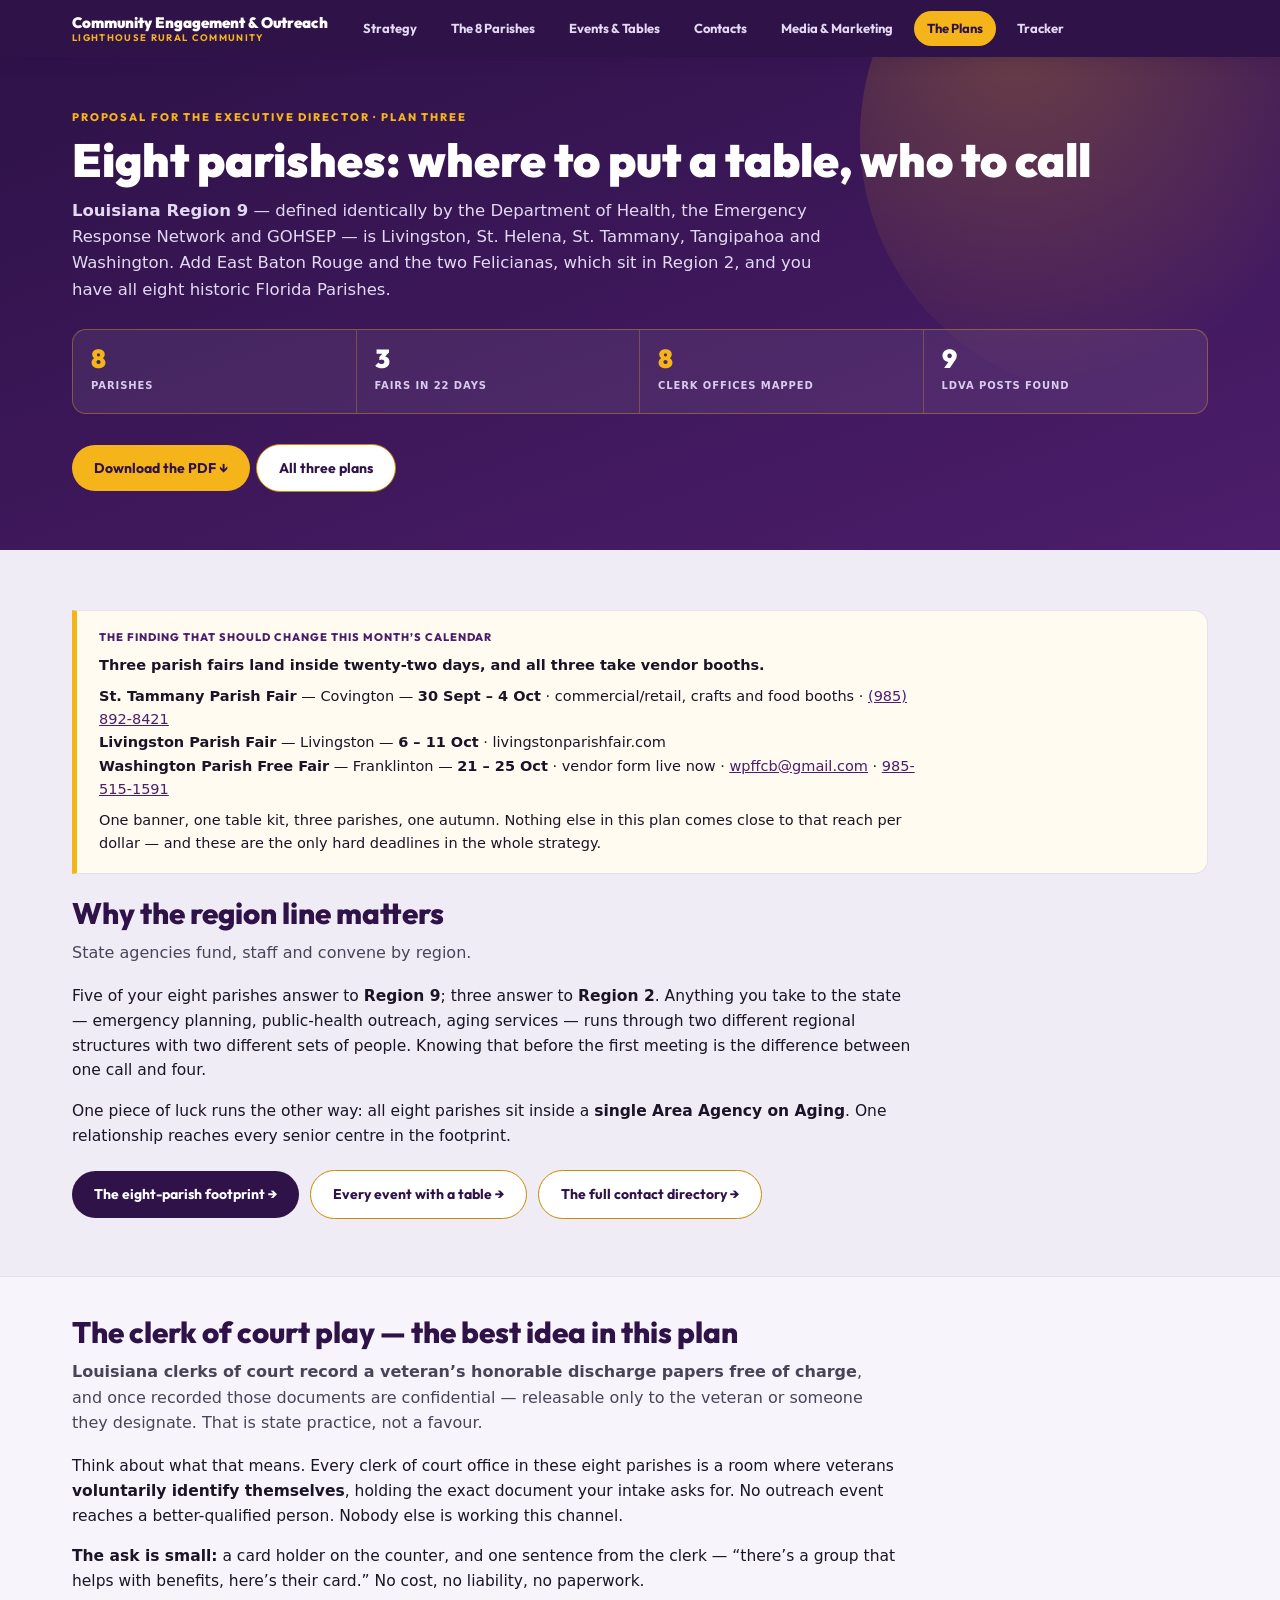
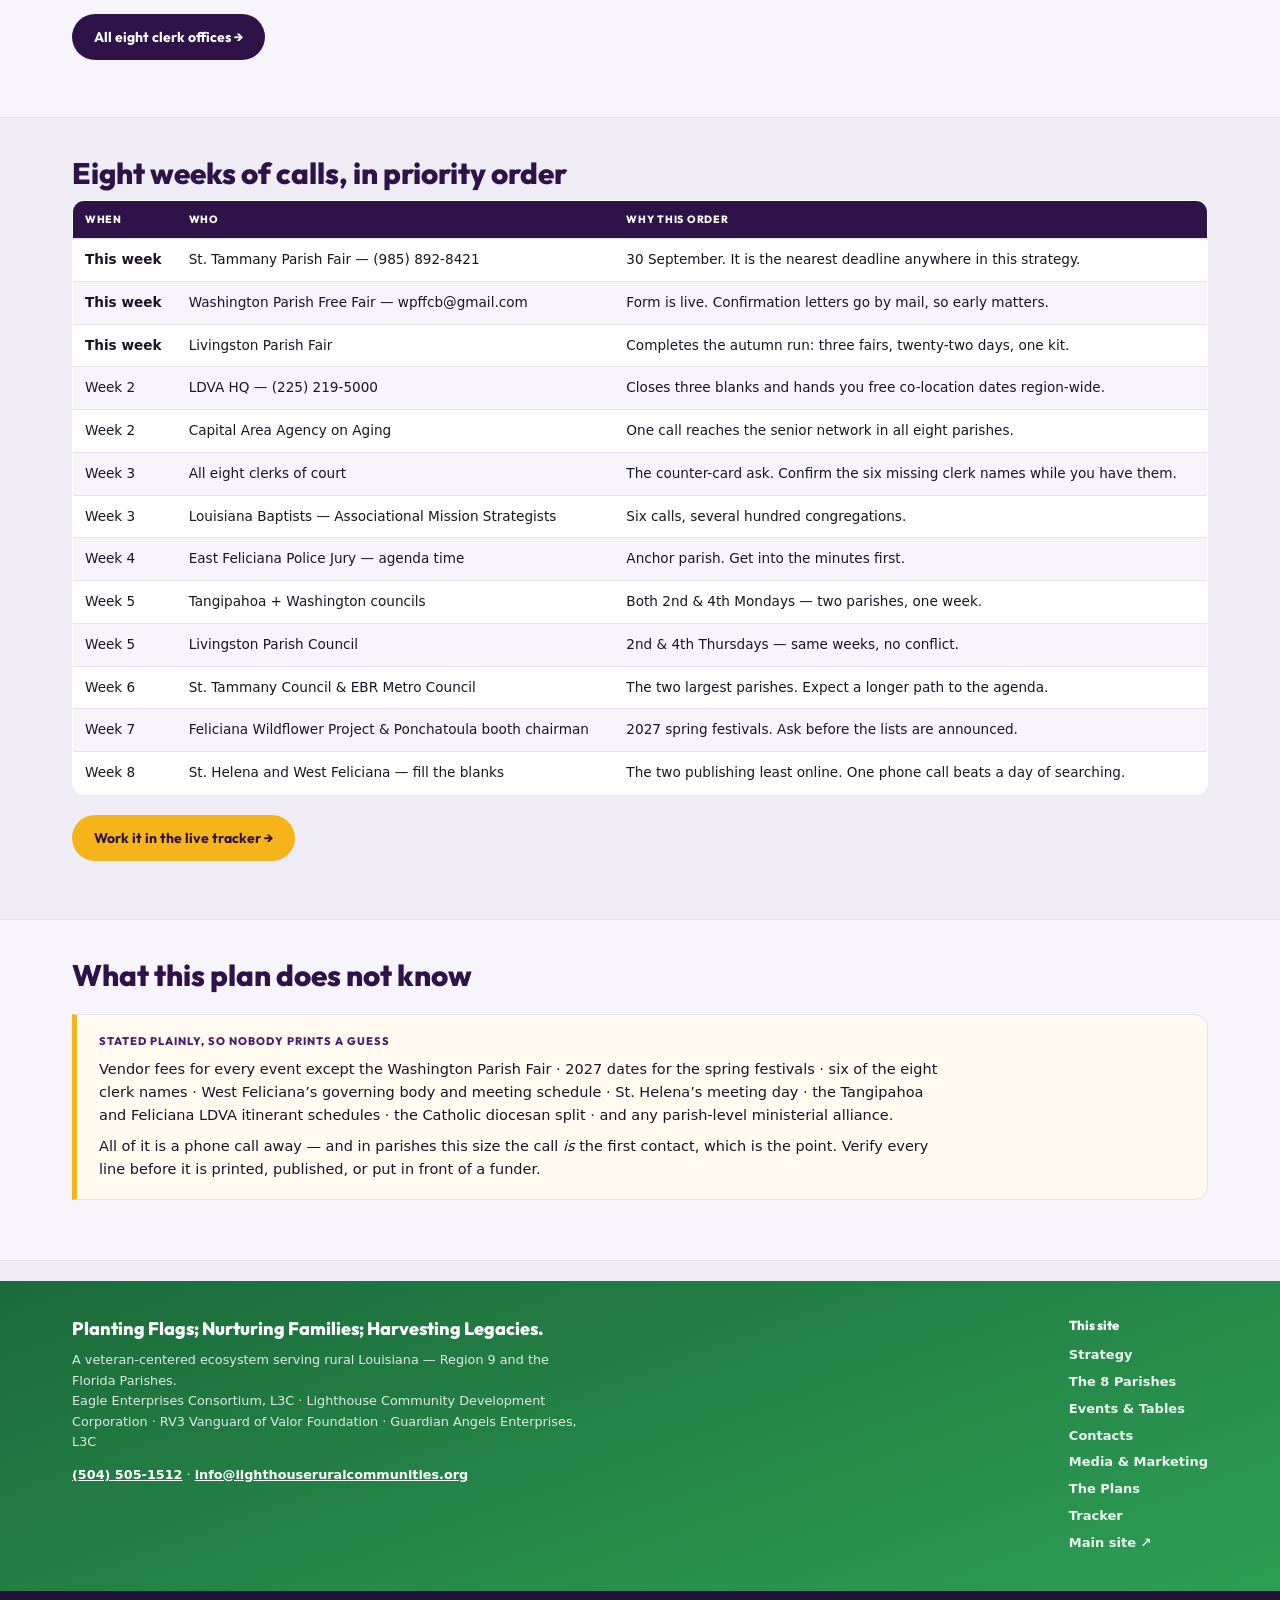
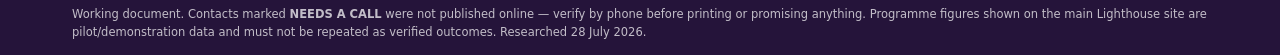
<file: plan-regional.html>
<!DOCTYPE html>
<html lang="en"><head>
<meta charset="utf-8"><meta name="viewport" content="width=device-width, initial-scale=1">
<title>Regional Reach-Out Plan · Plan three</title>
<meta name="description" content="Region 9 plus the capital-area Florida Parishes: the autumn fair run, the clerk of court play, and eight weeks of calls.">
<link rel="stylesheet" href="css/site.css">
</head><body>
<nav class="nav"><div class="wrap">
  <a class="brand" href="index.html">Community Engagement &amp; Outreach<span>Lighthouse Rural Community</span></a>
  <a class="l" href="index.html">Strategy</a><a class="l" href="parishes.html">The 8 Parishes</a><a class="l" href="events.html">Events & Tables</a><a class="l" href="contacts.html">Contacts</a><a class="l" href="media.html">Media & Marketing</a><a class="l on" href="plans.html">The Plans</a><a class="l" href="tracker.html">Tracker</a>
</div></nav>
<header class="hero"><div class="wrap"><div class="kick">Proposal for the Executive Director &middot; Plan three</div><h1>Eight parishes: where to put a table, who to call</h1><p><b>Louisiana Region 9</b> &mdash; defined identically by the Department of Health, the Emergency Response Network and GOHSEP &mdash; is Livingston, St. Helena, St. Tammany, Tangipahoa and Washington. Add East Baton Rouge and the two Felicianas, which sit in Region 2, and you have all eight historic Florida Parishes.</p><div class="stats" style="margin-top:26px;background:rgba(255,255,255,.07);border-color:rgba(244,180,26,.35)"><div style="border-color:rgba(244,180,26,.28)"><b style="color:#F4B41A">8</b><span style="color:#D9CBEE">Parishes</span></div><div style="border-color:rgba(244,180,26,.28)"><b style="color:#fff">3</b><span style="color:#D9CBEE">Fairs in 22 days</span></div><div style="border-color:rgba(244,180,26,.28)"><b style="color:#F4B41A">8</b><span style="color:#D9CBEE">Clerk offices mapped</span></div><div style="border-color:rgba(244,180,26,.28)"><b style="color:#fff">9</b><span style="color:#D9CBEE">LDVA posts found</span></div></div><p style="margin-top:18px"><a class="btn gold" href="docs/regional-reach-out-plan.pdf">Download the PDF &darr;</a><a class="btn alt" href="plans.html">All three plans</a></p></div></header>
<section class=""><div class="wrap">
<div class="callout"><div class="k">The finding that should change this month&rsquo;s calendar</div><p><b>Three parish fairs land inside twenty-two days, and all three take vendor booths.</b></p><p><b>St. Tammany Parish Fair</b> &mdash; Covington &mdash; <b>30 Sept &ndash; 4 Oct</b> &middot; commercial/retail, crafts and food booths &middot; <a href='tel:9858928421'>(985) 892-8421</a><br><b>Livingston Parish Fair</b> &mdash; Livingston &mdash; <b>6 &ndash; 11 Oct</b> &middot; livingstonparishfair.com<br><b>Washington Parish Free Fair</b> &mdash; Franklinton &mdash; <b>21 &ndash; 25 Oct</b> &middot; vendor form live now &middot; <a href='mailto:wpffcb@gmail.com'>wpffcb@gmail.com</a> &middot; <a href='tel:9855151591'>985-515-1591</a></p><p>One banner, one table kit, three parishes, one autumn. Nothing else in this plan comes close to that reach per dollar &mdash; and these are the only hard deadlines in the whole strategy.</p></div>
<h2>Why the region line matters</h2>
<p class="lead">State agencies fund, staff and convene by region.</p>
<p>Five of your eight parishes answer to <b>Region 9</b>; three answer to <b>Region 2</b>. Anything you take to the
state &mdash; emergency planning, public-health outreach, aging services &mdash; runs through two different regional
structures with two different sets of people. Knowing that before the first meeting is the difference between
one call and four.</p>
<p>One piece of luck runs the other way: all eight parishes sit inside a <b>single Area Agency on Aging</b>. One
relationship reaches every senior centre in the footprint.</p>
<p style="margin-top:18px"><a class="btn" href="parishes.html">The eight-parish footprint &rarr;</a>
<a class="btn alt" href="events.html">Every event with a table &rarr;</a>
<a class="btn alt" href="contacts.html">The full contact directory &rarr;</a></p>
</div></section><section class="alt"><div class="wrap">
<h2>The clerk of court play &mdash; the best idea in this plan</h2>
<p class="lead"><b>Louisiana clerks of court record a veteran&rsquo;s honorable discharge papers free of charge</b>, and
once recorded those documents are confidential &mdash; releasable only to the veteran or someone they designate.
That is state practice, not a favour.</p>
<p>Think about what that means. Every clerk of court office in these eight parishes is a room where veterans
<b>voluntarily identify themselves</b>, holding the exact document your intake asks for. No outreach event reaches
a better-qualified person. Nobody else is working this channel.</p>
<p><b>The ask is small:</b> a card holder on the counter, and one sentence from the clerk &mdash; &ldquo;there&rsquo;s a group
that helps with benefits, here&rsquo;s their card.&rdquo; No cost, no liability, no paperwork.</p>
<p style="margin-top:16px"><a class="btn" href="contacts.html">All eight clerk offices &rarr;</a></p>
</div></section><section class=""><div class="wrap">
<h2>Eight weeks of calls, in priority order</h2>
<div class="scroll"><table class="tbl"><thead><tr><th>When</th><th>Who</th><th>Why this order</th></tr></thead><tbody><tr><td><b>This week</b></td><td>St. Tammany Parish Fair &mdash; (985) 892-8421</td><td>30 September. It is the nearest deadline anywhere in this strategy.</td></tr><tr><td><b>This week</b></td><td>Washington Parish Free Fair &mdash; wpffcb@gmail.com</td><td>Form is live. Confirmation letters go by mail, so early matters.</td></tr><tr><td><b>This week</b></td><td>Livingston Parish Fair</td><td>Completes the autumn run: three fairs, twenty-two days, one kit.</td></tr><tr><td>Week 2</td><td>LDVA HQ &mdash; (225) 219-5000</td><td>Closes three blanks and hands you free co-location dates region-wide.</td></tr><tr><td>Week 2</td><td>Capital Area Agency on Aging</td><td>One call reaches the senior network in all eight parishes.</td></tr><tr><td>Week 3</td><td>All eight clerks of court</td><td>The counter-card ask. Confirm the six missing clerk names while you have them.</td></tr><tr><td>Week 3</td><td>Louisiana Baptists &mdash; Associational Mission Strategists</td><td>Six calls, several hundred congregations.</td></tr><tr><td>Week 4</td><td>East Feliciana Police Jury &mdash; agenda time</td><td>Anchor parish. Get into the minutes first.</td></tr><tr><td>Week 5</td><td>Tangipahoa + Washington councils</td><td>Both 2nd &amp; 4th Mondays &mdash; two parishes, one week.</td></tr><tr><td>Week 5</td><td>Livingston Parish Council</td><td>2nd &amp; 4th Thursdays &mdash; same weeks, no conflict.</td></tr><tr><td>Week 6</td><td>St. Tammany Council &amp; EBR Metro Council</td><td>The two largest parishes. Expect a longer path to the agenda.</td></tr><tr><td>Week 7</td><td>Feliciana Wildflower Project &amp; Ponchatoula booth chairman</td><td>2027 spring festivals. Ask before the lists are announced.</td></tr><tr><td>Week 8</td><td>St. Helena and West Feliciana &mdash; fill the blanks</td><td>The two publishing least online. One phone call beats a day of searching.</td></tr></tbody></table></div>
<p style="margin-top:16px"><a class="btn gold" href="tracker.html">Work it in the live tracker &rarr;</a></p>
</div></section><section class="alt"><div class="wrap">
<h2>What this plan does not know</h2>
<div class="callout"><div class="k">Stated plainly, so nobody prints a guess</div><p>Vendor fees for every event except the Washington Parish Fair &middot; 2027 dates for the spring festivals &middot; six of the eight clerk names &middot; West Feliciana&rsquo;s governing body and meeting schedule &middot; St. Helena&rsquo;s meeting day &middot; the Tangipahoa and Feliciana LDVA itinerant schedules &middot; the Catholic diocesan split &middot; and any parish-level ministerial alliance.</p><p>All of it is a phone call away &mdash; and in parishes this size the call <i>is</i> the first contact, which is the point. Verify every line before it is printed, published, or put in front of a funder.</p></div>
</div></section>
<footer><div class="wrap">
  <div><div class="t">Planting Flags; Nurturing Families; Harvesting Legacies.</div>
    <div class="s">A veteran-centered ecosystem serving rural Louisiana &mdash; Region 9 and the Florida Parishes.<br>
    Eagle Enterprises Consortium, L3C &middot; Lighthouse Community Development Corporation &middot;
    RV3 Vanguard of Valor Foundation &middot; Guardian Angels Enterprises, L3C</div>
    <div class="s" style="margin-top:12px"><a href="tel:5045051512">(504) 505-1512</a> &middot;
    <a href="mailto:info@lighthouseruralcommunities.org">info@lighthouseruralcommunities.org</a></div></div>
  <div class="fnav"><div class="t" style="font-size:13px">This site</div><a href="index.html">Strategy</a><a href="parishes.html">The 8 Parishes</a><a href="events.html">Events & Tables</a><a href="contacts.html">Contacts</a><a href="media.html">Media & Marketing</a><a href="plans.html">The Plans</a><a href="tracker.html">Tracker</a><a href="https://www.lighthouseruralcommunities.org" target="_blank" rel="noopener">Main site &#8599;</a></div>
</div></footer>
<div class="disclaim"><div class="wrap">Working document. Contacts marked <b>NEEDS A CALL</b> were not published
online &mdash; verify by phone before printing or promising anything. Programme figures shown on the main
Lighthouse site are pilot/demonstration data and must not be repeated as verified outcomes.
Researched 28 July 2026.</div></div>
</body></html>
</file>
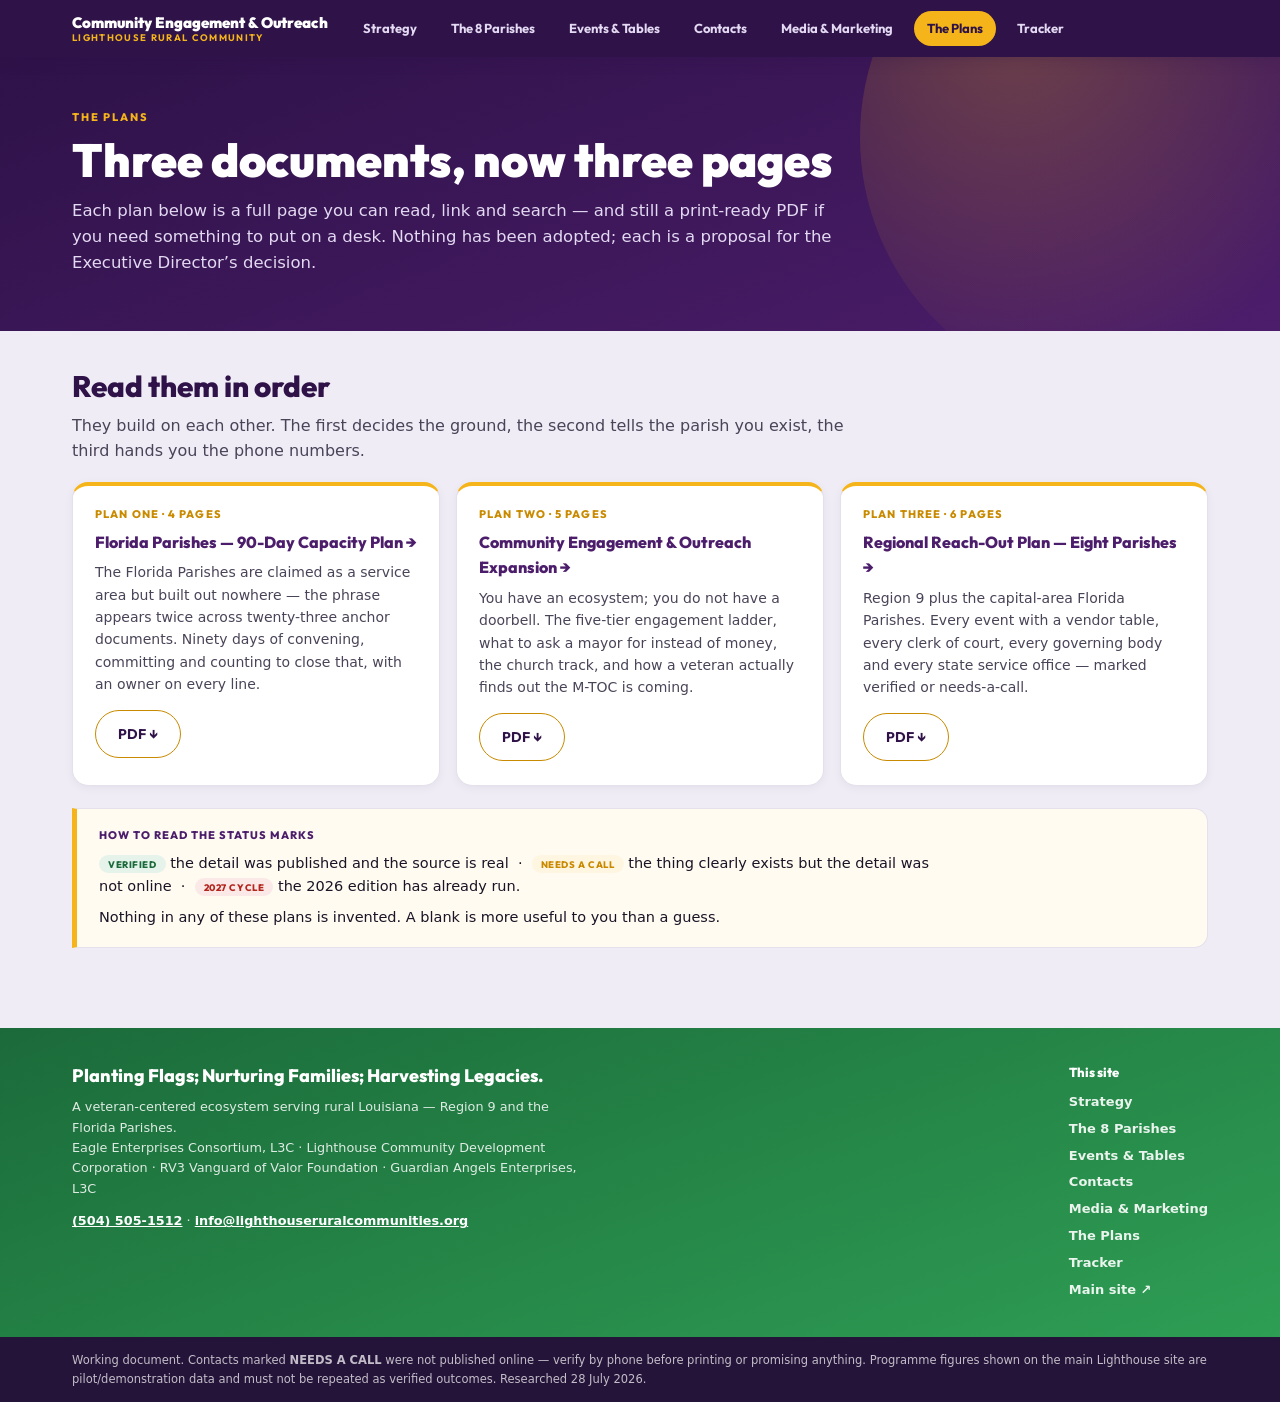
<file: plans.html>
<!DOCTYPE html>
<html lang="en"><head>
<meta charset="utf-8"><meta name="viewport" content="width=device-width, initial-scale=1">
<title>The Plans · Community Engagement & Outreach</title>
<meta name="description" content="The three reach-out plans as full web pages and print-ready PDFs.">
<link rel="stylesheet" href="css/site.css">
</head><body>
<nav class="nav"><div class="wrap">
  <a class="brand" href="index.html">Community Engagement &amp; Outreach<span>Lighthouse Rural Community</span></a>
  <a class="l" href="index.html">Strategy</a><a class="l" href="parishes.html">The 8 Parishes</a><a class="l" href="events.html">Events & Tables</a><a class="l" href="contacts.html">Contacts</a><a class="l" href="media.html">Media & Marketing</a><a class="l on" href="plans.html">The Plans</a><a class="l" href="tracker.html">Tracker</a>
</div></nav>
<header class="hero"><div class="wrap"><div class="kick">The plans</div><h1>Three documents, now three pages</h1><p>Each plan below is a full page you can read, link and search &mdash; and still a print-ready PDF if you need something to put on a desk. Nothing has been adopted; each is a proposal for the Executive Director&rsquo;s decision.</p></div></header>
<section class=""><div class="wrap">
<h2>Read them in order</h2>
<p class="lead">They build on each other. The first decides the ground, the second tells the parish you exist,
the third hands you the phone numbers.</p>
<div class="grid">
<div class="card gold"><div class="num">Plan one &middot; 4 pages</div>
 <h4><a href="plan-90-day.html" style="text-decoration:none">Florida Parishes &mdash; 90-Day Capacity Plan &rarr;</a></h4>
 <p>The Florida Parishes are claimed as a service area but built out nowhere &mdash; the phrase appears twice across
 twenty-three anchor documents. Ninety days of convening, committing and counting to close that, with an owner
 on every line.</p>
 <p style="margin-top:10px"><a class="btn alt" href="docs/florida-parishes-90-day-plan.pdf">PDF &darr;</a></p></div>
<div class="card gold"><div class="num">Plan two &middot; 5 pages</div>
 <h4><a href="plan-engagement.html" style="text-decoration:none">Community Engagement &amp; Outreach Expansion &rarr;</a></h4>
 <p>You have an ecosystem; you do not have a doorbell. The five-tier engagement ladder, what to ask a mayor for
 instead of money, the church track, and how a veteran actually finds out the M-TOC is coming.</p>
 <p style="margin-top:10px"><a class="btn alt" href="docs/community-engagement-plan.pdf">PDF &darr;</a></p></div>
<div class="card gold"><div class="num">Plan three &middot; 6 pages</div>
 <h4><a href="plan-regional.html" style="text-decoration:none">Regional Reach-Out Plan &mdash; Eight Parishes &rarr;</a></h4>
 <p>Region 9 plus the capital-area Florida Parishes. Every event with a vendor table, every clerk of court,
 every governing body and every state service office &mdash; marked verified or needs-a-call.</p>
 <p style="margin-top:10px"><a class="btn alt" href="docs/regional-reach-out-plan.pdf">PDF &darr;</a></p></div>
</div>
<div class="callout"><div class="k">How to read the status marks</div><p><span class="pill v">verified</span> the detail was published and the source is real &nbsp;&middot;&nbsp; <span class="pill c">needs a call</span> the thing clearly exists but the detail was not online &nbsp;&middot;&nbsp; <span class="pill p">2027 cycle</span> the 2026 edition has already run.</p><p>Nothing in any of these plans is invented. A blank is more useful to you than a guess.</p></div>
</div></section>
<footer><div class="wrap">
  <div><div class="t">Planting Flags; Nurturing Families; Harvesting Legacies.</div>
    <div class="s">A veteran-centered ecosystem serving rural Louisiana &mdash; Region 9 and the Florida Parishes.<br>
    Eagle Enterprises Consortium, L3C &middot; Lighthouse Community Development Corporation &middot;
    RV3 Vanguard of Valor Foundation &middot; Guardian Angels Enterprises, L3C</div>
    <div class="s" style="margin-top:12px"><a href="tel:5045051512">(504) 505-1512</a> &middot;
    <a href="mailto:info@lighthouseruralcommunities.org">info@lighthouseruralcommunities.org</a></div></div>
  <div class="fnav"><div class="t" style="font-size:13px">This site</div><a href="index.html">Strategy</a><a href="parishes.html">The 8 Parishes</a><a href="events.html">Events & Tables</a><a href="contacts.html">Contacts</a><a href="media.html">Media & Marketing</a><a href="plans.html">The Plans</a><a href="tracker.html">Tracker</a><a href="https://www.lighthouseruralcommunities.org" target="_blank" rel="noopener">Main site &#8599;</a></div>
</div></footer>
<div class="disclaim"><div class="wrap">Working document. Contacts marked <b>NEEDS A CALL</b> were not published
online &mdash; verify by phone before printing or promising anything. Programme figures shown on the main
Lighthouse site are pilot/demonstration data and must not be repeated as verified outcomes.
Researched 28 July 2026.</div></div>
</body></html>
</file>
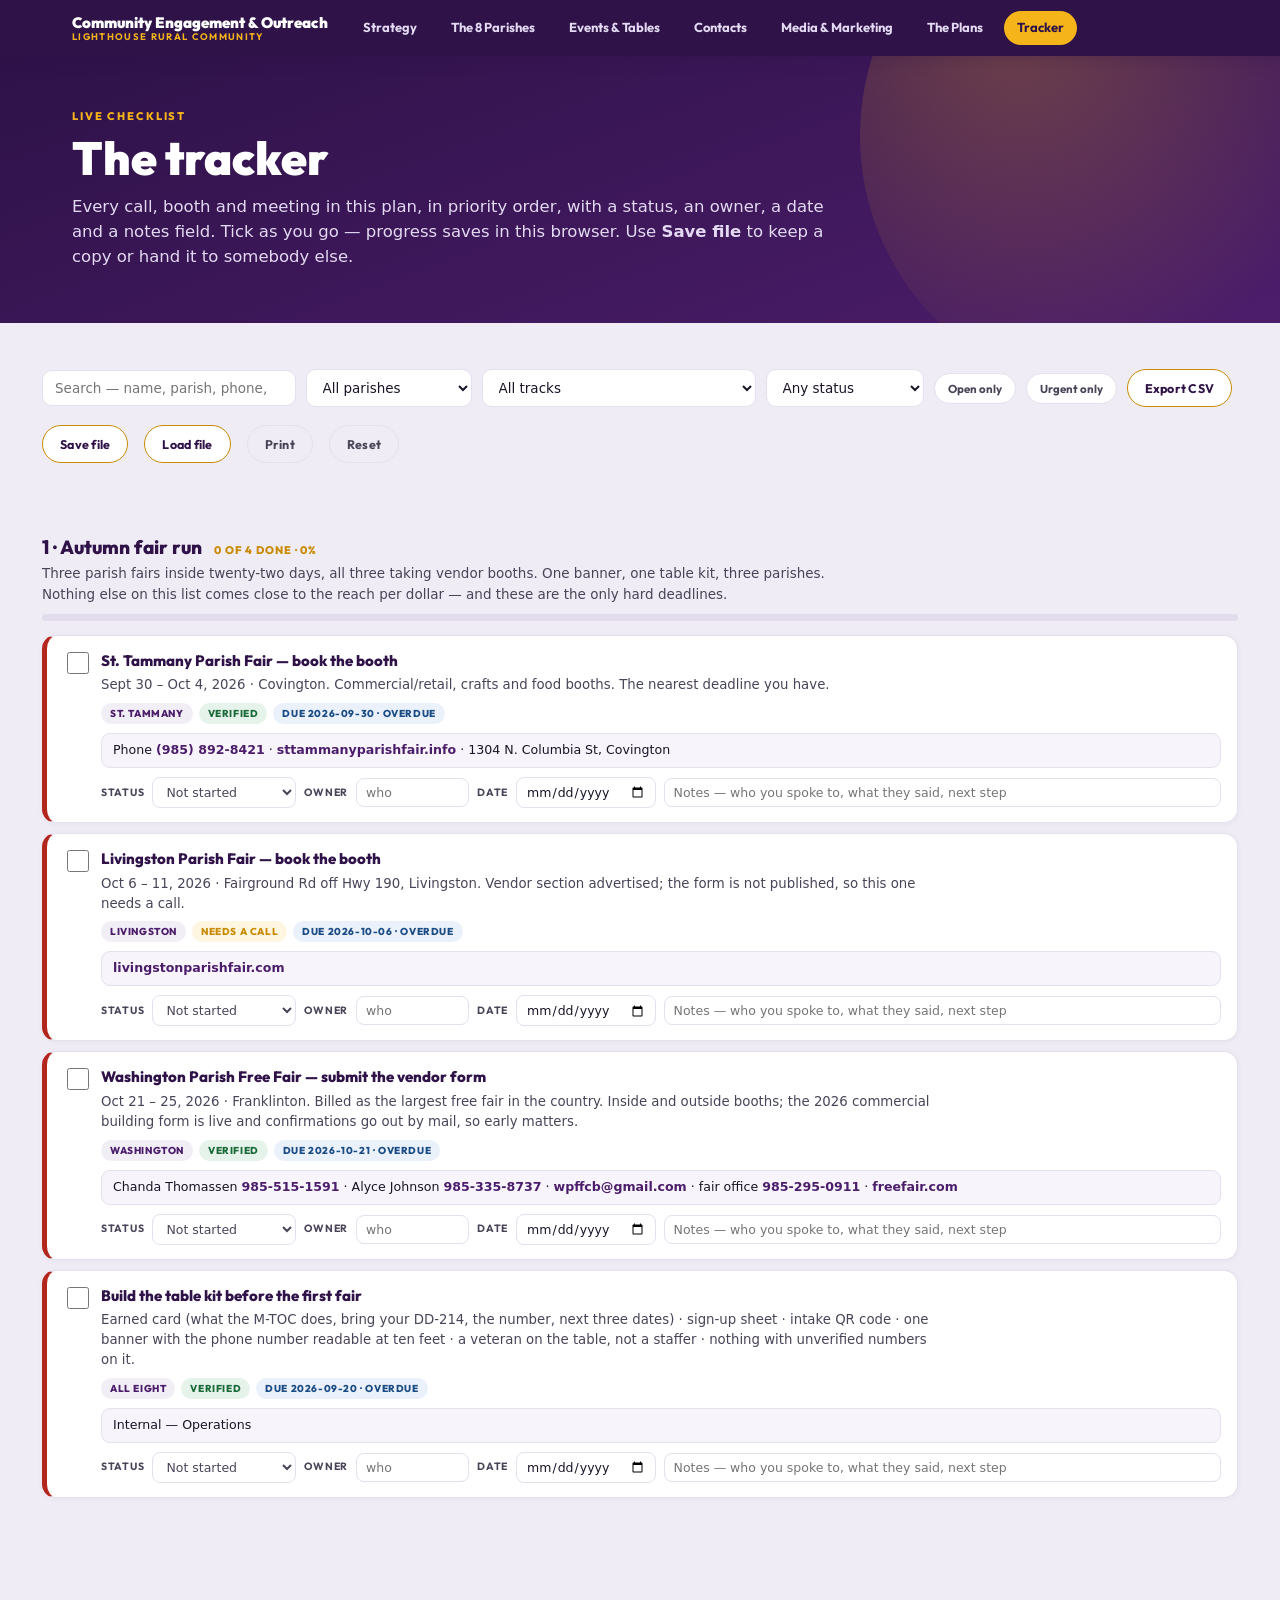
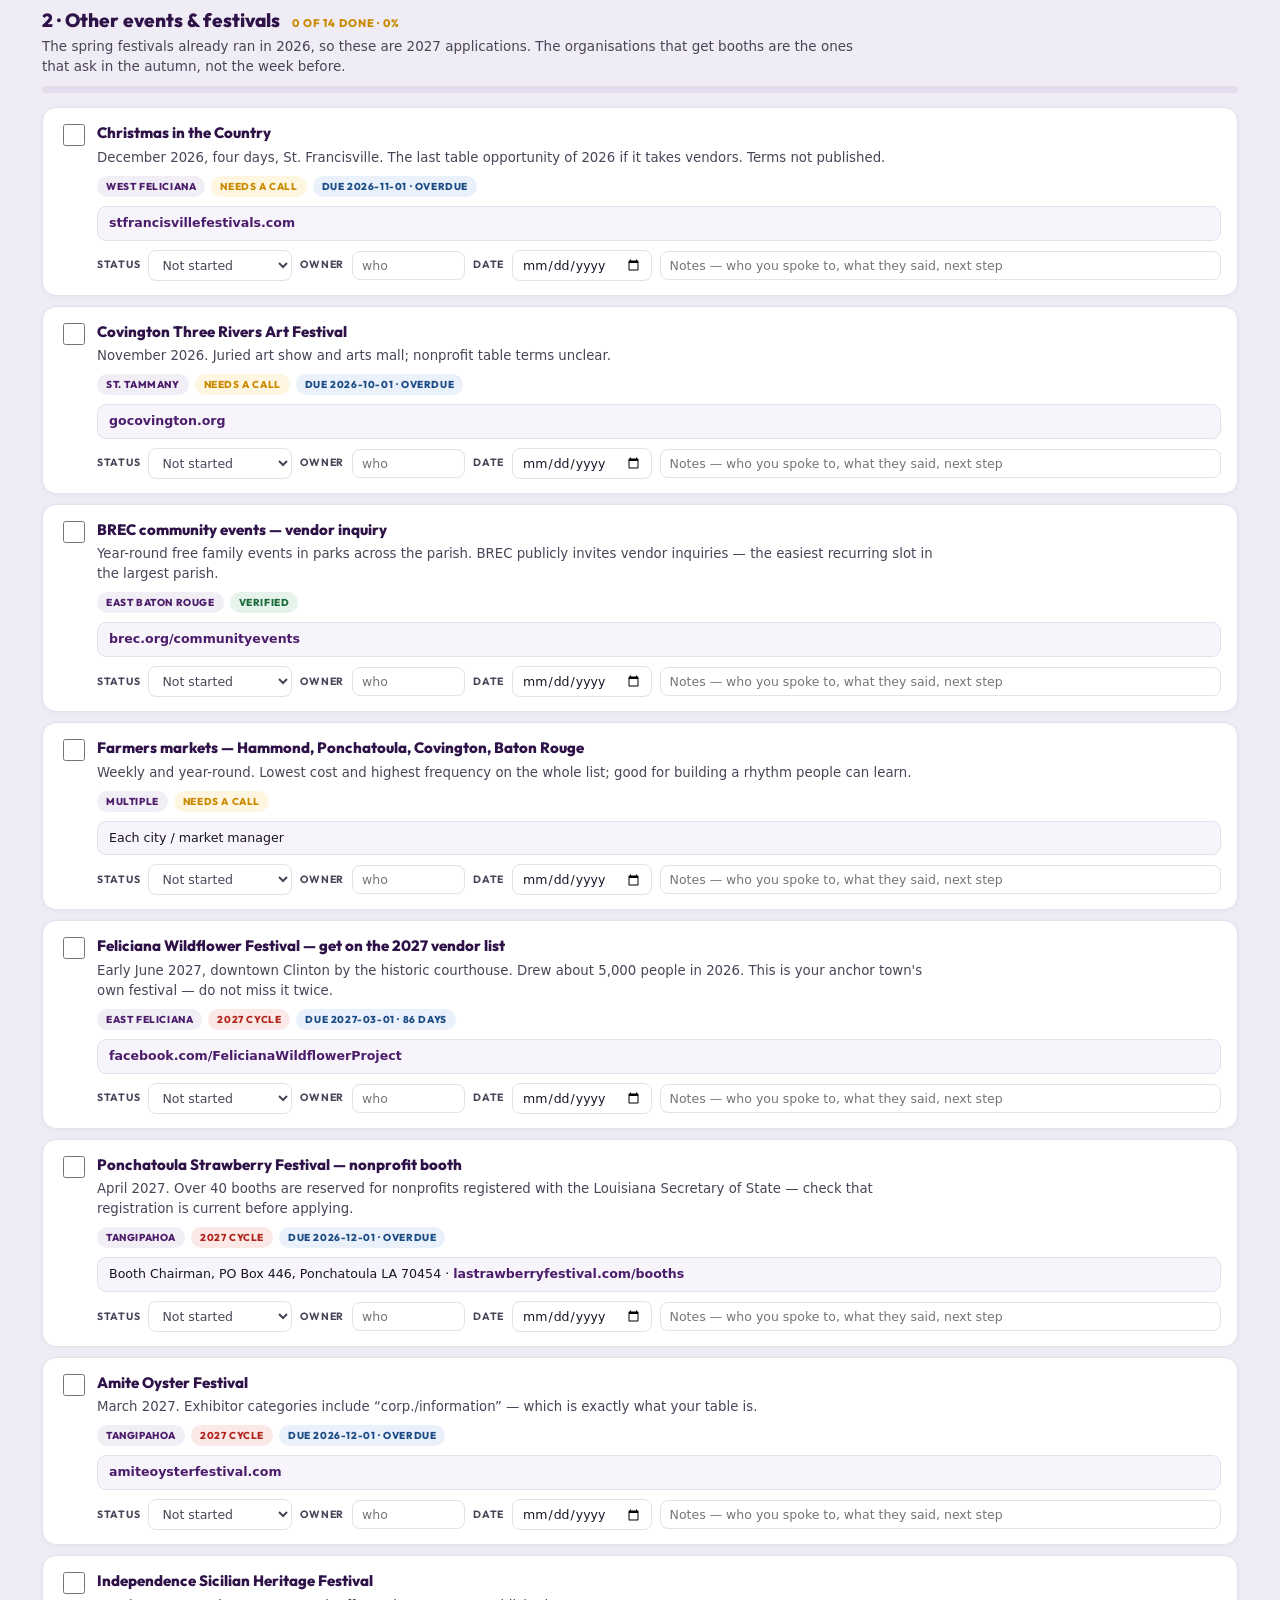
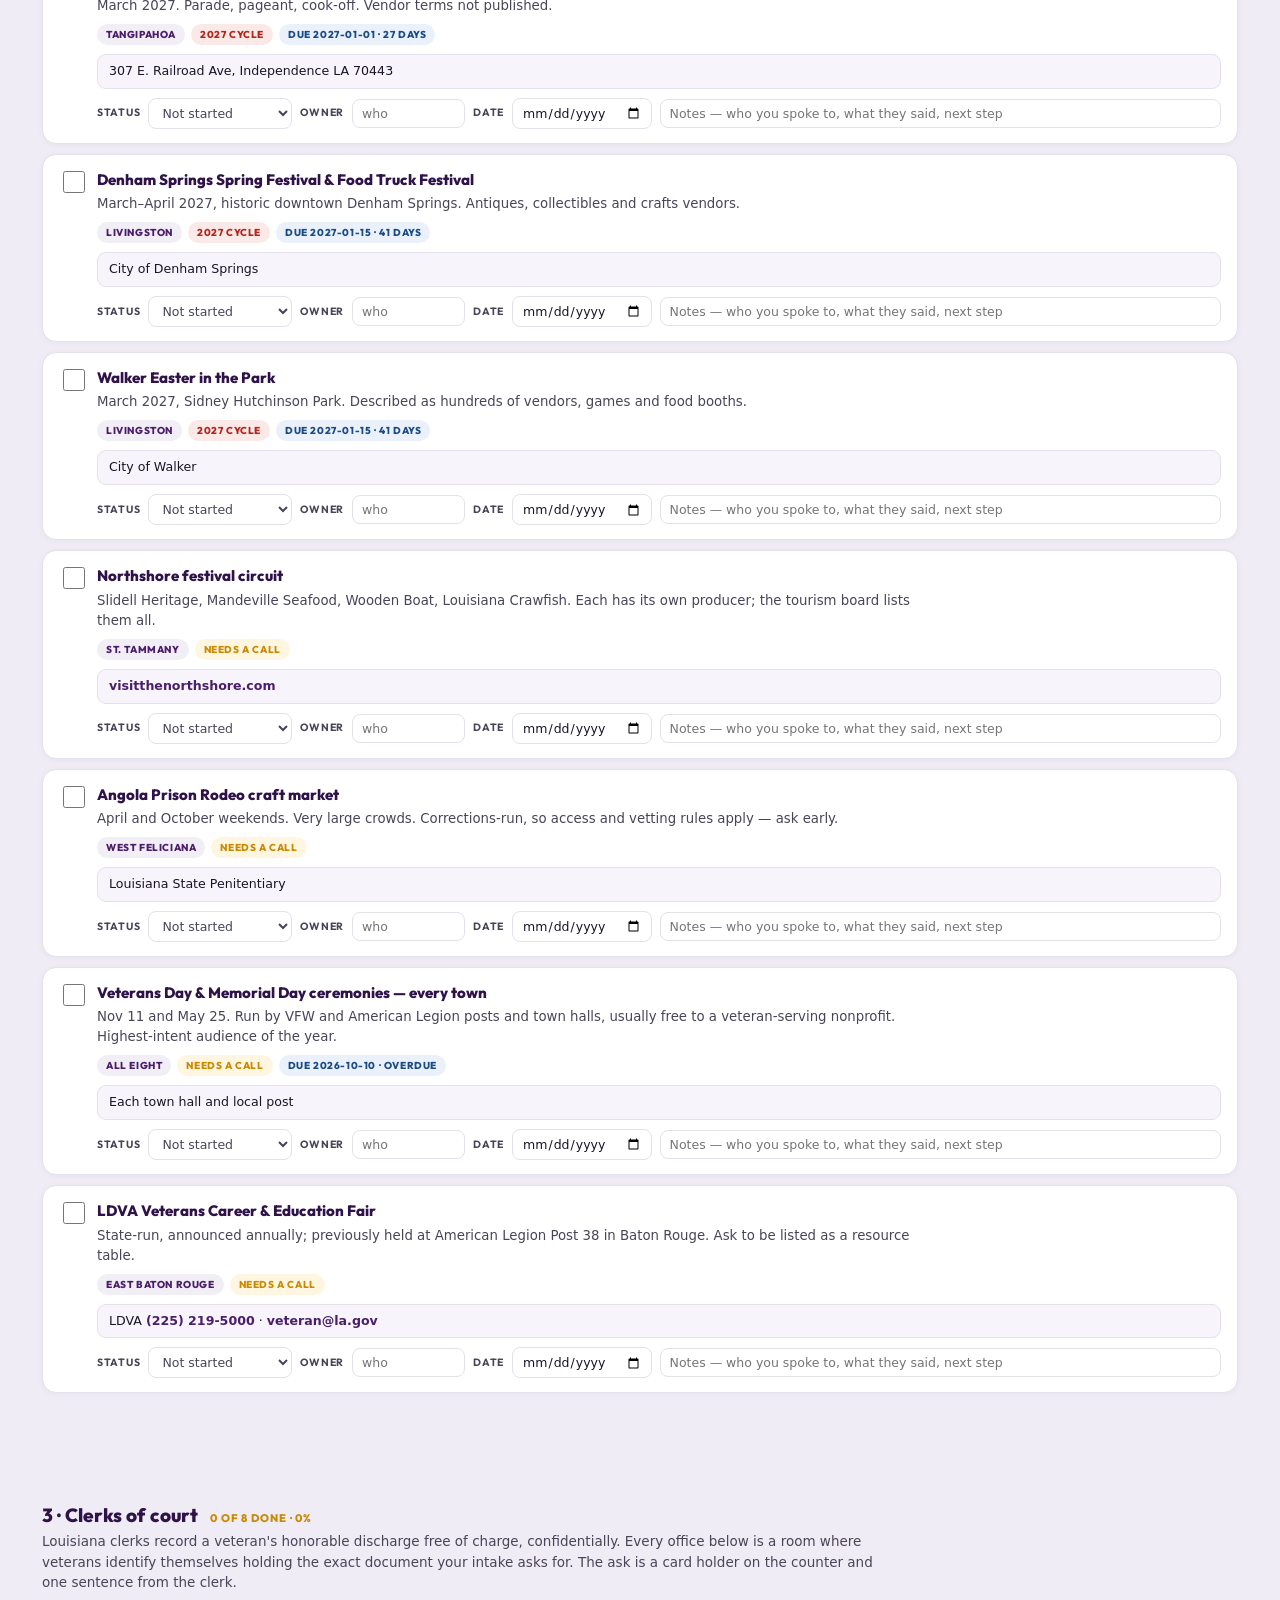
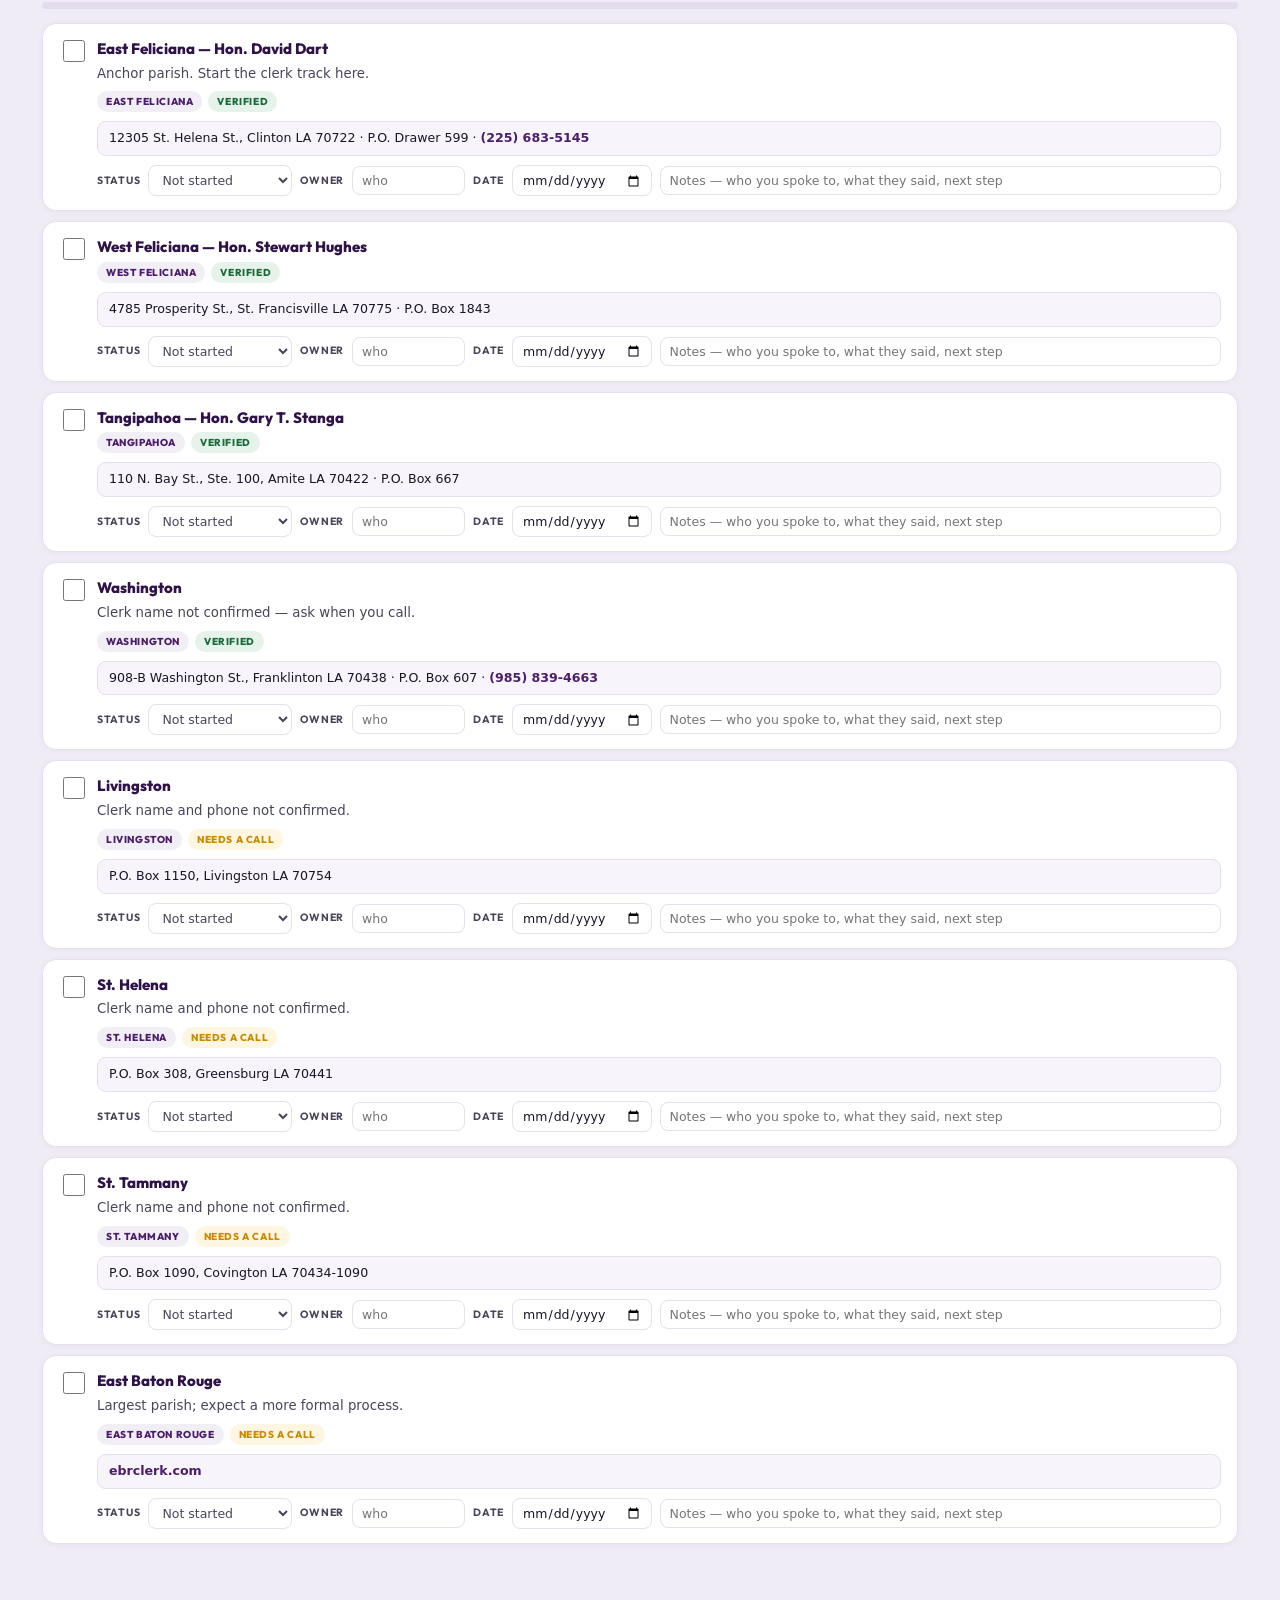
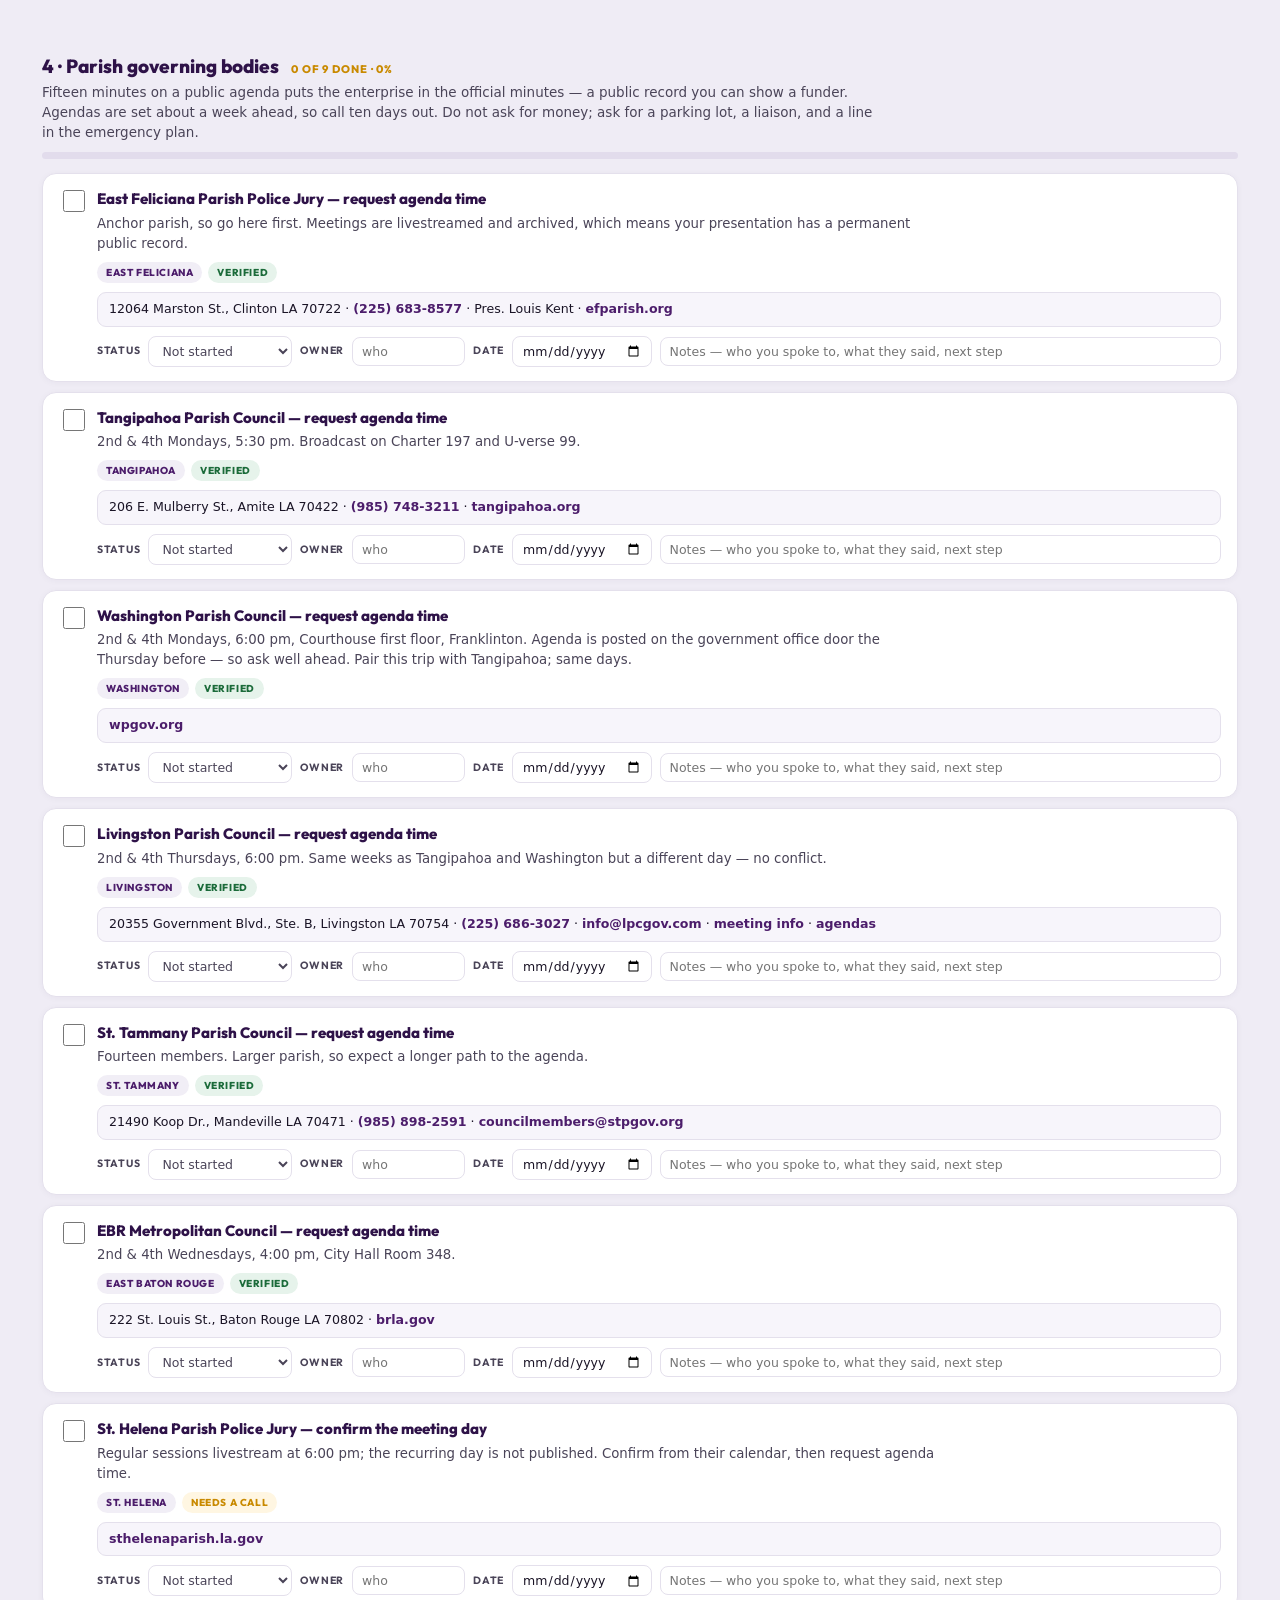
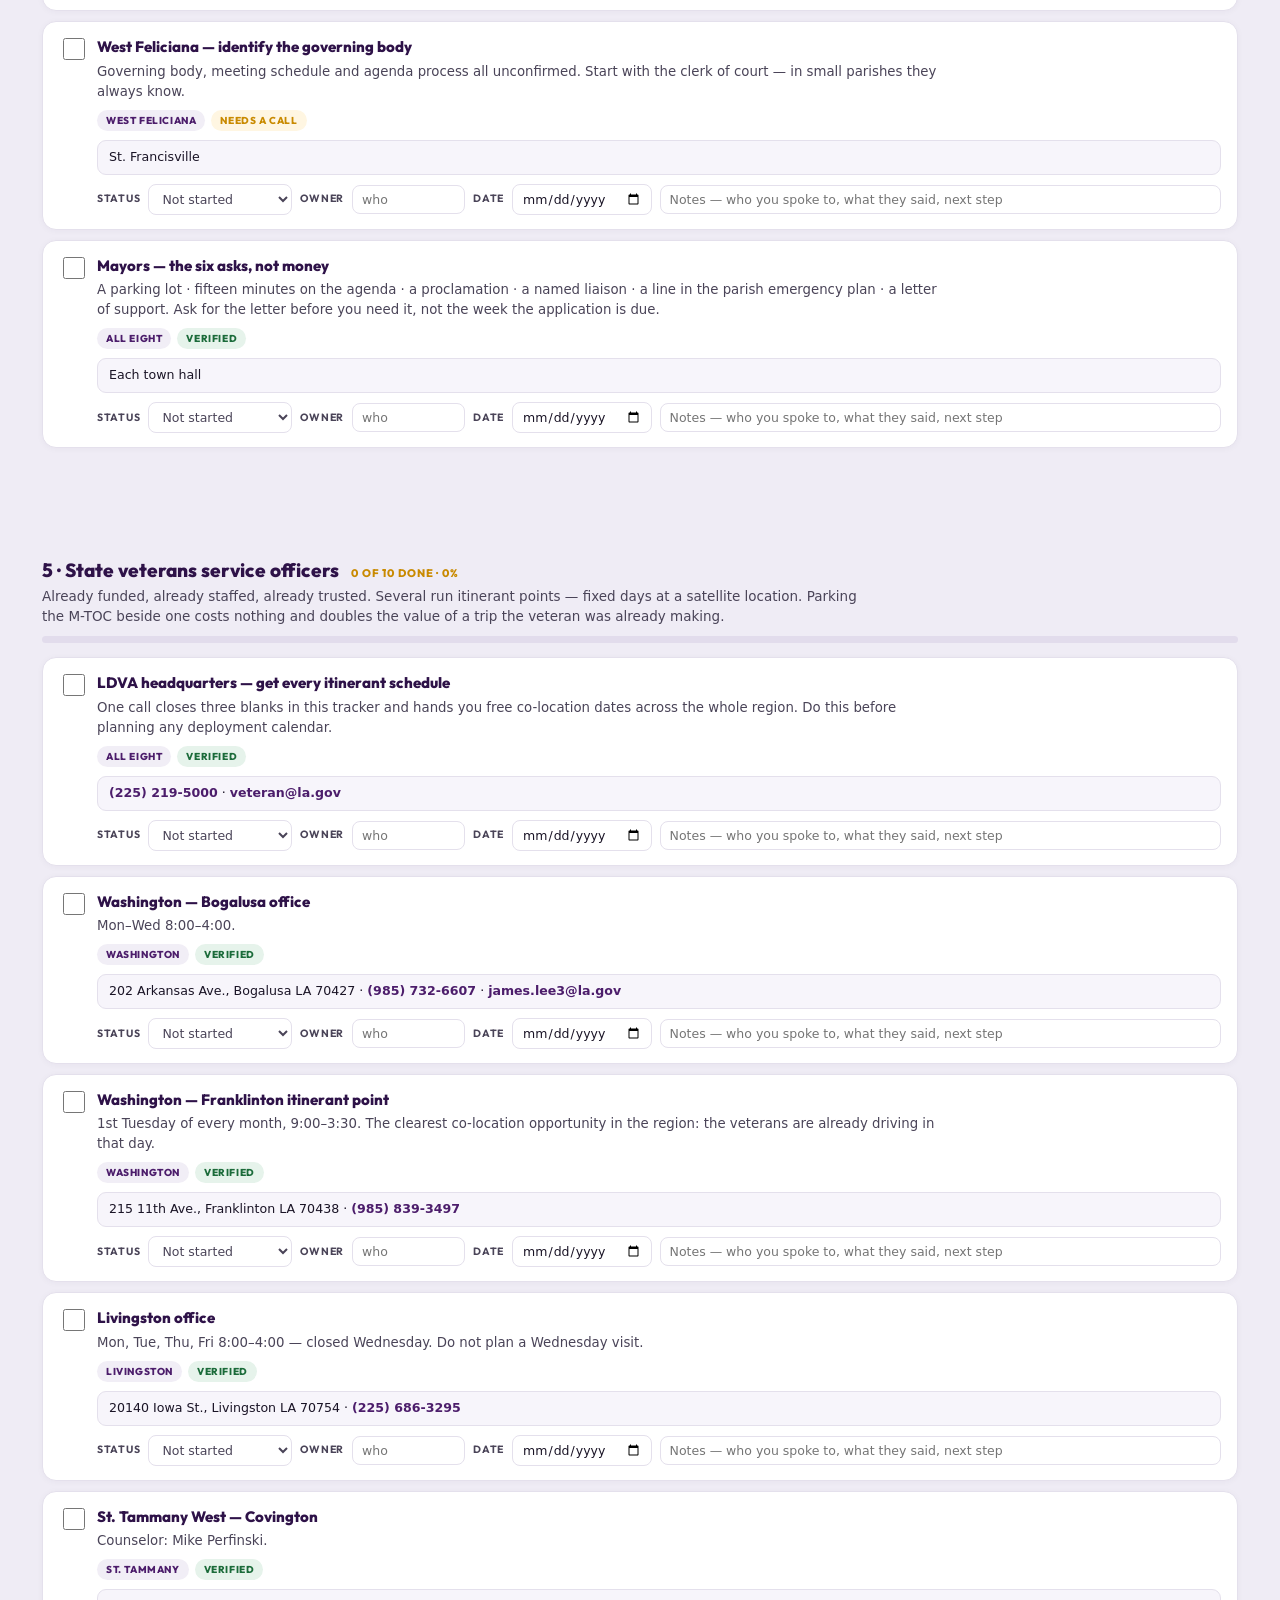
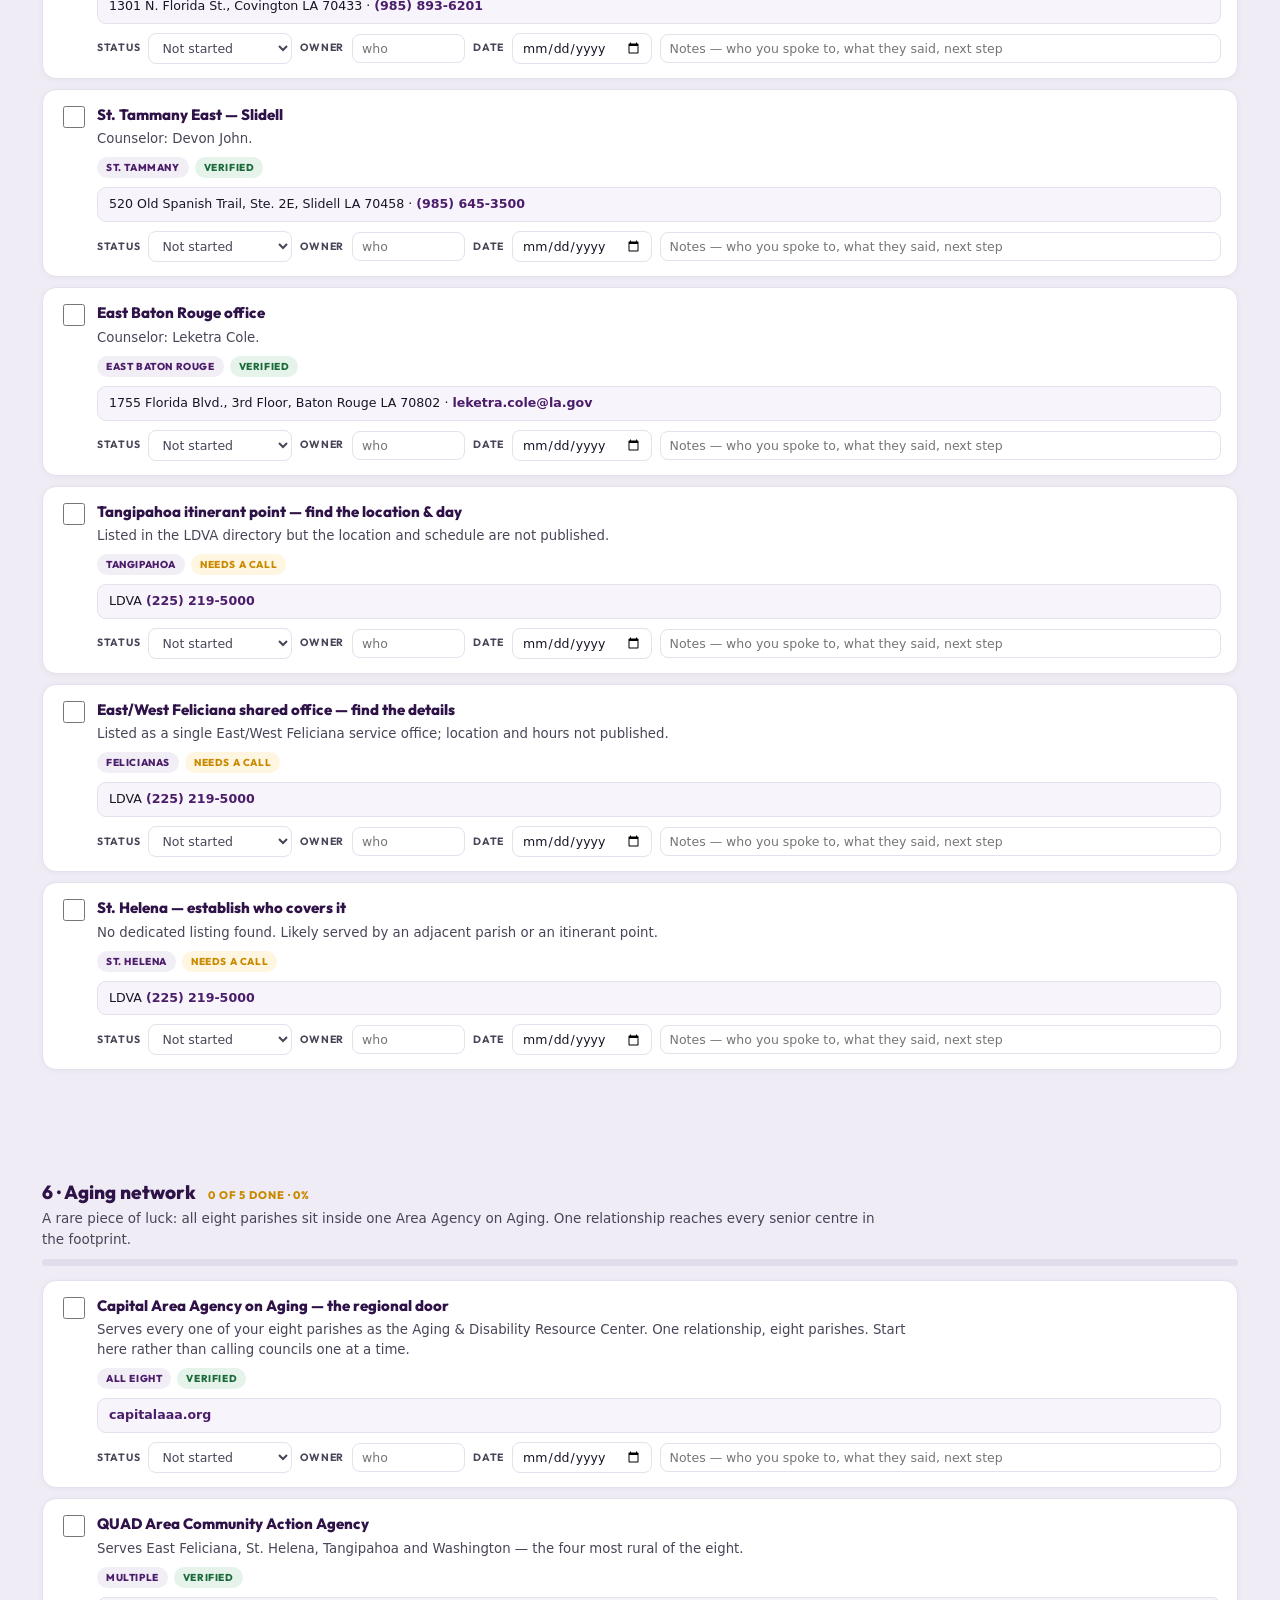
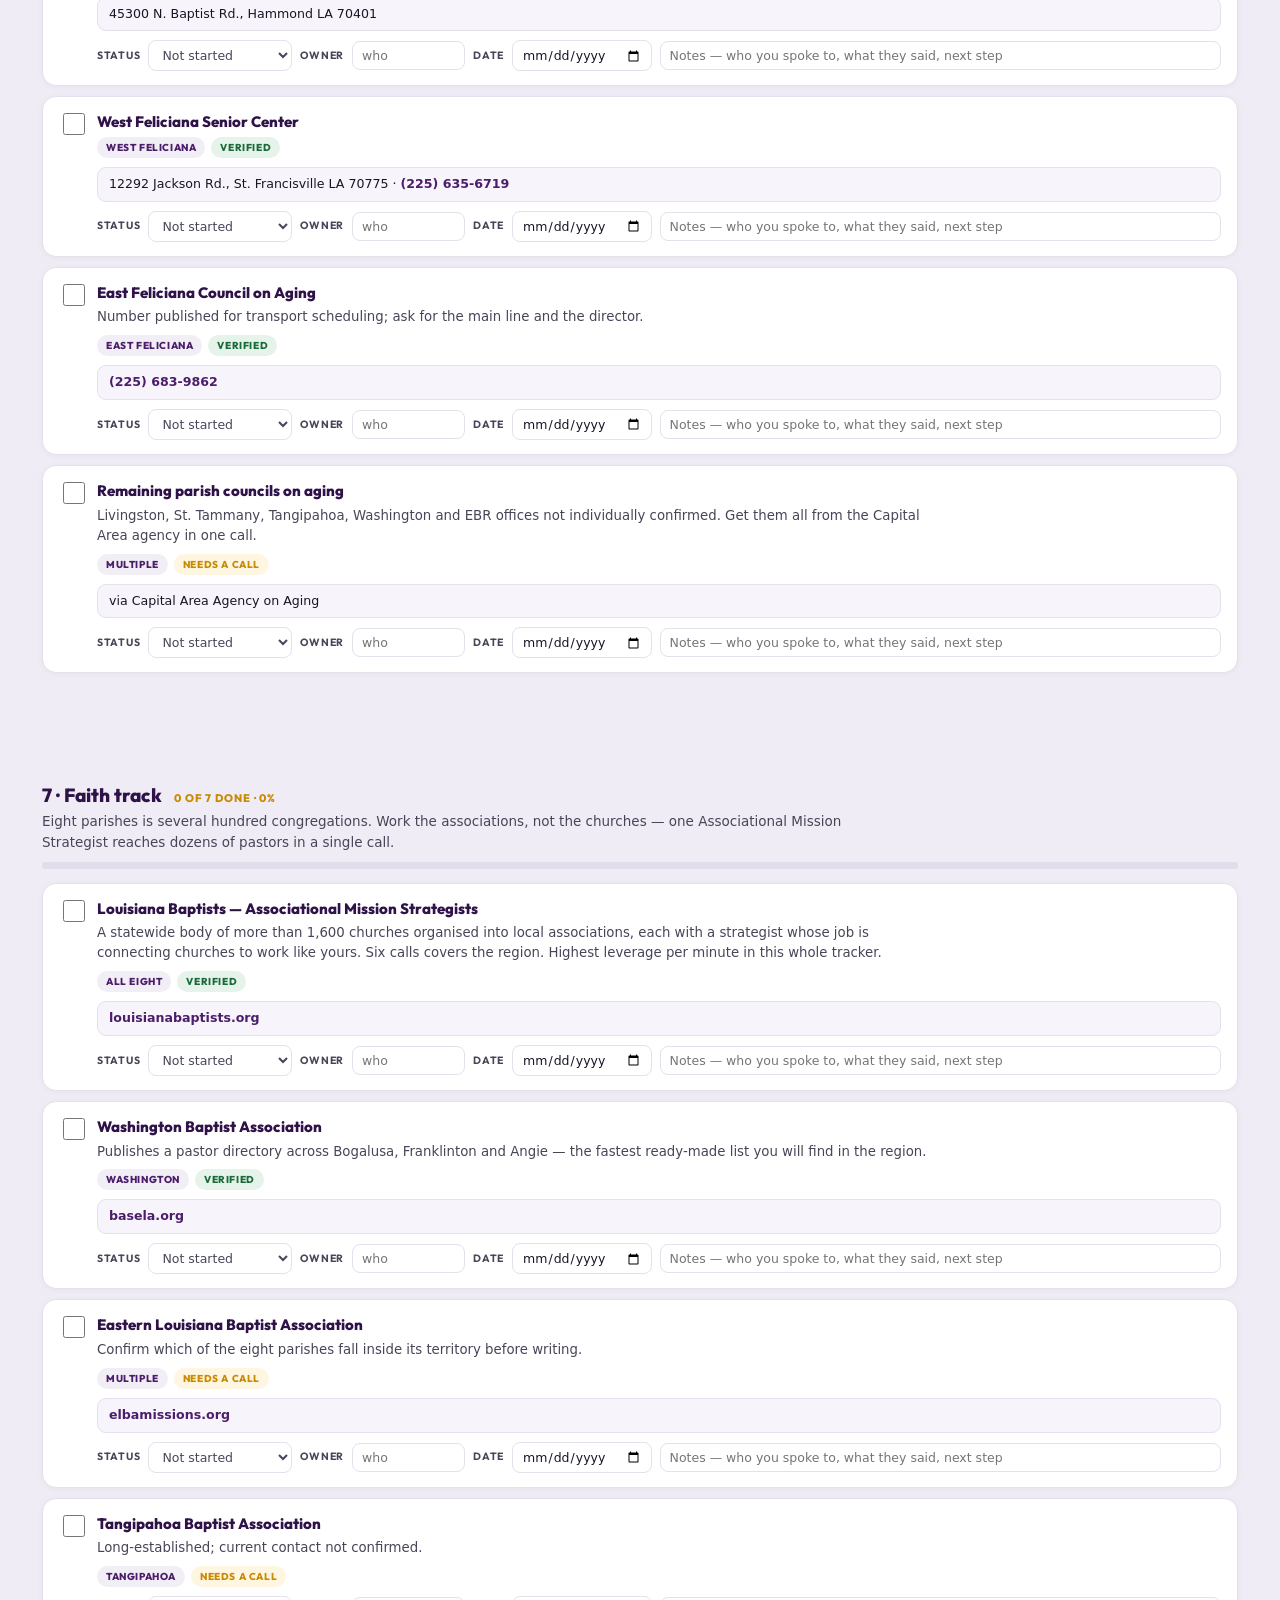
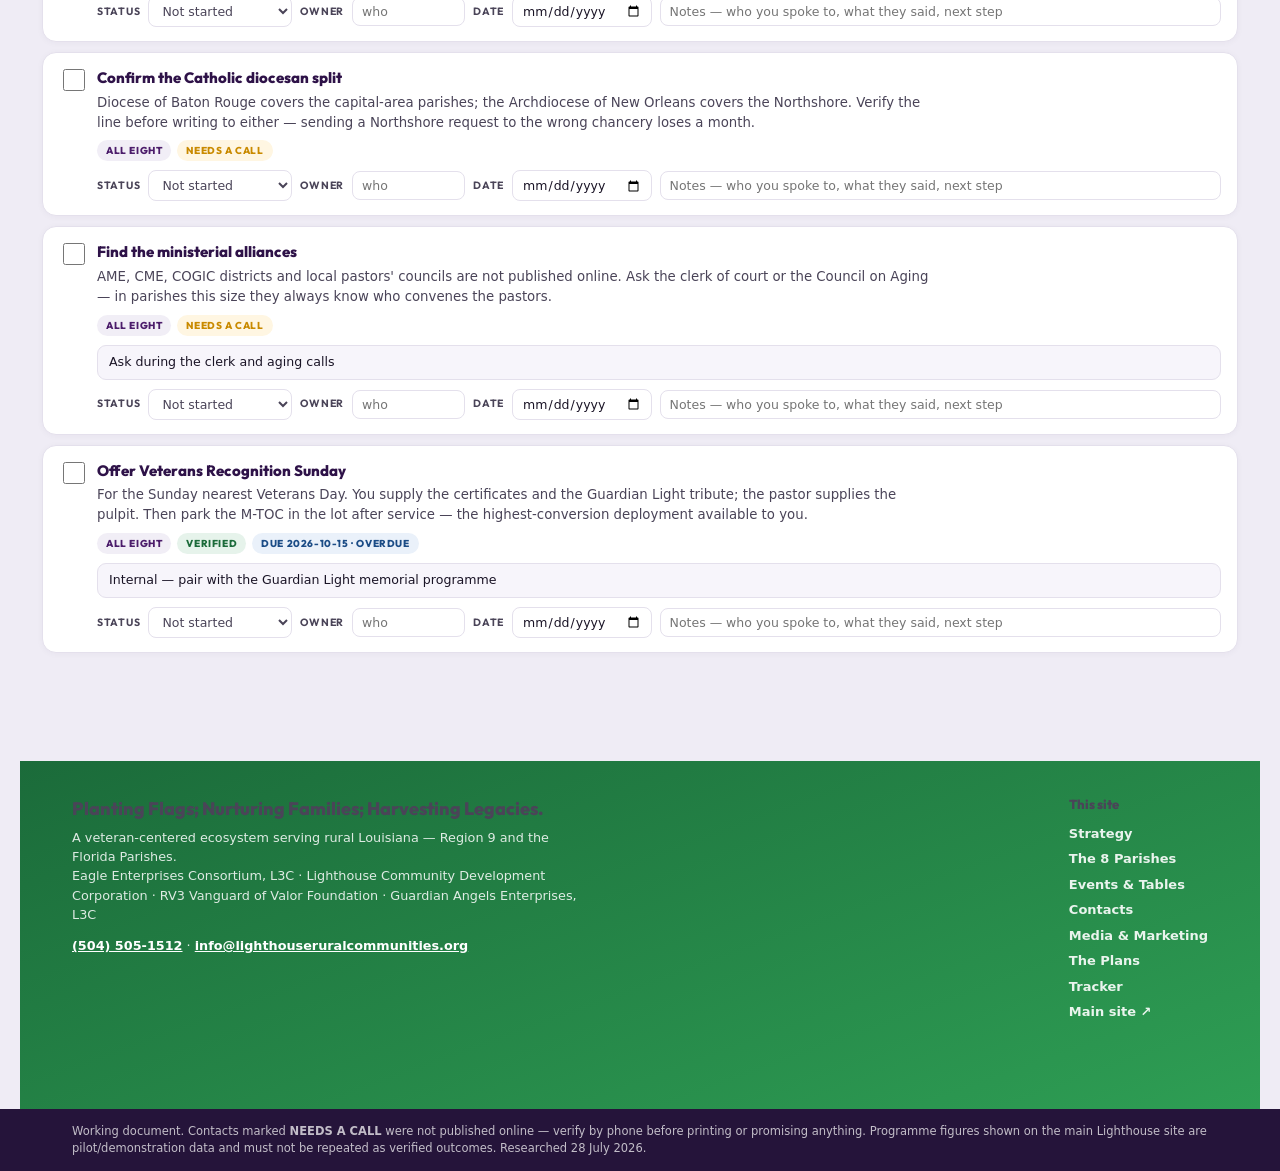
<file: tracker.html>
<!DOCTYPE html>
<html lang="en"><head>
<meta charset="utf-8"><meta name="viewport" content="width=device-width, initial-scale=1">
<title>Outreach Tracker · Community Engagement & Outreach</title>
<meta name="description" content="Live checklist of every call, vendor booth and parish meeting across the eight parishes.">
<link rel="stylesheet" href="css/site.css">
</head><body>
<nav class="nav"><div class="wrap">
  <a class="brand" href="index.html">Community Engagement &amp; Outreach<span>Lighthouse Rural Community</span></a>
  <a class="l" href="index.html">Strategy</a><a class="l" href="parishes.html">The 8 Parishes</a><a class="l" href="events.html">Events & Tables</a><a class="l" href="contacts.html">Contacts</a><a class="l" href="media.html">Media & Marketing</a><a class="l" href="plans.html">The Plans</a><a class="l on" href="tracker.html">Tracker</a>
</div></nav>
<header class="hero"><div class="wrap"><div class="kick">Live checklist</div><h1>The tracker</h1><p>Every call, booth and meeting in this plan, in priority order, with a status, an owner, a date and a notes field. Tick as you go &mdash; progress saves in this browser. Use <b>Save file</b> to keep a copy or hand it to somebody else.</p></div></header>
<style>
@import url('https://fonts.googleapis.com/css2?family=Outfit:wght@500;600;700;800;900&display=swap');

:root{
  --purple:#2E1248; --purple2:#4C1D6B; --purple3:#6B3A94;
  --gold:#F4B41A; --gold-d:#C98A00;
  --green:#1B6B3A; --green-l:#2E9E54;
  --red:#B3261E; --amber:#B77500; --blue:#1B4C86;
  --ink:#1A1426; --muted:#4A4458; --line:#E4E0EC;
  --bg:#EFECF5; --card:#fff; --alt:#F7F5FB;
}
*{box-sizing:border-box}
body{margin:0;background:var(--bg);color:var(--ink);
  font-family:'Segoe UI',system-ui,-apple-system,sans-serif;font-size:15px;line-height:1.5}
.dsp{font-family:'Outfit',sans-serif}

/* ---------- header ---------- */
header{background:linear-gradient(160deg,#2E1248 0%,#4C1D6B 100%);color:#fff;position:relative;overflow:hidden}
header:after{content:"";position:absolute;top:-160px;right:-90px;width:460px;height:460px;border-radius:50%;
  background:radial-gradient(circle at 30% 30%,rgba(244,180,26,.28),rgba(244,180,26,0) 70%)}
.hwrap{max-width:1240px;margin:0 auto;padding:26px 22px 24px;position:relative;z-index:2}
.kicker{font-family:'Outfit',sans-serif;font-size:11px;letter-spacing:.16em;text-transform:uppercase;
  font-weight:800;color:var(--gold);margin-bottom:8px}
h1{font-family:'Outfit',sans-serif;font-size:clamp(1.5rem,3.4vw,2.15rem);font-weight:900;margin:0 0 6px;line-height:1.1}
.sub{color:#E3D9F2;font-size:14.5px;max-width:760px;margin:0}
.hrow{display:flex;gap:26px;align-items:center;flex-wrap:wrap;margin-top:20px}

.ring{width:96px;height:96px;flex:none;position:relative}
.ring svg{transform:rotate(-90deg)}
.ring .lbl{position:absolute;inset:0;display:flex;flex-direction:column;align-items:center;justify-content:center}
.ring .pct{font-family:'Outfit',sans-serif;font-weight:900;font-size:22px;line-height:1}
.ring .cap{font-size:9.5px;letter-spacing:.1em;text-transform:uppercase;color:#CDBCE6;margin-top:2px}

.mini{display:flex;gap:10px;flex-wrap:wrap}
.mini div{background:rgba(255,255,255,.10);border:1px solid rgba(244,180,26,.36);border-radius:12px;
  padding:9px 14px;min-width:96px}
.mini b{font-family:'Outfit',sans-serif;font-size:19px;font-weight:800;display:block;line-height:1.1}
.mini span{font-size:9.5px;letter-spacing:.09em;text-transform:uppercase;color:#D9CBEE}

/* ---------- deadline strip ---------- */
.deadlines{max-width:1240px;margin:20px auto 0;padding:0 22px;display:grid;gap:14px;
  grid-template-columns:repeat(auto-fit,minmax(280px,1fr))}
.dl{background:var(--card);border:1px solid var(--line);border-top:4px solid var(--red);border-radius:14px;
  padding:15px 17px;box-shadow:0 2px 12px rgba(46,18,72,.06)}
.dl.ok{border-top-color:var(--green)}
.dl .t{font-family:'Outfit',sans-serif;font-weight:800;font-size:15px;color:var(--purple)}
.dl .w{font-size:12.5px;color:var(--muted);margin:3px 0 8px}
.dl .cd{font-family:'Outfit',sans-serif;font-weight:900;font-size:26px;color:var(--red);line-height:1}
.dl.ok .cd{color:var(--green)}
.dl .cd small{font-size:11px;font-weight:700;color:var(--muted);letter-spacing:.08em;text-transform:uppercase}
.dl a{color:var(--purple2);font-weight:700;font-size:12.5px;text-decoration:none}
.dl a:hover{text-decoration:underline}

/* ---------- controls ---------- */
.bar{max-width:1240px;margin:22px auto 0;padding:0 22px;display:flex;gap:10px;flex-wrap:wrap;align-items:center}
.bar input[type=search],.bar select{font-family:inherit;font-size:13.5px;color:var(--ink);background:#fff;
  border:1px solid var(--line);border-radius:10px;padding:9px 12px}
.bar input[type=search]{flex:1;min-width:200px}
.btn{font-family:'Outfit',sans-serif;font-weight:700;font-size:12.5px;letter-spacing:.02em;
  background:var(--purple);color:#fff;border:none;border-radius:999px;padding:10px 17px;cursor:pointer}
.btn:hover{background:var(--purple2)}
.btn.alt{background:#fff;color:var(--purple);border:1px solid var(--gold-d)}
.btn.alt:hover{background:#FFFBF0}
.btn.ghost{background:transparent;color:var(--muted);border:1px solid var(--line)}
.chip{font-family:'Outfit',sans-serif;font-size:11.5px;font-weight:700;padding:7px 13px;border-radius:999px;
  border:1px solid var(--line);background:#fff;cursor:pointer;color:var(--muted)}
.chip.on{background:var(--purple);color:#fff;border-color:var(--purple)}

/* ---------- tracks ---------- */
main{max-width:1240px;margin:0 auto;padding:8px 22px 60px}
.track{margin-top:26px}
.thead{display:flex;align-items:baseline;gap:12px;flex-wrap:wrap;margin-bottom:4px}
.thead h2{font-family:'Outfit',sans-serif;font-size:19px;font-weight:800;color:var(--purple);margin:0}
.thead .n{font-family:'Outfit',sans-serif;font-size:11px;font-weight:800;letter-spacing:.08em;
  text-transform:uppercase;color:var(--gold-d)}
.tdesc{font-size:13.5px;color:var(--muted);margin:0 0 10px;max-width:840px}
.pbar{height:7px;background:#E2DCEC;border-radius:99px;overflow:hidden;margin-bottom:14px}
.pbar i{display:block;height:100%;background:linear-gradient(90deg,var(--green),var(--green-l));
  border-radius:99px;transition:width .3s ease}

/* ---------- items ---------- */
.item{background:var(--card);border:1px solid var(--line);border-radius:14px;padding:14px 16px;margin-bottom:10px;
  display:grid;grid-template-columns:26px 1fr;gap:12px;align-items:start;
  box-shadow:0 1px 6px rgba(46,18,72,.04);transition:opacity .2s}
.item.done{opacity:.55;background:var(--alt)}
.item.done .title{text-decoration:line-through;text-decoration-color:var(--muted)}
.item.urgent{border-left:5px solid var(--red)}
.cb{width:22px;height:22px;accent-color:var(--green);cursor:pointer;margin-top:2px}
.title{font-family:'Outfit',sans-serif;font-weight:800;font-size:15px;color:var(--purple);margin:0 0 3px}
.detail{font-size:13.3px;color:var(--muted);margin:0 0 8px}
.tags{display:flex;gap:6px;flex-wrap:wrap;margin-bottom:9px}
.tag{font-family:'Outfit',sans-serif;font-size:10px;font-weight:800;letter-spacing:.06em;text-transform:uppercase;
  padding:3px 9px;border-radius:999px;background:#F1EEF6;color:var(--purple2)}
.tag.v{background:#E6F3EB;color:var(--green)}
.tag.c{background:#FFF6E2;color:var(--gold-d)}
.tag.p{background:#FBE9E7;color:var(--red)}
.tag.due{background:#EAF1FA;color:var(--blue)}
.contact{font-size:12.6px;color:var(--ink);background:var(--alt);border:1px solid var(--line);
  border-radius:9px;padding:7px 11px;margin-bottom:9px;word-break:break-word}
.contact a{color:var(--purple2);font-weight:600;text-decoration:none}
.contact a:hover{text-decoration:underline}
.row{display:flex;gap:8px;flex-wrap:wrap;align-items:center}
.row select,.row input{font-family:inherit;font-size:12.5px;border:1px solid var(--line);border-radius:8px;
  padding:6px 9px;background:#fff;color:var(--ink)}
.row input.note{flex:1;min-width:180px}
.row label{font-size:10.5px;letter-spacing:.07em;text-transform:uppercase;color:var(--muted);
  font-family:'Outfit',sans-serif;font-weight:700}
select.st-notstarted{color:var(--muted)}
select.st-called{color:var(--blue);font-weight:600}
select.st-waiting{color:var(--amber);font-weight:600}
select.st-confirmed{color:var(--green);font-weight:700}
select.st-declined{color:var(--red);font-weight:600}

.empty{background:#fff;border:1px dashed var(--line);border-radius:14px;padding:30px;text-align:center;color:var(--muted)}
footer{max-width:1240px;margin:0 auto;padding:0 22px 50px;color:var(--muted);font-size:12.4px}
.note-box{background:#FFFBF0;border:1px solid var(--line);border-left:5px solid var(--gold);
  border-radius:12px;padding:14px 17px;margin-top:24px;font-size:13.3px;color:var(--ink)}
@media print{
  header:after{display:none}
  .bar,.btn,.chip{display:none!important}
  .item{break-inside:avoid;box-shadow:none}
  body{background:#fff}
}

body{background:var(--bg)}
main{padding-top:6px}</style><div style="max-width:1240px;margin:0 auto">

<div class="deadlines" id="deadlines"></div>

<div class="bar">
  <input type="search" id="q" placeholder="Search &mdash; name, parish, phone, town&hellip;">
  <select id="fParish"><option value="">All parishes</option></select>
  <select id="fTrack"><option value="">All tracks</option></select>
  <select id="fStatus">
    <option value="">Any status</option>
    <option value="notstarted">Not started</option>
    <option value="called">Called</option>
    <option value="waiting">Waiting on them</option>
    <option value="confirmed">Confirmed</option>
    <option value="declined">Declined / N/A</option>
  </select>
  <button class="chip" id="cOpen">Open only</button>
  <button class="chip" id="cUrgent">Urgent only</button>
  <button class="btn alt" id="bCsv">Export CSV</button>
  <button class="btn alt" id="bJson">Save file</button>
  <button class="btn alt" id="bLoad">Load file</button>
  <button class="btn ghost" id="bPrint">Print</button>
  <button class="btn ghost" id="bReset">Reset</button>
  <input type="file" id="fileIn" accept="application/json" hidden>
</div>

<main id="app"></main>

</div><script>
/* ============================ DATA ============================ */
const TRACKS = [
  {id:"fairs",  name:"1 · Autumn fair run",       desc:"Three parish fairs inside twenty-two days, all three taking vendor booths. One banner, one table kit, three parishes. Nothing else on this list comes close to the reach per dollar — and these are the only hard deadlines."},
  {id:"events", name:"2 · Other events & festivals", desc:"The spring festivals already ran in 2026, so these are 2027 applications. The organisations that get booths are the ones that ask in the autumn, not the week before."},
  {id:"clerks", name:"3 · Clerks of court",       desc:"Louisiana clerks record a veteran's honorable discharge free of charge, confidentially. Every office below is a room where veterans identify themselves holding the exact document your intake asks for. The ask is a card holder on the counter and one sentence from the clerk."},
  {id:"gov",    name:"4 · Parish governing bodies", desc:"Fifteen minutes on a public agenda puts the enterprise in the official minutes — a public record you can show a funder. Agendas are set about a week ahead, so call ten days out. Do not ask for money; ask for a parking lot, a liaison, and a line in the emergency plan."},
  {id:"ldva",   name:"5 · State veterans service officers", desc:"Already funded, already staffed, already trusted. Several run itinerant points — fixed days at a satellite location. Parking the M-TOC beside one costs nothing and doubles the value of a trip the veteran was already making."},
  {id:"aging",  name:"6 · Aging network",         desc:"A rare piece of luck: all eight parishes sit inside one Area Agency on Aging. One relationship reaches every senior centre in the footprint."},
  {id:"faith",  name:"7 · Faith track",           desc:"Eight parishes is several hundred congregations. Work the associations, not the churches — one Associational Mission Strategist reaches dozens of pastors in a single call."},
];

// status: verified | call | passed   (source confidence, not progress)
const ITEMS = [
 /* ---- FAIRS ---- */
 {t:"fairs", n:"St. Tammany Parish Fair — book the booth", p:"St. Tammany",
  d:"Sept 30 – Oct 4, 2026 · Covington. Commercial/retail, crafts and food booths. The nearest deadline you have.",
  c:'Phone <a href="tel:9858928421">(985) 892-8421</a> · <a href="https://sttammanyparishfair.info" target="_blank" rel="noopener">sttammanyparishfair.info</a> · 1304 N. Columbia St, Covington',
  s:"verified", due:"2026-09-30", urgent:true},
 {t:"fairs", n:"Livingston Parish Fair — book the booth", p:"Livingston",
  d:"Oct 6 – 11, 2026 · Fairground Rd off Hwy 190, Livingston. Vendor section advertised; the form is not published, so this one needs a call.",
  c:'<a href="https://livingstonparishfair.com" target="_blank" rel="noopener">livingstonparishfair.com</a>',
  s:"call", due:"2026-10-06", urgent:true},
 {t:"fairs", n:"Washington Parish Free Fair — submit the vendor form", p:"Washington",
  d:"Oct 21 – 25, 2026 · Franklinton. Billed as the largest free fair in the country. Inside and outside booths; the 2026 commercial building form is live and confirmations go out by mail, so early matters.",
  c:'Chanda Thomassen <a href="tel:9855151591">985-515-1591</a> · Alyce Johnson <a href="tel:9853358737">985-335-8737</a> · <a href="mailto:wpffcb@gmail.com">wpffcb@gmail.com</a> · fair office <a href="tel:9852950911">985-295-0911</a> · <a href="https://www.freefair.com/information" target="_blank" rel="noopener">freefair.com</a>',
  s:"verified", due:"2026-10-21", urgent:true},
 {t:"fairs", n:"Build the table kit before the first fair", p:"All eight",
  d:"Earned card (what the M-TOC does, bring your DD-214, the number, next three dates) · sign-up sheet · intake QR code · one banner with the phone number readable at ten feet · a veteran on the table, not a staffer · nothing with unverified numbers on it.",
  c:"Internal — Operations",
  s:"verified", due:"2026-09-20", urgent:true},

 /* ---- EVENTS ---- */
 {t:"events", n:"Christmas in the Country", p:"West Feliciana",
  d:"December 2026, four days, St. Francisville. The last table opportunity of 2026 if it takes vendors. Terms not published.",
  c:'<a href="http://stfrancisvillefestivals.com" target="_blank" rel="noopener">stfrancisvillefestivals.com</a>', s:"call", due:"2026-11-01"},
 {t:"events", n:"Covington Three Rivers Art Festival", p:"St. Tammany",
  d:"November 2026. Juried art show and arts mall; nonprofit table terms unclear.",
  c:'<a href="https://www.gocovington.org/events" target="_blank" rel="noopener">gocovington.org</a>', s:"call", due:"2026-10-01"},
 {t:"events", n:"BREC community events — vendor inquiry", p:"East Baton Rouge",
  d:"Year-round free family events in parks across the parish. BREC publicly invites vendor inquiries — the easiest recurring slot in the largest parish.",
  c:'<a href="https://www.brec.org/communityevents" target="_blank" rel="noopener">brec.org/communityevents</a>', s:"verified", due:""},
 {t:"events", n:"Farmers markets — Hammond, Ponchatoula, Covington, Baton Rouge", p:"Multiple",
  d:"Weekly and year-round. Lowest cost and highest frequency on the whole list; good for building a rhythm people can learn.",
  c:"Each city / market manager", s:"call", due:""},
 {t:"events", n:"Feliciana Wildflower Festival — get on the 2027 vendor list", p:"East Feliciana",
  d:"Early June 2027, downtown Clinton by the historic courthouse. Drew about 5,000 people in 2026. This is your anchor town's own festival — do not miss it twice.",
  c:'<a href="https://www.facebook.com/FelicianaWildflowerProject" target="_blank" rel="noopener">facebook.com/FelicianaWildflowerProject</a>', s:"passed", due:"2027-03-01"},
 {t:"events", n:"Ponchatoula Strawberry Festival — nonprofit booth", p:"Tangipahoa",
  d:"April 2027. Over 40 booths are reserved for nonprofits registered with the Louisiana Secretary of State — check that registration is current before applying.",
  c:"Booth Chairman, PO Box 446, Ponchatoula LA 70454 · <a href=\"https://www.lastrawberryfestival.com/booths\" target=\"_blank\" rel=\"noopener\">lastrawberryfestival.com/booths</a>", s:"passed", due:"2026-12-01"},
 {t:"events", n:"Amite Oyster Festival", p:"Tangipahoa",
  d:"March 2027. Exhibitor categories include “corp./information” — which is exactly what your table is.",
  c:'<a href="https://www.amiteoysterfestival.com/" target="_blank" rel="noopener">amiteoysterfestival.com</a>', s:"passed", due:"2026-12-01"},
 {t:"events", n:"Independence Sicilian Heritage Festival", p:"Tangipahoa",
  d:"March 2027. Parade, pageant, cook-off. Vendor terms not published.",
  c:"307 E. Railroad Ave, Independence LA 70443", s:"passed", due:"2027-01-01"},
 {t:"events", n:"Denham Springs Spring Festival & Food Truck Festival", p:"Livingston",
  d:"March–April 2027, historic downtown Denham Springs. Antiques, collectibles and crafts vendors.",
  c:"City of Denham Springs", s:"passed", due:"2027-01-15"},
 {t:"events", n:"Walker Easter in the Park", p:"Livingston",
  d:"March 2027, Sidney Hutchinson Park. Described as hundreds of vendors, games and food booths.",
  c:"City of Walker", s:"passed", due:"2027-01-15"},
 {t:"events", n:"Northshore festival circuit", p:"St. Tammany",
  d:"Slidell Heritage, Mandeville Seafood, Wooden Boat, Louisiana Crawfish. Each has its own producer; the tourism board lists them all.",
  c:'<a href="https://www.visitthenorthshore.com/events/annual-events/" target="_blank" rel="noopener">visitthenorthshore.com</a>', s:"call", due:""},
 {t:"events", n:"Angola Prison Rodeo craft market", p:"West Feliciana",
  d:"April and October weekends. Very large crowds. Corrections-run, so access and vetting rules apply — ask early.",
  c:"Louisiana State Penitentiary", s:"call", due:""},
 {t:"events", n:"Veterans Day & Memorial Day ceremonies — every town", p:"All eight",
  d:"Nov 11 and May 25. Run by VFW and American Legion posts and town halls, usually free to a veteran-serving nonprofit. Highest-intent audience of the year.",
  c:"Each town hall and local post", s:"call", due:"2026-10-10"},
 {t:"events", n:"LDVA Veterans Career & Education Fair", p:"East Baton Rouge",
  d:"State-run, announced annually; previously held at American Legion Post 38 in Baton Rouge. Ask to be listed as a resource table.",
  c:'LDVA <a href="tel:2252195000">(225) 219-5000</a> · <a href="mailto:veteran@la.gov">veteran@la.gov</a>', s:"call", due:""},

 /* ---- CLERKS ---- */
 {t:"clerks", n:"East Feliciana — Hon. David Dart", p:"East Feliciana",
  d:"Anchor parish. Start the clerk track here.",
  c:'12305 St. Helena St., Clinton LA 70722 · P.O. Drawer 599 · <a href="tel:2256835145">(225) 683-5145</a>', s:"verified", due:""},
 {t:"clerks", n:"West Feliciana — Hon. Stewart Hughes", p:"West Feliciana",
  d:"", c:"4785 Prosperity St., St. Francisville LA 70775 · P.O. Box 1843", s:"verified", due:""},
 {t:"clerks", n:"Tangipahoa — Hon. Gary T. Stanga", p:"Tangipahoa",
  d:"", c:"110 N. Bay St., Ste. 100, Amite LA 70422 · P.O. Box 667", s:"verified", due:""},
 {t:"clerks", n:"Washington", p:"Washington",
  d:"Clerk name not confirmed — ask when you call.",
  c:'908-B Washington St., Franklinton LA 70438 · P.O. Box 607 · <a href="tel:9858394663">(985) 839-4663</a>', s:"verified", due:""},
 {t:"clerks", n:"Livingston", p:"Livingston",
  d:"Clerk name and phone not confirmed.", c:"P.O. Box 1150, Livingston LA 70754", s:"call", due:""},
 {t:"clerks", n:"St. Helena", p:"St. Helena",
  d:"Clerk name and phone not confirmed.", c:"P.O. Box 308, Greensburg LA 70441", s:"call", due:""},
 {t:"clerks", n:"St. Tammany", p:"St. Tammany",
  d:"Clerk name and phone not confirmed.", c:"P.O. Box 1090, Covington LA 70434-1090", s:"call", due:""},
 {t:"clerks", n:"East Baton Rouge", p:"East Baton Rouge",
  d:"Largest parish; expect a more formal process.",
  c:'<a href="https://www.ebrclerk.com/" target="_blank" rel="noopener">ebrclerk.com</a>', s:"call", due:""},

 /* ---- GOVERNMENT ---- */
 {t:"gov", n:"East Feliciana Parish Police Jury — request agenda time", p:"East Feliciana",
  d:"Anchor parish, so go here first. Meetings are livestreamed and archived, which means your presentation has a permanent public record.",
  c:'12064 Marston St., Clinton LA 70722 · <a href="tel:2256838577">(225) 683-8577</a> · Pres. Louis Kent · <a href="https://efparish.org/3880-2/agenda-and-minutes/" target="_blank" rel="noopener">efparish.org</a>', s:"verified", due:""},
 {t:"gov", n:"Tangipahoa Parish Council — request agenda time", p:"Tangipahoa",
  d:"2nd & 4th Mondays, 5:30 pm. Broadcast on Charter 197 and U-verse 99.",
  c:'206 E. Mulberry St., Amite LA 70422 · <a href="tel:9857483211">(985) 748-3211</a> · <a href="https://tangipahoa.org/government/council/meeting-calendar/" target="_blank" rel="noopener">tangipahoa.org</a>', s:"verified", due:""},
 {t:"gov", n:"Washington Parish Council — request agenda time", p:"Washington",
  d:"2nd & 4th Mondays, 6:00 pm, Courthouse first floor, Franklinton. Agenda is posted on the government office door the Thursday before — so ask well ahead. Pair this trip with Tangipahoa; same days.",
  c:'<a href="https://www.wpgov.org/198" target="_blank" rel="noopener">wpgov.org</a>', s:"verified", due:""},
 {t:"gov", n:"Livingston Parish Council — request agenda time", p:"Livingston",
  d:"2nd & 4th Thursdays, 6:00 pm. Same weeks as Tangipahoa and Washington but a different day — no conflict.",
  c:'20355 Government Blvd., Ste. B, Livingston LA 70754 · <a href="tel:2256863027">(225) 686-3027</a> · <a href="mailto:info@lpcgov.com">info@lpcgov.com</a> · <a href="https://www.livingstonparishcouncil.com/172/Meeting-Information" target="_blank" rel="noopener">meeting info</a> · <a href="https://www.livingstonparishcouncil.com/agendacenter" target="_blank" rel="noopener">agendas</a>', s:"verified", due:""},
 {t:"gov", n:"St. Tammany Parish Council — request agenda time", p:"St. Tammany",
  d:"Fourteen members. Larger parish, so expect a longer path to the agenda.",
  c:'21490 Koop Dr., Mandeville LA 70471 · <a href="tel:9858982591">(985) 898-2591</a> · <a href="mailto:councilmembers@stpgov.org">councilmembers@stpgov.org</a>', s:"verified", due:""},
 {t:"gov", n:"EBR Metropolitan Council — request agenda time", p:"East Baton Rouge",
  d:"2nd & 4th Wednesdays, 4:00 pm, City Hall Room 348.",
  c:'222 St. Louis St., Baton Rouge LA 70802 · <a href="https://www.brla.gov/561/Metropolitan-Council" target="_blank" rel="noopener">brla.gov</a>', s:"verified", due:""},
 {t:"gov", n:"St. Helena Parish Police Jury — confirm the meeting day", p:"St. Helena",
  d:"Regular sessions livestream at 6:00 pm; the recurring day is not published. Confirm from their calendar, then request agenda time.",
  c:'<a href="https://www.sthelenaparish.la.gov/apps/events/" target="_blank" rel="noopener">sthelenaparish.la.gov</a>', s:"call", due:""},
 {t:"gov", n:"West Feliciana — identify the governing body", p:"West Feliciana",
  d:"Governing body, meeting schedule and agenda process all unconfirmed. Start with the clerk of court — in small parishes they always know.",
  c:"St. Francisville", s:"call", due:""},
 {t:"gov", n:"Mayors — the six asks, not money", p:"All eight",
  d:"A parking lot · fifteen minutes on the agenda · a proclamation · a named liaison · a line in the parish emergency plan · a letter of support. Ask for the letter before you need it, not the week the application is due.",
  c:"Each town hall", s:"verified", due:""},

 /* ---- LDVA ---- */
 {t:"ldva", n:"LDVA headquarters — get every itinerant schedule", p:"All eight",
  d:"One call closes three blanks in this tracker and hands you free co-location dates across the whole region. Do this before planning any deployment calendar.",
  c:'<a href="tel:2252195000">(225) 219-5000</a> · <a href="mailto:veteran@la.gov">veteran@la.gov</a>', s:"verified", due:"", urgent:false},
 {t:"ldva", n:"Washington — Bogalusa office", p:"Washington",
  d:"Mon–Wed 8:00–4:00.",
  c:'202 Arkansas Ave., Bogalusa LA 70427 · <a href="tel:9857326607">(985) 732-6607</a> · <a href="mailto:james.lee3@la.gov">james.lee3@la.gov</a>', s:"verified", due:""},
 {t:"ldva", n:"Washington — Franklinton itinerant point", p:"Washington",
  d:"1st Tuesday of every month, 9:00–3:30. The clearest co-location opportunity in the region: the veterans are already driving in that day.",
  c:'215 11th Ave., Franklinton LA 70438 · <a href="tel:9858393497">(985) 839-3497</a>', s:"verified", due:""},
 {t:"ldva", n:"Livingston office", p:"Livingston",
  d:"Mon, Tue, Thu, Fri 8:00–4:00 — closed Wednesday. Do not plan a Wednesday visit.",
  c:'20140 Iowa St., Livingston LA 70754 · <a href="tel:2256863295">(225) 686-3295</a>', s:"verified", due:""},
 {t:"ldva", n:"St. Tammany West — Covington", p:"St. Tammany",
  d:"Counselor: Mike Perfinski.",
  c:'1301 N. Florida St., Covington LA 70433 · <a href="tel:9858936201">(985) 893-6201</a>', s:"verified", due:""},
 {t:"ldva", n:"St. Tammany East — Slidell", p:"St. Tammany",
  d:"Counselor: Devon John.",
  c:'520 Old Spanish Trail, Ste. 2E, Slidell LA 70458 · <a href="tel:9856453500">(985) 645-3500</a>', s:"verified", due:""},
 {t:"ldva", n:"East Baton Rouge office", p:"East Baton Rouge",
  d:"Counselor: Leketra Cole.",
  c:'1755 Florida Blvd., 3rd Floor, Baton Rouge LA 70802 · <a href="mailto:leketra.cole@la.gov">leketra.cole@la.gov</a>', s:"verified", due:""},
 {t:"ldva", n:"Tangipahoa itinerant point — find the location & day", p:"Tangipahoa",
  d:"Listed in the LDVA directory but the location and schedule are not published.",
  c:'LDVA <a href="tel:2252195000">(225) 219-5000</a>', s:"call", due:""},
 {t:"ldva", n:"East/West Feliciana shared office — find the details", p:"Felicianas",
  d:"Listed as a single East/West Feliciana service office; location and hours not published.",
  c:'LDVA <a href="tel:2252195000">(225) 219-5000</a>', s:"call", due:""},
 {t:"ldva", n:"St. Helena — establish who covers it", p:"St. Helena",
  d:"No dedicated listing found. Likely served by an adjacent parish or an itinerant point.",
  c:'LDVA <a href="tel:2252195000">(225) 219-5000</a>', s:"call", due:""},

 /* ---- AGING ---- */
 {t:"aging", n:"Capital Area Agency on Aging — the regional door", p:"All eight",
  d:"Serves every one of your eight parishes as the Aging & Disability Resource Center. One relationship, eight parishes. Start here rather than calling councils one at a time.",
  c:'<a href="https://www.capitalaaa.org/services-by-parish/" target="_blank" rel="noopener">capitalaaa.org</a>', s:"verified", due:""},
 {t:"aging", n:"QUAD Area Community Action Agency", p:"Multiple",
  d:"Serves East Feliciana, St. Helena, Tangipahoa and Washington — the four most rural of the eight.",
  c:"45300 N. Baptist Rd., Hammond LA 70401", s:"verified", due:""},
 {t:"aging", n:"West Feliciana Senior Center", p:"West Feliciana",
  d:"", c:'12292 Jackson Rd., St. Francisville LA 70775 · <a href="tel:2256356719">(225) 635-6719</a>', s:"verified", due:""},
 {t:"aging", n:"East Feliciana Council on Aging", p:"East Feliciana",
  d:"Number published for transport scheduling; ask for the main line and the director.",
  c:'<a href="tel:2256839862">(225) 683-9862</a>', s:"verified", due:""},
 {t:"aging", n:"Remaining parish councils on aging", p:"Multiple",
  d:"Livingston, St. Tammany, Tangipahoa, Washington and EBR offices not individually confirmed. Get them all from the Capital Area agency in one call.",
  c:"via Capital Area Agency on Aging", s:"call", due:""},

 /* ---- FAITH ---- */
 {t:"faith", n:"Louisiana Baptists — Associational Mission Strategists", p:"All eight",
  d:"A statewide body of more than 1,600 churches organised into local associations, each with a strategist whose job is connecting churches to work like yours. Six calls covers the region. Highest leverage per minute in this whole tracker.",
  c:'<a href="https://louisianabaptists.org/about/associational-mission-strategists/" target="_blank" rel="noopener">louisianabaptists.org</a>', s:"verified", due:""},
 {t:"faith", n:"Washington Baptist Association", p:"Washington",
  d:"Publishes a pastor directory across Bogalusa, Franklinton and Angie — the fastest ready-made list you will find in the region.",
  c:'<a href="https://basela.org/washington-baptist-association/" target="_blank" rel="noopener">basela.org</a>', s:"verified", due:""},
 {t:"faith", n:"Eastern Louisiana Baptist Association", p:"Multiple",
  d:"Confirm which of the eight parishes fall inside its territory before writing.",
  c:'<a href="https://elbamissions.org/" target="_blank" rel="noopener">elbamissions.org</a>', s:"call", due:""},
 {t:"faith", n:"Tangipahoa Baptist Association", p:"Tangipahoa",
  d:"Long-established; current contact not confirmed.", c:"—", s:"call", due:""},
 {t:"faith", n:"Confirm the Catholic diocesan split", p:"All eight",
  d:"Diocese of Baton Rouge covers the capital-area parishes; the Archdiocese of New Orleans covers the Northshore. Verify the line before writing to either — sending a Northshore request to the wrong chancery loses a month.",
  c:"—", s:"call", due:""},
 {t:"faith", n:"Find the ministerial alliances", p:"All eight",
  d:"AME, CME, COGIC districts and local pastors' councils are not published online. Ask the clerk of court or the Council on Aging — in parishes this size they always know who convenes the pastors.",
  c:"Ask during the clerk and aging calls", s:"call", due:""},
 {t:"faith", n:"Offer Veterans Recognition Sunday", p:"All eight",
  d:"For the Sunday nearest Veterans Day. You supply the certificates and the Guardian Light tribute; the pastor supplies the pulpit. Then park the M-TOC in the lot after service — the highest-conversion deployment available to you.",
  c:"Internal — pair with the Guardian Light memorial programme", s:"verified", due:"2026-10-15"},
];

/* ============================ STATE ============================ */
const KEY = "lh-outreach-tracker-v1";
let state = {};
try { state = JSON.parse(localStorage.getItem(KEY) || "{}"); } catch(e) { state = {}; }
function save(){ try { localStorage.setItem(KEY, JSON.stringify(state)); } catch(e){} }
function key(it){ return it.t + "::" + it.n; }
function get(it){
  const k = key(it);
  if(!state[k]) state[k] = {done:false, status:"notstarted", owner:"", when:"", note:""};
  return state[k];
}

const STATUS_LABEL = {notstarted:"Not started", called:"Called", waiting:"Waiting on them",
                     confirmed:"Confirmed", declined:"Declined / N/A"};
const SRC_LABEL = {verified:["VERIFIED","v"], call:["NEEDS A CALL","c"], passed:["2027 CYCLE","p"]};

let filters = {q:"", parish:"", track:"", status:"", openOnly:false, urgentOnly:false};

/* ============================ RENDER ============================ */
const app = document.getElementById("app");

function esc(s){ return String(s).replace(/[&<>"]/g, c => ({"&":"&amp;","<":"&lt;",">":"&gt;",'"':"&quot;"}[c])); }

function daysTo(d){
  if(!d) return null;
  const t = new Date(d + "T00:00:00");
  return Math.ceil((t - new Date(new Date().toDateString())) / 86400000);
}

function matches(it){
  const st = get(it);
  if(filters.openOnly && st.done) return false;
  if(filters.urgentOnly && !it.urgent) return false;
  if(filters.parish && it.p !== filters.parish) return false;
  if(filters.track && it.t !== filters.track) return false;
  if(filters.status && st.status !== filters.status) return false;
  if(filters.q){
    const hay = (it.n + " " + it.d + " " + it.c + " " + it.p + " " + st.owner + " " + st.note).toLowerCase();
    if(!hay.includes(filters.q.toLowerCase())) return false;
  }
  return true;
}

function itemHTML(it){
  const st = get(it);
  const [slab, scls] = SRC_LABEL[it.s] || ["","" ];
  const dd = daysTo(it.due);
  let dueTag = "";
  if(it.due){
    const txt = dd < 0 ? "overdue" : dd === 0 ? "today" : dd + " days";
    dueTag = '<span class="tag due">Due ' + esc(it.due) + " &middot; " + txt + "</span>";
  }
  return '<div class="item' + (st.done ? " done" : "") + (it.urgent && !st.done ? " urgent" : "") + '" data-k="' + esc(key(it)) + '">' +
    '<input type="checkbox" class="cb" ' + (st.done ? "checked" : "") + '>' +
    '<div>' +
      '<p class="title">' + esc(it.n) + '</p>' +
      (it.d ? '<p class="detail">' + esc(it.d) + '</p>' : "") +
      '<div class="tags"><span class="tag">' + esc(it.p) + '</span>' +
        '<span class="tag ' + scls + '">' + slab + '</span>' + dueTag + '</div>' +
      (it.c && it.c !== "—" ? '<div class="contact">' + it.c + '</div>' : "") +
      '<div class="row">' +
        '<label>Status</label>' +
        '<select class="stsel st-' + st.status + '">' +
          Object.keys(STATUS_LABEL).map(k =>
            '<option value="' + k + '"' + (st.status === k ? " selected" : "") + '>' + STATUS_LABEL[k] + '</option>').join("") +
        '</select>' +
        '<label>Owner</label><input class="owner" value="' + esc(st.owner) + '" placeholder="who" size="10">' +
        '<label>Date</label><input class="when" type="date" value="' + esc(st.when) + '">' +
        '<input class="note" value="' + esc(st.note) + '" placeholder="Notes — who you spoke to, what they said, next step">' +
      '</div>' +
    '</div></div>';
}

function render(){
  let html = "";
  TRACKS.forEach(tr => {
    const all  = ITEMS.filter(i => i.t === tr.id);
    const show = all.filter(matches);
    const done = all.filter(i => get(i).done).length;
    const pct  = all.length ? Math.round(done / all.length * 100) : 0;
    if(!show.length && (filters.q || filters.parish || filters.track || filters.status || filters.openOnly || filters.urgentOnly)) return;
    html += '<section class="track">' +
      '<div class="thead"><h2>' + tr.name + '</h2><span class="n">' + done + " of " + all.length + " done &middot; " + pct + '%</span></div>' +
      '<p class="tdesc">' + tr.desc + '</p>' +
      '<div class="pbar"><i style="width:' + pct + '%"></i></div>' +
      (show.length ? show.map(itemHTML).join("") : '<div class="empty">Nothing here matches the filter.</div>') +
      '</section>';
  });
  app.innerHTML = html || '<div class="empty" style="margin-top:30px">Nothing matches those filters. Clear them to see the list.</div>';
  stats();
}

function stats(){
  const done = ITEMS.filter(i => get(i).done).length;
  const pct  = Math.round(done / ITEMS.length * 100);
  const C = 2 * Math.PI * 41;
  document.getElementById("ringArc").setAttribute("stroke-dashoffset", C - C * pct / 100);
  document.getElementById("ringPct").textContent = pct + "%";
  document.getElementById("mDone").textContent   = done;
  document.getElementById("mOpen").textContent   = ITEMS.length - done;
  document.getElementById("mUrgent").textContent = ITEMS.filter(i => i.urgent && !get(i).done).length;
}

function deadlines(){
  const urgent = ITEMS.filter(i => i.urgent && i.due).sort((a,b) => a.due.localeCompare(b.due));
  document.getElementById("deadlines").innerHTML = urgent.map(i => {
    const st = get(i), d = daysTo(i.due);
    const label = st.done ? "BOOKED" : (d < 0 ? "PASSED" : d + "");
    return '<div class="dl' + (st.done ? " ok" : "") + '">' +
      '<div class="t">' + esc(i.n.replace(/ —.*$/, "")) + '</div>' +
      '<div class="w">' + esc(i.p) + " &middot; " + esc(i.due) + '</div>' +
      '<div class="cd">' + label + (st.done || d < 0 ? "" : ' <small>days left</small>') + '</div>' +
      '</div>';
  }).join("");
}

/* ============================ EVENTS ============================ */
app.addEventListener("change", e => {
  const box = e.target.closest(".item"); if(!box) return;
  const st = state[box.dataset.k];
  if(e.target.classList.contains("cb"))     st.done   = e.target.checked;
  if(e.target.classList.contains("stsel")){ st.status = e.target.value;
    if(e.target.value === "confirmed") st.done = true; }
  if(e.target.classList.contains("when"))   st.when   = e.target.value;
  save(); render(); deadlines();
});
app.addEventListener("input", e => {
  const box = e.target.closest(".item"); if(!box) return;
  const st = state[box.dataset.k];
  if(e.target.classList.contains("owner")) st.owner = e.target.value;
  if(e.target.classList.contains("note"))  st.note  = e.target.value;
  save();
});

document.getElementById("q").addEventListener("input", e => { filters.q = e.target.value; render(); });
["fParish","fTrack","fStatus"].forEach(id => {
  document.getElementById(id).addEventListener("change", e => {
    filters[id === "fParish" ? "parish" : id === "fTrack" ? "track" : "status"] = e.target.value;
    render();
  });
});
document.getElementById("cOpen").addEventListener("click", e => {
  filters.openOnly = !filters.openOnly; e.target.classList.toggle("on", filters.openOnly); render(); });
document.getElementById("cUrgent").addEventListener("click", e => {
  filters.urgentOnly = !filters.urgentOnly; e.target.classList.toggle("on", filters.urgentOnly); render(); });
document.getElementById("bPrint").addEventListener("click", () => window.print());

document.getElementById("bReset").addEventListener("click", () => {
  if(confirm("Clear every tick, owner, date and note? This cannot be undone.")){
    state = {}; save(); render(); deadlines();
  }
});

function download(name, text, type){
  const a = document.createElement("a");
  a.href = URL.createObjectURL(new Blob([text], {type:type}));
  a.download = name; a.click(); URL.revokeObjectURL(a.href);
}
document.getElementById("bCsv").addEventListener("click", () => {
  const q = s => '"' + String(s == null ? "" : s).replace(/"/g,'""') + '"';
  const rows = [["Track","Item","Parish","Source","Due","Done","Status","Owner","Date actioned","Notes"]];
  ITEMS.forEach(i => {
    const st = get(i), tr = TRACKS.find(t => t.id === i.t);
    rows.push([tr.name, i.n, i.p, (SRC_LABEL[i.s]||[""])[0], i.due,
               st.done ? "YES" : "no", STATUS_LABEL[st.status], st.owner, st.when, st.note]);
  });
  download("outreach-tracker.csv", rows.map(r => r.map(q).join(",")).join("\r\n"), "text/csv");
});
document.getElementById("bJson").addEventListener("click", () =>
  download("outreach-tracker-progress.json", JSON.stringify(state, null, 1), "application/json"));
document.getElementById("bLoad").addEventListener("click", () => document.getElementById("fileIn").click());
document.getElementById("fileIn").addEventListener("change", e => {
  const f = e.target.files[0]; if(!f) return;
  const r = new FileReader();
  r.onload = () => { try { state = JSON.parse(r.result); save(); render(); deadlines(); }
                     catch(err){ alert("That file could not be read."); } };
  r.readAsText(f);
});

/* ============================ INIT ============================ */
[...new Set(ITEMS.map(i => i.p))].sort().forEach(p => {
  const o = document.createElement("option"); o.value = o.textContent = p;
  document.getElementById("fParish").appendChild(o);
});
TRACKS.forEach(t => {
  const o = document.createElement("option"); o.value = t.id; o.textContent = t.name;
  document.getElementById("fTrack").appendChild(o);
});
ITEMS.forEach(get);
save();
render();
deadlines();
</script>
<footer><div class="wrap">
  <div><div class="t">Planting Flags; Nurturing Families; Harvesting Legacies.</div>
    <div class="s">A veteran-centered ecosystem serving rural Louisiana &mdash; Region 9 and the Florida Parishes.<br>
    Eagle Enterprises Consortium, L3C &middot; Lighthouse Community Development Corporation &middot;
    RV3 Vanguard of Valor Foundation &middot; Guardian Angels Enterprises, L3C</div>
    <div class="s" style="margin-top:12px"><a href="tel:5045051512">(504) 505-1512</a> &middot;
    <a href="mailto:info@lighthouseruralcommunities.org">info@lighthouseruralcommunities.org</a></div></div>
  <div class="fnav"><div class="t" style="font-size:13px">This site</div><a href="index.html">Strategy</a><a href="parishes.html">The 8 Parishes</a><a href="events.html">Events & Tables</a><a href="contacts.html">Contacts</a><a href="media.html">Media & Marketing</a><a href="plans.html">The Plans</a><a href="tracker.html">Tracker</a><a href="https://www.lighthouseruralcommunities.org" target="_blank" rel="noopener">Main site &#8599;</a></div>
</div></footer>
<div class="disclaim"><div class="wrap">Working document. Contacts marked <b>NEEDS A CALL</b> were not published
online &mdash; verify by phone before printing or promising anything. Programme figures shown on the main
Lighthouse site are pilot/demonstration data and must not be repeated as verified outcomes.
Researched 28 July 2026.</div></div>
</body></html>
</file>
<file: css/site.css>
@import url('https://fonts.googleapis.com/css2?family=Outfit:wght@500;600;700;800;900&display=swap');
:root{--purple:#2E1248;--purple2:#4C1D6B;--purple3:#6B3A94;--gold:#F4B41A;--gold-d:#C98A00;
--green:#1B6B3A;--green-l:#2E9E54;--red:#B3261E;--amber:#B77500;--blue:#1B4C86;
--ink:#1A1426;--muted:#4A4458;--line:#E4E0EC;--bg:#EFECF5;--alt:#F7F5FB}
*{box-sizing:border-box}
body{margin:0;background:var(--bg);color:var(--ink);font-family:'Segoe UI',system-ui,-apple-system,sans-serif;font-size:15.5px;line-height:1.6}
.dsp,h1,h2,h3,h4{font-family:'Outfit',sans-serif}
a{color:var(--purple2)}
.wrap{max-width:1180px;margin:0 auto;padding:0 22px}

/* nav */
.nav{background:var(--purple);position:sticky;top:0;z-index:50;box-shadow:0 2px 14px rgba(46,18,72,.25)}
.nav .wrap{display:flex;align-items:center;gap:8px;flex-wrap:wrap;padding-top:11px;padding-bottom:11px}
.brand{font-family:'Outfit',sans-serif;font-weight:900;font-size:15px;color:#fff;text-decoration:none;margin-right:14px;line-height:1.15}
.brand span{display:block;font-size:9.5px;font-weight:700;letter-spacing:.14em;text-transform:uppercase;color:var(--gold)}
.nav a.l{color:#E3D9F2;text-decoration:none;font-family:'Outfit',sans-serif;font-weight:700;font-size:13px;
padding:7px 13px;border-radius:999px}
.nav a.l:hover{background:rgba(255,255,255,.10);color:#fff}
.nav a.l.on{background:var(--gold);color:var(--purple)}

/* hero */
.hero{background:linear-gradient(160deg,#2E1248 0%,#4C1D6B 100%);color:#fff;position:relative;overflow:hidden}
.hero:after{content:"";position:absolute;top:-180px;right:-100px;width:520px;height:520px;border-radius:50%;
background:radial-gradient(circle at 30% 30%,rgba(244,180,26,.26),rgba(244,180,26,0) 70%)}
.hero .wrap{padding-top:52px;padding-bottom:48px;position:relative;z-index:2}
.kick{font-family:'Outfit',sans-serif;font-size:11px;letter-spacing:.17em;text-transform:uppercase;font-weight:800;color:var(--gold);margin-bottom:10px}
.hero h1{font-size:clamp(1.8rem,4.4vw,2.9rem);font-weight:900;margin:0 0 12px;line-height:1.06}
.hero p{color:#E3D9F2;font-size:16.5px;max-width:760px;margin:0 0 6px}
.hero .tag{font-family:'Outfit',sans-serif;font-size:13px;color:var(--gold);font-weight:700;margin-top:16px}

/* stats */
.stats{display:grid;grid-template-columns:repeat(auto-fit,minmax(150px,1fr));border:1px solid #D8D2E4;
border-radius:14px;overflow:hidden;background:#fff;margin:26px 0}
.stats div{padding:16px 18px;border-right:1px solid #D8D2E4}
.stats div:last-child{border-right:none}
.stats b{font-family:'Outfit',sans-serif;font-size:26px;font-weight:900;display:block;line-height:1}
.stats span{font-size:10px;letter-spacing:.09em;text-transform:uppercase;color:var(--muted);font-weight:600}

/* sections */
section{padding:38px 0}
section.alt{background:var(--alt);border-top:1px solid var(--line);border-bottom:1px solid var(--line)}
h2{font-size:clamp(1.35rem,2.6vw,1.85rem);font-weight:800;color:var(--purple);margin:0 0 10px;line-height:1.15}
h3{font-size:17px;font-weight:800;color:var(--purple);margin:26px 0 8px}
.lead{color:var(--muted);font-size:16px;max-width:800px;margin:0 0 18px}
p{max-width:840px}

/* cards */
.grid{display:grid;gap:16px;grid-template-columns:repeat(auto-fit,minmax(268px,1fr))}
.card{background:#fff;border:1px solid var(--line);border-radius:16px;padding:20px 22px;box-shadow:0 2px 10px rgba(46,18,72,.05)}
.card.gold{border-top:4px solid var(--gold)}
.card.green{border-top:4px solid var(--green)}
.card.red{border-top:4px solid var(--red)}
.card h4{font-size:16px;font-weight:800;color:var(--purple);margin:0 0 6px}
.card p{font-size:14px;color:var(--muted);margin:0}
.card .num{font-family:'Outfit',sans-serif;font-size:11px;font-weight:800;letter-spacing:.1em;
text-transform:uppercase;color:var(--gold-d);margin-bottom:6px}

/* callout */
.callout{background:#FFFBF0;border:1px solid var(--line);border-left:5px solid var(--gold);
border-radius:0 14px 14px 0;padding:18px 22px;margin:22px 0}
.callout .k{font-family:'Outfit',sans-serif;font-size:11px;font-weight:800;letter-spacing:.09em;
text-transform:uppercase;color:var(--purple2);margin-bottom:7px}
.callout p{margin:0 0 8px;font-size:14.5px}
.callout p:last-child{margin-bottom:0}
.warn{background:#FDF1F0;border-left-color:var(--red)}
.warn .k{color:var(--red)}

/* table */
.tbl{width:100%;border-collapse:collapse;background:#fff;border:1px solid #D8D2E4;border-radius:12px;overflow:hidden;font-size:13.6px}
.tbl th{background:var(--purple);color:#fff;font-family:'Outfit',sans-serif;font-size:10.5px;font-weight:800;
letter-spacing:.07em;text-transform:uppercase;text-align:left;padding:10px 12px}
.tbl td{padding:10px 12px;border-top:1px solid var(--line);vertical-align:top;color:var(--ink)}
.tbl tr:nth-child(even) td{background:var(--alt)}
.tbl td.c{color:var(--muted)}
.scroll{overflow-x:auto;-webkit-overflow-scrolling:touch}
.pill{font-family:'Outfit',sans-serif;font-size:9.5px;font-weight:800;letter-spacing:.06em;text-transform:uppercase;
padding:3px 9px;border-radius:999px;background:#F1EEF6;color:var(--purple2);white-space:nowrap}
.pill.v{background:#E6F3EB;color:var(--green)}
.pill.c{background:#FFF6E2;color:var(--gold-d)}
.pill.p{background:#FBE9E7;color:var(--red)}

/* buttons */
.btn{display:inline-flex;align-items:center;gap:8px;background:var(--purple);color:#fff;text-decoration:none;
font-family:'Outfit',sans-serif;font-weight:700;font-size:14px;padding:12px 22px;border-radius:999px;margin:4px 6px 4px 0}
.btn:hover{background:var(--purple2)}
.btn.alt{background:#fff;color:var(--purple);border:1px solid var(--gold-d)}
.btn.gold{background:var(--gold);color:var(--purple)}

/* countdown */
.cds{display:grid;gap:14px;grid-template-columns:repeat(auto-fit,minmax(240px,1fr));margin:20px 0}
.cd{background:#fff;border:1px solid var(--line);border-top:4px solid var(--red);border-radius:14px;padding:16px 18px}
.cd .t{font-family:'Outfit',sans-serif;font-weight:800;color:var(--purple);font-size:15px}
.cd .w{font-size:12.5px;color:var(--muted);margin:2px 0 8px}
.cd .n{font-family:'Outfit',sans-serif;font-weight:900;font-size:30px;color:var(--red);line-height:1}
.cd .n small{font-size:11px;font-weight:700;color:var(--muted);letter-spacing:.08em;text-transform:uppercase}

/* footer */
footer{background:linear-gradient(160deg,#1B6B3A,#2E9E54);color:#fff;margin-top:20px}
footer .wrap{padding:34px 22px;display:flex;justify-content:space-between;gap:22px;flex-wrap:wrap;align-items:flex-start}
footer .t{font-family:'Outfit',sans-serif;font-weight:800;font-size:18px;margin-bottom:6px}
footer .s{font-size:12.8px;color:rgba(255,255,255,.85);max-width:520px}
footer a{color:#fff;font-weight:600}
.fnav a{display:block;color:rgba(255,255,255,.9);text-decoration:none;font-size:13px;padding:3px 0}
.fnav a:hover{color:#fff;text-decoration:underline}
.disclaim{background:#25143A;color:rgba(255,255,255,.72);font-size:11.5px}
.disclaim .wrap{padding:14px 22px}
@media(max-width:640px){.stats div{border-right:none;border-bottom:1px solid #D8D2E4}}
</file>
